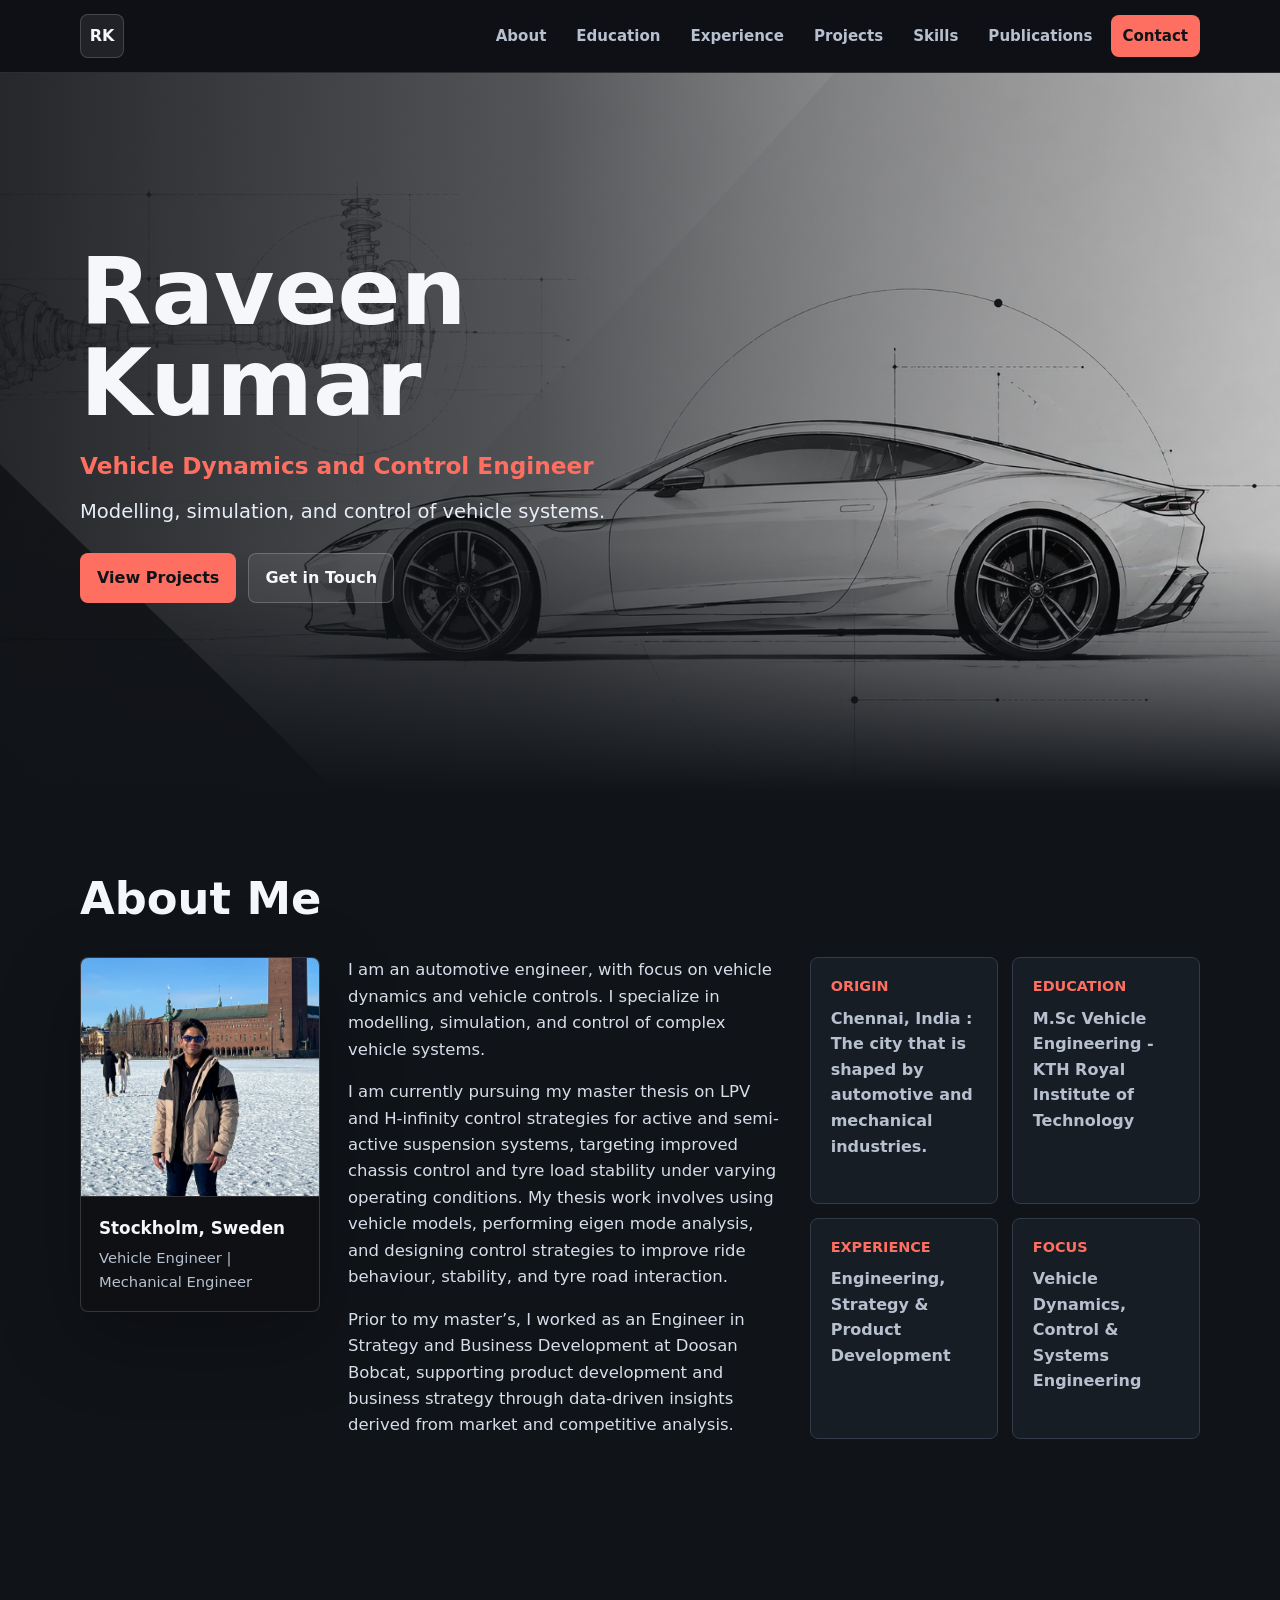
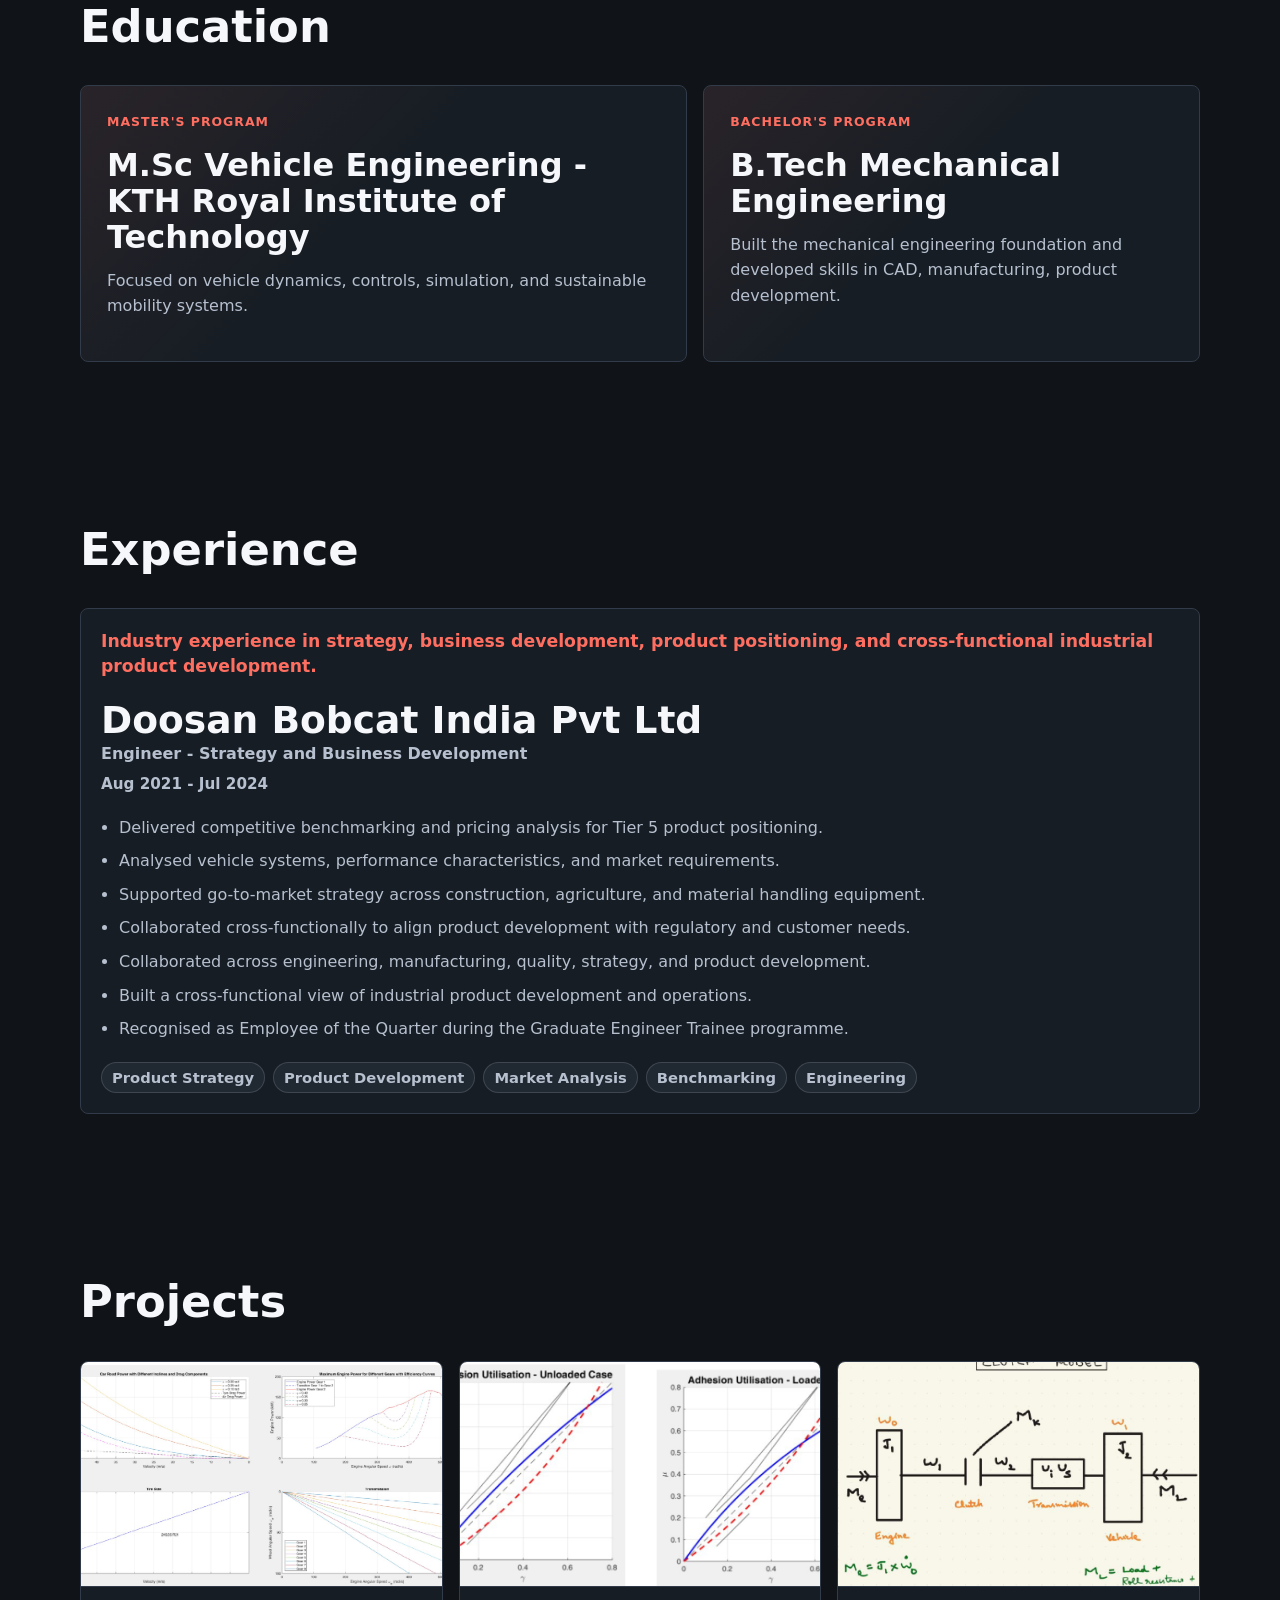
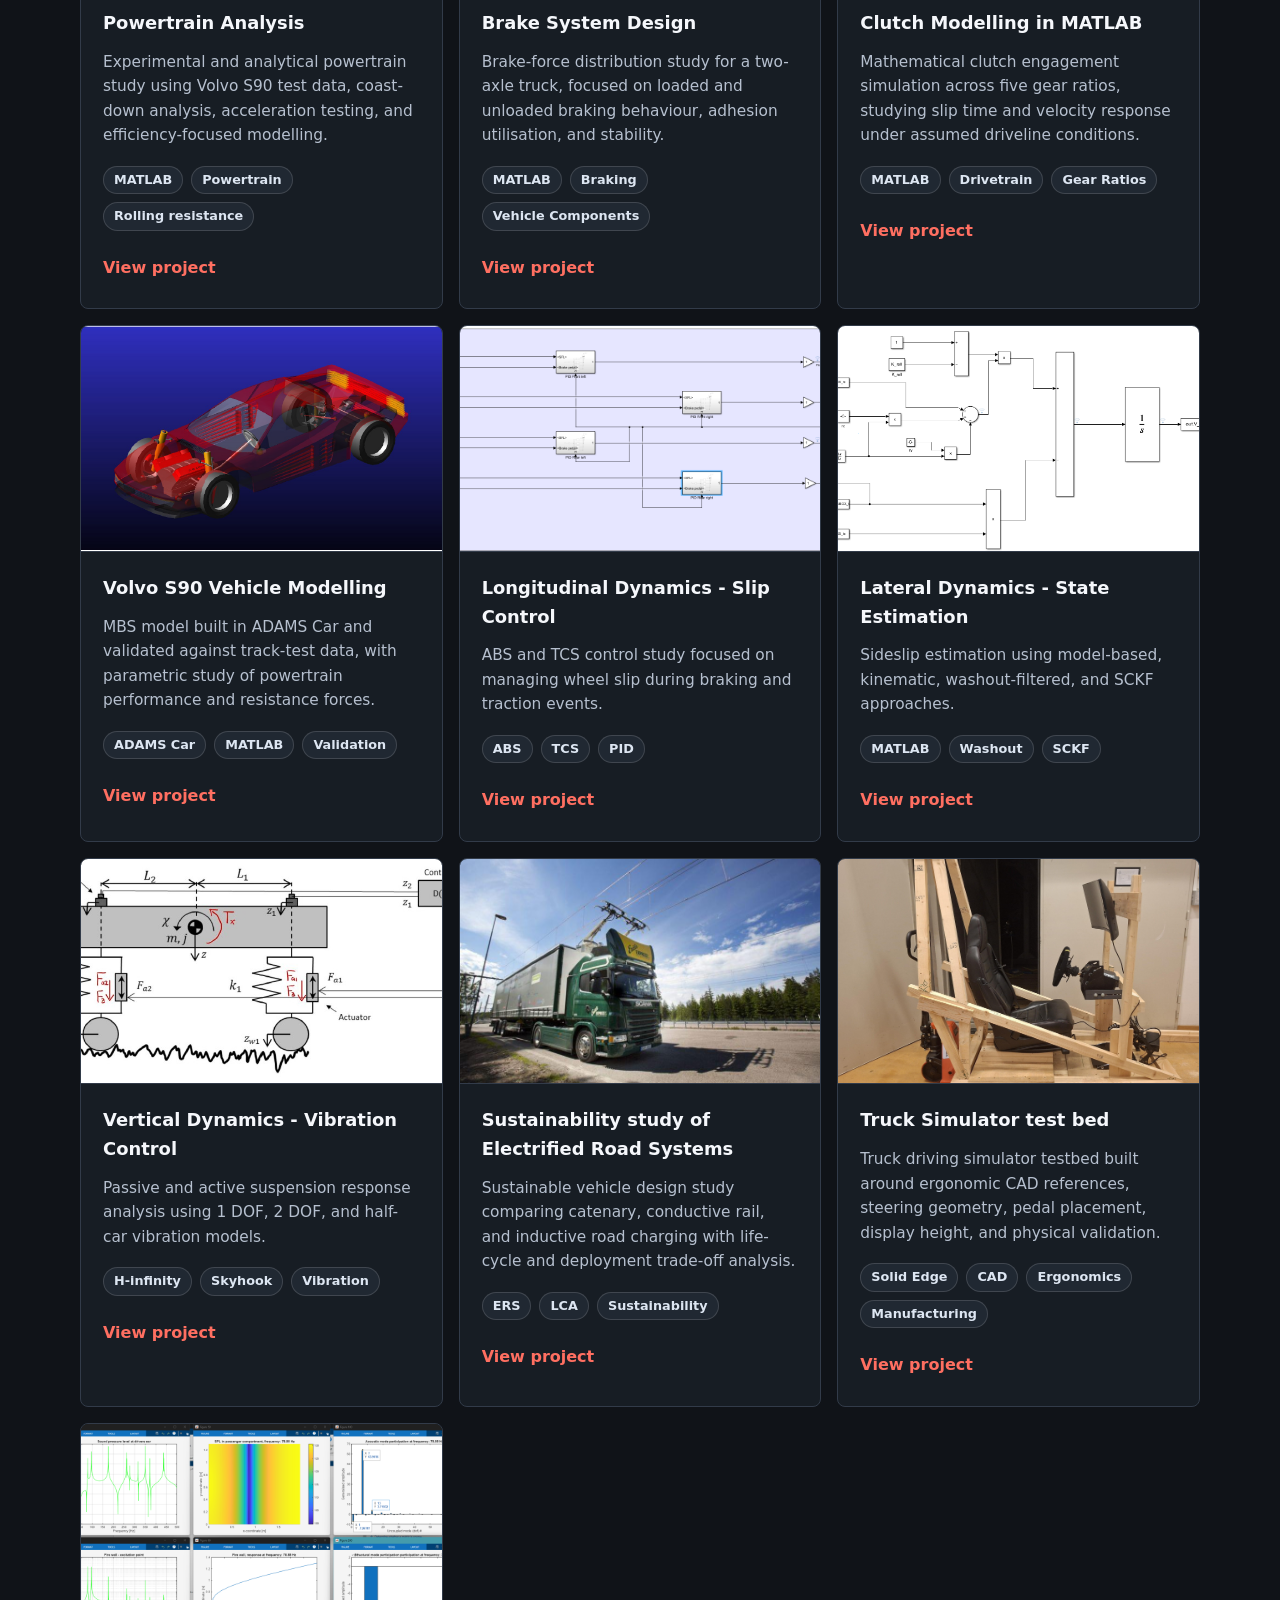
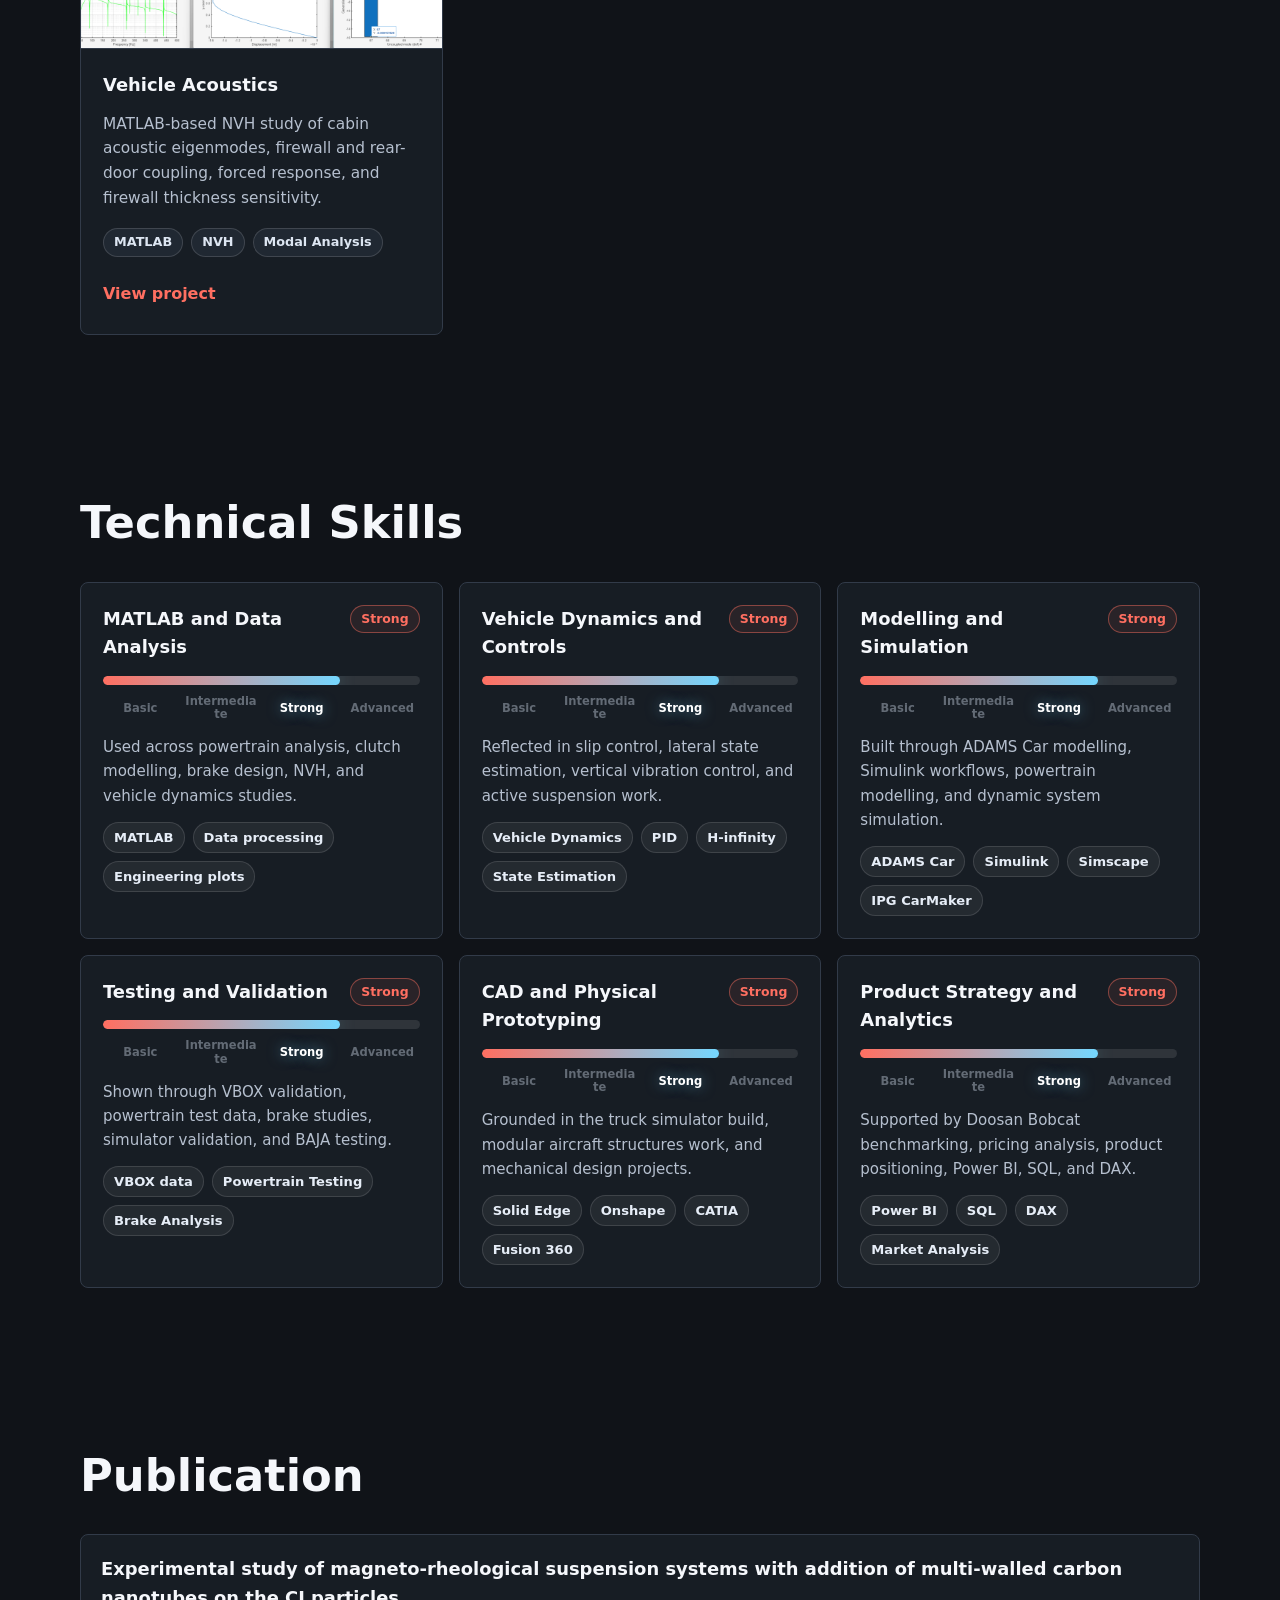
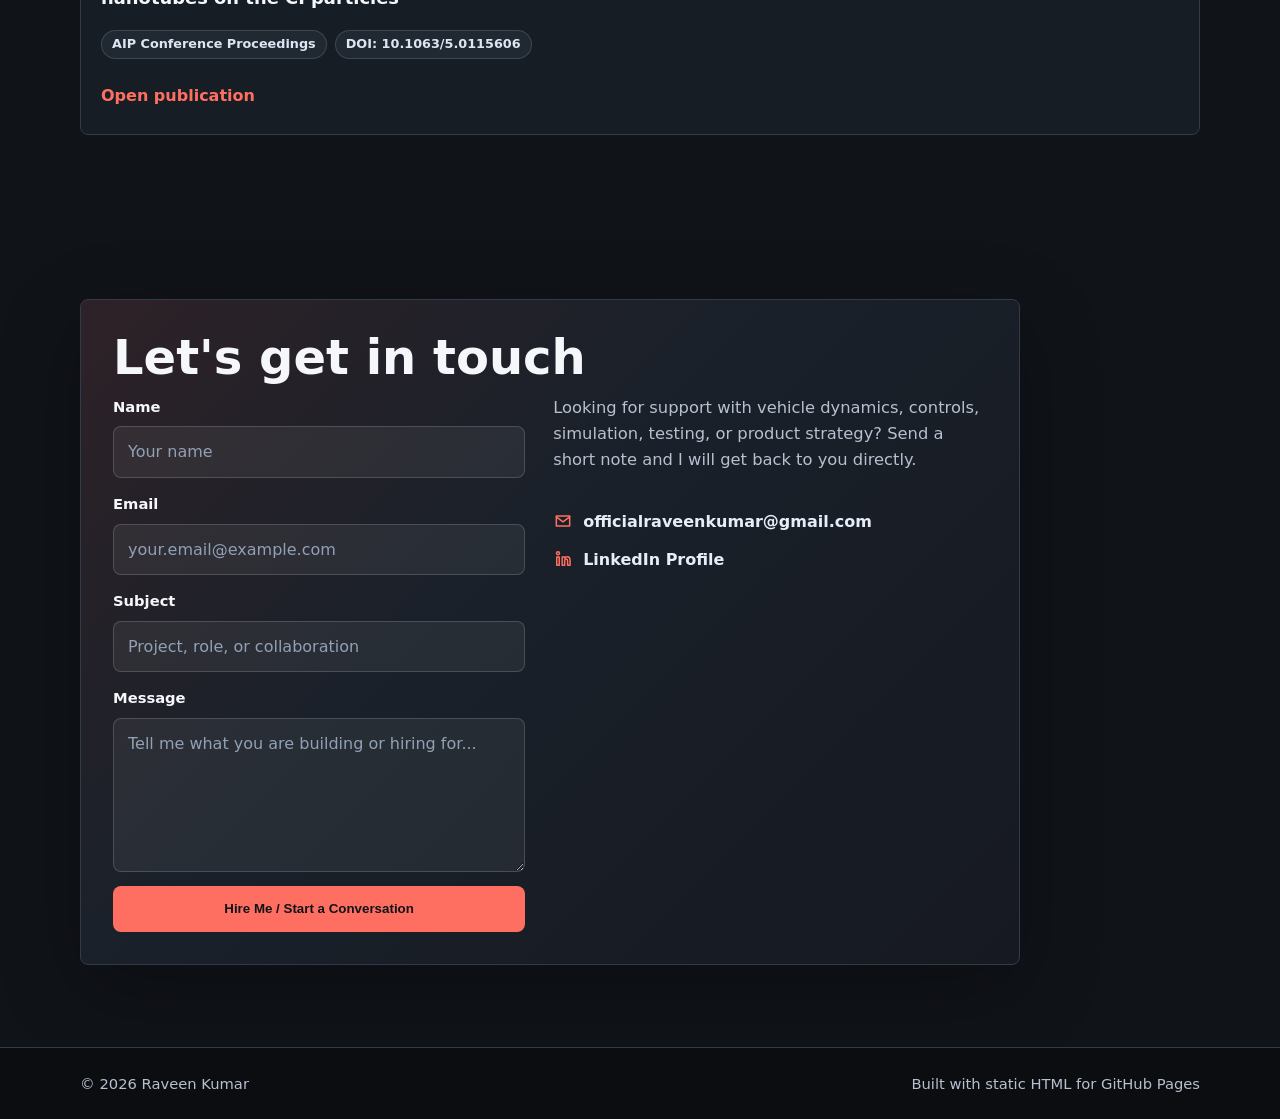
<file: index.html>
<!DOCTYPE html>
<html lang="en">
<head>
  <meta charset="UTF-8">
  <meta name="viewport" content="width=device-width, initial-scale=1.0">
  <meta name="description" content="Raveen Kumar - vehicle engineer, mechanical engineer, and automotive enthusiast.">
  <title>Raveen Kumar | Vehicle Engineer</title>
  <link rel="stylesheet" href="styles.css">
</head>
<body>
  <header class="site-header">
    <nav class="nav" aria-label="Main navigation">
      <a class="brand" href="#top" aria-label="Raveen Kumar home">RK</a>
      <div class="nav-links">
        <a href="#about">About</a>
        <a href="#education">Education</a>
        <a href="#experience">Experience</a>
        <a href="#projects">Projects</a>
        <a href="#skills">Skills</a>
        <a href="#publications">Publications</a>
        <a class="primary" href="#contact">Contact</a>
      </div>
    </nav>
  </header>

  <main id="top">
    <section class="hero" aria-labelledby="hero-title">
      <div class="hero-inner">
        <div>
          <h1 id="hero-title">Raveen Kumar</h1>
          <p class="hero-role">Vehicle Dynamics and Control Engineer</p>
          <p class="hero-copy">
            Modelling, simulation, and control of vehicle systems.
          </p>
          <div class="hero-actions">
            <a class="button primary" href="#projects">View Projects</a>
            <a class="button secondary" href="#contact">Get in Touch</a>
          </div>
        </div>
      </div>
    </section>

    <section id="about">
      <div class="section-inner">
        <div class="section-heading">
          <h2>About Me</h2>
        </div>

        <div class="about-grid">
          <aside class="profile-panel about-profile" aria-label="Profile summary">
            <img src="Raveen_image.jpeg" alt="Portrait of Raveen Kumar">
            <div class="profile-caption">
              <strong>Stockholm, Sweden</strong>
              <span>Vehicle Engineer | Mechanical Engineer</span>
            </div>
          </aside>

          <div class="about-copy">
            <p>
              I am an automotive engineer, with focus on vehicle dynamics and vehicle controls. I specialize in
              modelling, simulation, and control of complex vehicle systems.
            </p>
            <p>
              I am currently pursuing my master thesis on LPV and H-infinity control strategies for active and semi-active suspension
              systems, targeting improved chassis control and tyre load stability under varying operating conditions. 
              My thesis work involves using vehicle models, performing eigen mode analysis, and designing control strategies to improve ride behaviour, stability, and tyre road interaction.
            </p>
            <p>
              Prior to my master’s, I worked as an Engineer in Strategy and Business Development at Doosan Bobcat, supporting product development and business strategy through data-driven insights derived from market and competitive analysis.
            </p>
          </div>

          <div class="stat-grid" aria-label="Profile highlights">
            <div class="stat">
              <strong>Origin</strong>
              <span>Chennai, India : The city that is shaped by automotive and mechanical industries. </span>
            </div>
            <div class="stat">
              <strong>Education</strong>
              <span>M.Sc Vehicle Engineering - KTH Royal Institute of Technology</span>
            </div>
            <div class="stat">
              <strong>Experience</strong>
              <span>Engineering, Strategy & Product Development </span>
            </div>
            <div class="stat">
              <strong>Focus</strong>
              <span>Vehicle Dynamics, Control & Systems Engineering</span>
            </div>
          </div>
        </div>
      </div>
    </section>

    <section id="education">
      <div class="section-inner">
        <div class="section-heading">
          <h2>Education</h2>
        </div>

        <div class="education-grid">
          <article class="education-card">
            <p class="eyebrow">Master's Program</p>
            <h3>M.Sc Vehicle Engineering - KTH Royal Institute of Technology</h3>
            <p>
              Focused on vehicle dynamics, controls, simulation, and sustainable mobility systems.
            </p>            
          </article>

          <article class="education-card">
            <p class="eyebrow">Bachelor's Program</p>
            <h3>B.Tech Mechanical Engineering</h3>
            <p>
              Built the mechanical engineering foundation and developed skills in CAD,
              manufacturing, product development.
            </p>
          </article>
        </div>
      </div>
    </section>

    <section id="experience">
      <div class="section-inner">
        <div class="section-heading">
          <h2>Experience</h2>
        </div>

        <article class="timeline-card">
          <p class="experience-lead">
            Industry experience in strategy, business development, product positioning, and cross-functional
            industrial product development.
          </p>          
          <h3 class="employer-name">Doosan Bobcat India Pvt Ltd</h3>
          <p class="experience-role">Engineer - Strategy and Business Development</p>
          <p class="experience-meta">Aug 2021 - Jul 2024</p>
          <ul class="check-list">
            <li>Delivered competitive benchmarking and pricing analysis for Tier 5 product positioning.</li>
            <li>Analysed vehicle systems, performance characteristics, and market requirements.</li>
            <li>Supported go-to-market strategy across construction, agriculture, and material handling equipment.</li>
            <li>Collaborated cross-functionally to align product development with regulatory and customer needs.</li>
            <li>Collaborated across engineering, manufacturing, quality, strategy, and product development.</li>
            <li>Built a cross-functional view of industrial product development and operations.</li>
            <li>Recognised as Employee of the Quarter during the Graduate Engineer Trainee programme.</li>            
          </ul>
          <div class="tag-row">
            <span class="tag">Product Strategy</span>
            <span class="tag">Product Development</span>
            <span class="tag">Market Analysis</span>
            <span class="tag">Benchmarking</span>     
            <span class="tag">Engineering</span>
            
          </div>
        </article>
      </div>
    </section>

    <section id="projects">
      <div class="section-inner">
        <div class="section-heading">
          <h2>Projects</h2>
        </div>

        <div class="project-grid">

          <article class="project-card">
            <img src="Powertrain-diagram.png" alt="Warm automotive illustration background">
            <div class="project-body">
              <h3>Powertrain Analysis</h3>
              <p>
                Experimental and analytical powertrain study using Volvo S90 test data, coast-down analysis,
                acceleration testing, and efficiency-focused modelling.
              </p>
              <div class="tag-row">
                <span class="tag">MATLAB</span>
                <span class="tag">Powertrain</span>
                <span class="tag">Rolling resistance</span>
              </div>
              <a class="inline-link" href="projects/powertrain-analysis.html">View project</a>
            </div>
          </article>

          <article class="project-card">
            <img src="Adhesion-utilisation-1.png" alt="Night automotive illustration background">
            <div class="project-body">
              <h3>Brake System Design</h3>
              <p>
                Brake-force distribution study for a two-axle truck, focused on loaded and unloaded braking
                behaviour, adhesion utilisation, and stability.
              </p>
              <div class="tag-row">
                <span class="tag">MATLAB</span>
                <span class="tag">Braking</span>
                <span class="tag">Vehicle Components</span>
              </div>
              <a class="inline-link" href="projects/brake-system-design.html">View project</a>
            </div>
          </article>

          <article class="project-card">
            <img src="clutch-modelling.png" alt="Dusk automotive illustration background">
            <div class="project-body">
              <h3>Clutch Modelling in MATLAB</h3>
              <p>
                Mathematical clutch engagement simulation across five gear ratios, studying slip time and
                velocity response under assumed driveline conditions.
              </p>
              <div class="tag-row">
                <span class="tag">MATLAB</span>
                <span class="tag">Drivetrain</span>
                <span class="tag">Gear Ratios</span>
              </div>
              <a class="inline-link" href="projects/clutch-modelling.html">View project</a>
            </div>
          </article>

          <article class="project-card">
            <img src="FVA.png" alt="Warm automotive illustration background">
            <div class="project-body">
              <h3>Volvo S90 Vehicle Modelling</h3>
              <p>
                MBS model built in ADAMS Car and validated against track-test data, with parametric study of
                powertrain performance and resistance forces.
              </p>
              <div class="tag-row">
                <span class="tag">ADAMS Car</span>
                <span class="tag">MATLAB</span>
                <span class="tag">Validation</span>
              </div>
              <a class="inline-link" href="projects/volvo-s90-modelling.html">View project</a>
            </div>
          </article>        

          <article class="project-card">
            <img src="longitudinal-hero.png" alt="Night automotive illustration background">
            <div class="project-body">
              <h3>Longitudinal Dynamics - Slip Control</h3>
              <p>
                ABS and TCS control study focused on managing wheel slip during braking and traction events.
              </p>
              <div class="tag-row">
                <span class="tag">ABS</span>
                <span class="tag">TCS</span>
                <span class="tag">PID</span>
              </div>
              <a class="inline-link" href="projects/slip-control.html">View project</a>
            </div>
          </article>          

          <article class="project-card">
            <img src="lateral-hero.png" alt="Automotive illustration background">
            <div class="project-body">
              <h3>Lateral Dynamics - State Estimation</h3>
              <p>
                Sideslip estimation using model-based, kinematic, washout-filtered, and SCKF approaches.
              </p>
              <div class="tag-row">
                <span class="tag">MATLAB</span>
                <span class="tag">Washout</span>
                <span class="tag">SCKF</span>
              </div>
              <a class="inline-link" href="projects/lateral-state-estimation.html">View project</a>
            </div>
          </article>        

          <article class="project-card">
            <img src="vertical-hero.jpg" alt="Dusk automotive illustration background">
            <div class="project-body">
              <h3>Vertical Dynamics - Vibration Control</h3>
              <p>
                Passive and active suspension response analysis using 1 DOF, 2 DOF, and half-car vibration models.
              </p>
              <div class="tag-row">
                <span class="tag">H-infinity</span>
                <span class="tag">Skyhook</span>
                <span class="tag">Vibration</span>
              </div>
              <a class="inline-link" href="projects/vertical-vibration-control.html">View project</a>
            </div>
          </article>

          <article class="project-card">
            <img src="Project%20files/Electrified-road-systems/ers-catenary-road.jpg" alt="Electric truck connected to an overhead road charging system">
            <div class="project-body">
              <h3>Sustainability study of Electrified Road Systems</h3>
              <p>
                Sustainable vehicle design study comparing catenary, conductive rail, and inductive road
                charging with life-cycle and deployment trade-off analysis.
              </p>
              <div class="tag-row">
                <span class="tag">ERS</span>
                <span class="tag">LCA</span>
                <span class="tag">Sustainability</span>
              </div>
              <a class="inline-link" href="projects/electrified-road-systems.html">View project</a>
            </div>
          </article>

          <article class="project-card">
            <img src="Project%20files/Truck-simulator/truck-simulator-testbed.jpg" alt="Wooden truck simulator testbed with seat, steering wheel, pedals, and display">
            <div class="project-body">
              <h3>Truck Simulator test bed</h3>
              <p>
                Truck driving simulator testbed built around ergonomic CAD references, steering geometry,
                pedal placement, display height, and physical validation.
              </p>
              <div class="tag-row">
                <span class="tag">Solid Edge</span>
                <span class="tag">CAD</span>
                <span class="tag">Ergonomics</span>
                <span class="tag">Manufacturing</span>
              </div>
              <a class="inline-link" href="projects/truck-simulator.html">View project</a>
            </div>
          </article>

          <article class="project-card">
            <img src="Project%20files/Vehicle-acoustics/vehicle-acoustics-spl.png" alt="Vehicle acoustics SPL and modal participation plots">
            <div class="project-body">
              <h3>Vehicle Acoustics</h3>
              <p>
                MATLAB-based NVH study of cabin acoustic eigenmodes, firewall and rear-door coupling,
                forced response, and firewall thickness sensitivity.
              </p>
              <div class="tag-row">
                <span class="tag">MATLAB</span>
                <span class="tag">NVH</span>
                <span class="tag">Modal Analysis</span>
              </div>
              <a class="inline-link" href="projects/vehicle-acoustics.html">View project</a>
            </div>
          </article>

          
        </div>
      </div>
    </section>

    <section id="skills">
      <div class="section-inner">
        <div class="section-heading">
          <h2>Technical Skills</h2>
        </div>

        <div class="skill-grid">
          <article class="skill-card proficiency-card">
            <div class="skill-header">
              <h3>MATLAB and Data Analysis</h3>
              <span class="skill-level">Strong</span>
            </div>
            <div class="proficiency-meter level-strong" aria-label="MATLAB and data analysis proficiency: Strong">
              <div class="proficiency-track" aria-hidden="true">
                <span class="proficiency-fill"></span>
              </div>
              <div class="proficiency-labels" aria-hidden="true">
                <span>Basic</span>
                <span>Intermediate</span>
                <span class="is-active">Strong</span>
                <span>Advanced</span>
              </div>
            </div>
            <p class="skill-evidence">Used across powertrain analysis, clutch modelling, brake design, NVH, and vehicle dynamics studies.</p>
            <div class="chip-group">
              <span class="skill-chip">MATLAB</span>
              <span class="skill-chip">Data processing</span>
              <span class="skill-chip">Engineering plots</span>
            </div>
          </article>

          <article class="skill-card proficiency-card">
            <div class="skill-header">
              <h3>Vehicle Dynamics and Controls</h3>
              <span class="skill-level">Strong</span>
            </div>
            <div class="proficiency-meter level-strong" aria-label="Vehicle dynamics and controls proficiency: Strong">
              <div class="proficiency-track" aria-hidden="true">
                <span class="proficiency-fill"></span>
              </div>
              <div class="proficiency-labels" aria-hidden="true">
                <span>Basic</span>
                <span>Intermediate</span>
                <span class="is-active">Strong</span>
                <span>Advanced</span>
              </div>
            </div>
            <p class="skill-evidence">Reflected in slip control, lateral state estimation, vertical vibration control, and active suspension work.</p>
            <div class="chip-group">
              <span class="skill-chip">Vehicle Dynamics</span>
              <span class="skill-chip">PID</span>
              <span class="skill-chip">H-infinity</span>
              <span class="skill-chip">State Estimation</span>
            </div>
          </article>

          <article class="skill-card proficiency-card">
            <div class="skill-header">
              <h3>Modelling and Simulation</h3>
              <span class="skill-level">Strong</span>
            </div>
            <div class="proficiency-meter level-strong" aria-label="Modelling and simulation proficiency: Strong">
              <div class="proficiency-track" aria-hidden="true">
                <span class="proficiency-fill"></span>
              </div>
              <div class="proficiency-labels" aria-hidden="true">
                <span>Basic</span>
                <span>Intermediate</span>
                <span class="is-active">Strong</span>
                <span>Advanced</span>
              </div>
            </div>
            <p class="skill-evidence">Built through ADAMS Car modelling, Simulink workflows, powertrain modelling, and dynamic system simulation.</p>
            <div class="chip-group">
              <span class="skill-chip">ADAMS Car</span>
              <span class="skill-chip">Simulink</span>
              <span class="skill-chip">Simscape</span>
              <span class="skill-chip">IPG CarMaker</span>
            </div>
          </article>

          <article class="skill-card proficiency-card">
            <div class="skill-header">
              <h3>Testing and Validation</h3>
              <span class="skill-level">Strong</span>
            </div>
            <div class="proficiency-meter level-strong" aria-label="Testing and validation proficiency: Strong">
              <div class="proficiency-track" aria-hidden="true">
                <span class="proficiency-fill"></span>
              </div>
              <div class="proficiency-labels" aria-hidden="true">
                <span>Basic</span>
                <span>Intermediate</span>
                <span class="is-active">Strong</span>
                <span>Advanced</span>
              </div>
            </div>
            <p class="skill-evidence">Shown through VBOX validation, powertrain test data, brake studies, simulator validation, and BAJA testing.</p>
            <div class="chip-group">
              <span class="skill-chip">VBOX data</span>
              <span class="skill-chip">Powertrain Testing</span>
              <span class="skill-chip">Brake Analysis</span>
            </div>
          </article>

          <article class="skill-card proficiency-card">
            <div class="skill-header">
              <h3>CAD and Physical Prototyping</h3>
              <span class="skill-level">Strong</span>
            </div>
            <div class="proficiency-meter level-strong" aria-label="CAD and physical prototyping proficiency: Strong">
              <div class="proficiency-track" aria-hidden="true">
                <span class="proficiency-fill"></span>
              </div>
              <div class="proficiency-labels" aria-hidden="true">
                <span>Basic</span>
                <span>Intermediate</span>
                <span class="is-active">Strong</span>
                <span>Advanced</span>
              </div>
            </div>
            <p class="skill-evidence">Grounded in the truck simulator build, modular aircraft structures work, and mechanical design projects.</p>
            <div class="chip-group">
              <span class="skill-chip">Solid Edge</span>
              <span class="skill-chip">Onshape</span>
              <span class="skill-chip">CATIA</span>
              <span class="skill-chip">Fusion 360</span>
            </div>
          </article>

          <article class="skill-card proficiency-card">
            <div class="skill-header">
              <h3>Product Strategy and Analytics</h3>
              <span class="skill-level">Strong</span>
            </div>
            <div class="proficiency-meter level-strong" aria-label="Product strategy and analytics proficiency: Strong">
              <div class="proficiency-track" aria-hidden="true">
                <span class="proficiency-fill"></span>
              </div>
              <div class="proficiency-labels" aria-hidden="true">
                <span>Basic</span>
                <span>Intermediate</span>
                <span class="is-active">Strong</span>
                <span>Advanced</span>
              </div>
            </div>
            <p class="skill-evidence">Supported by Doosan Bobcat benchmarking, pricing analysis, product positioning, Power BI, SQL, and DAX.</p>
            <div class="chip-group">
              <span class="skill-chip">Power BI</span>
              <span class="skill-chip">SQL</span>
              <span class="skill-chip">DAX</span>
              <span class="skill-chip">Market Analysis</span>
            </div>
          </article>

        </div>
      </div>
    </section>

    <section id="publications">
      <div class="section-inner">
        <div class="section-heading">
          <h2>Publication</h2>
        </div>

        <article class="publication-card">
          <h3>
            Experimental study of magneto-rheological suspension systems with addition of multi-walled carbon
            nanotubes on the CI particles
          </h3>
          <div class="tag-row">
            <span class="tag">AIP Conference Proceedings</span>
            <span class="tag">DOI: 10.1063/5.0115606</span>
          </div>
          <a class="inline-link" href="https://doi.org/10.1063/5.0115606" target="_blank" rel="noreferrer">Open publication</a>
        </article>
      </div>
    </section>

    <section id="contact" class="contact">
      <div class="section-inner">
        <div class="contact-card">
          <h2>Let's get in touch</h2>
          <div class="contact-layout">
            <form class="contact-form" id="contact-form" action="https://formspree.io/f/mqewoboe" method="POST">
              <label class="field">
                <span>Name</span>
                <input type="text" name="name" placeholder="Your name" required>
              </label>
              <label class="field">
                <span>Email</span>
                <input type="email" name="email" placeholder="your.email@example.com" required>
              </label>
              <label class="field">
                <span>Subject</span>
                <input type="text" name="subject" placeholder="Project, role, or collaboration" required>
              </label>
              <label class="field">
                <span>Message</span>
                <textarea name="message" rows="5" placeholder="Tell me what you are building or hiring for..." required></textarea>
              </label>
              <button class="button primary contact-submit" type="submit">Hire Me / Start a Conversation</button>
            </form>

            <div class="contact-copy">
              <p>
                Looking for support with vehicle dynamics, controls, simulation, testing, or product strategy?
                Send a short note and I will get back to you directly.
              </p>
              <div class="contact-list">
                <a class="contact-link" href="mailto:officialraveenkumar@gmail.com">
                  <svg class="contact-icon" viewBox="0 0 24 24" aria-hidden="true">
                    <path d="M4 6h16v12H4z"></path>
                    <path d="m4 7 8 6 8-6"></path>
                  </svg>
                  <span>officialraveenkumar@gmail.com</span>
                </a>
                <a class="contact-link" href="https://www.linkedin.com/in/raveenkumar08" target="_blank" rel="noreferrer">
                  <svg class="contact-icon" viewBox="0 0 24 24" aria-hidden="true">
                    <path d="M4.5 9.5h3v10h-3z"></path>
                    <path d="M6 6.8a1.8 1.8 0 1 0 0-3.6 1.8 1.8 0 0 0 0 3.6z"></path>
                    <path d="M11 9.5h2.9v1.4c.6-.9 1.6-1.7 3.1-1.7 2.3 0 3.5 1.5 3.5 4.4v5.9h-3v-5.3c0-1.5-.5-2.2-1.6-2.2-1.3 0-1.9.9-1.9 2.2v5.3h-3z"></path>
                  </svg>
                  <span>LinkedIn Profile</span>
                </a>
              </div>
            </div>
          </div>
        </div>
      </div>
    </section>
  </main>

  <footer class="footer">
    <div class="footer-inner">
      <span>&copy; 2026 Raveen Kumar</span>
      <span>Built with static HTML for GitHub Pages</span>
    </div>
  </footer>
  <script>
    const contactForm = document.getElementById("contact-form");

    if (contactForm) {
      contactForm.addEventListener("submit", (event) => {
        event.preventDefault();
        const formData = new FormData(contactForm);
        const name = (formData.get("name") || "").toString().trim();
        const email = (formData.get("email") || "").toString().trim();
        const subject = (formData.get("subject") || "").toString().trim();
        const message = (formData.get("message") || "").toString().trim();
        const body = [
          `Name: ${name}`,
          `Email: ${email}`,
          "",
          message
        ].join("\n");
        const mailto = `mailto:officialraveenkumar@gmail.com?subject=${encodeURIComponent(subject)}&body=${encodeURIComponent(body)}`;
        window.location.href = mailto;
      });
    }
  </script>
</body>
</html>
</file>
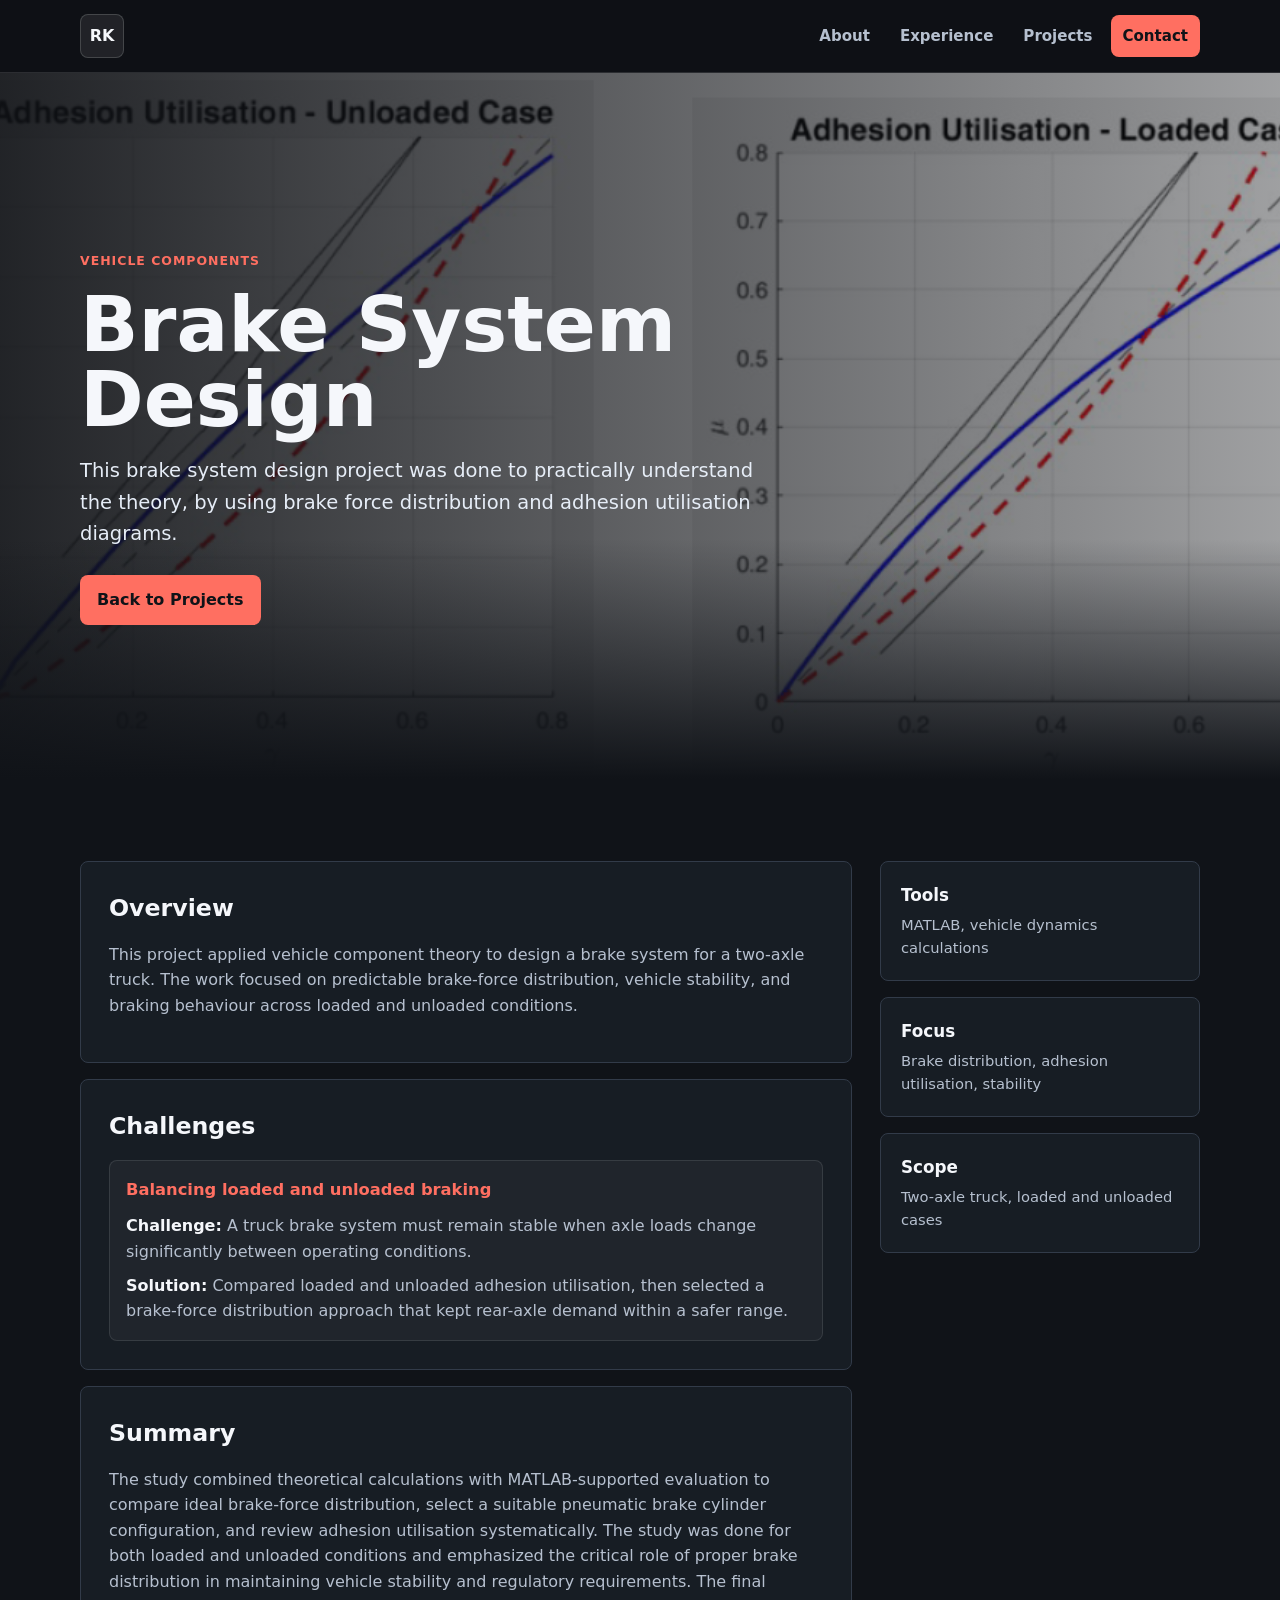
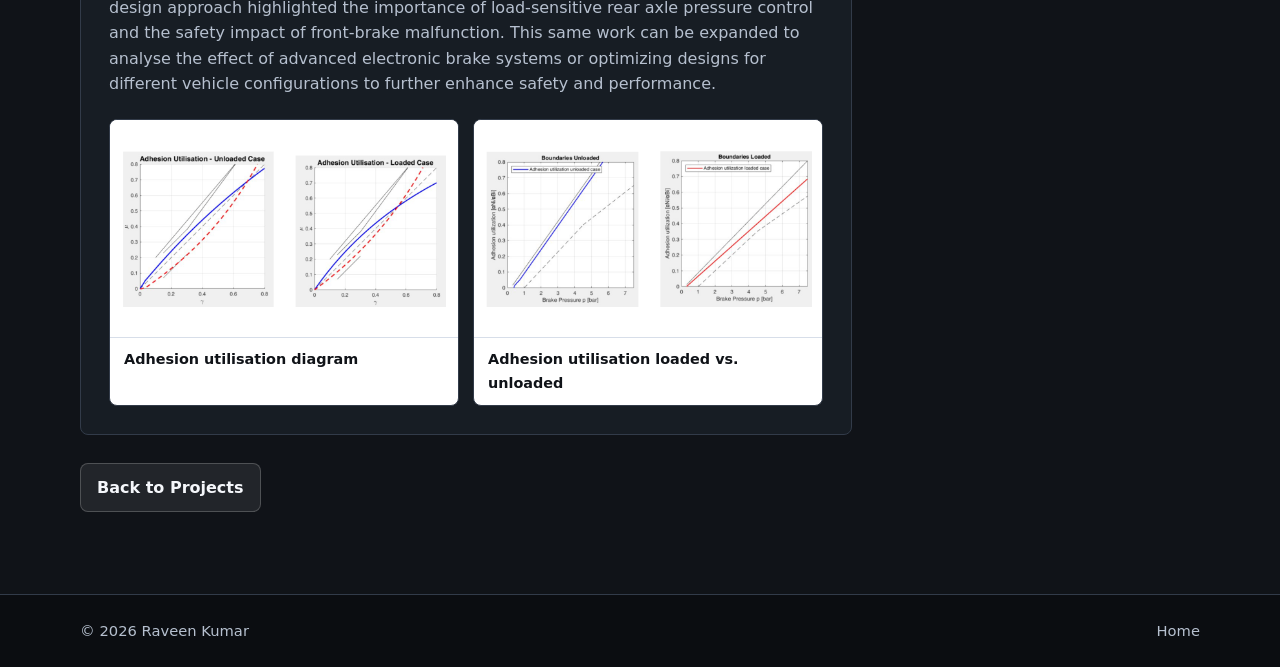
<file: projects/brake-system-design.html>
<!DOCTYPE html>
<html lang="en">
<head>
  <meta charset="UTF-8">
  <meta name="viewport" content="width=device-width, initial-scale=1.0">
  <meta name="description" content="Brake system design project by Raveen Kumar.">
  <title>Brake System Design | Raveen Kumar</title>
  <link rel="stylesheet" href="../styles.css">
</head>
<body>
  <header class="site-header">
    <nav class="nav" aria-label="Main navigation">
      <a class="brand" href="../index.html" aria-label="Raveen Kumar home">RK</a>
      <div class="nav-links">
        <a href="../index.html#about">About</a>
        <a href="../index.html#experience">Experience</a>
        <a href="../index.html#projects">Projects</a>
        <a class="primary" href="../index.html#contact">Contact</a>
      </div>
    </nav>
  </header>

  <main>
    <section class="page-hero project-image-brake">
      <div class="page-hero-inner">
        <p class="eyebrow">Vehicle Components</p>
        <h1>Brake System Design</h1>
        <p class="page-copy">
          This brake system design project was done to practically understand the theory, by using brake force distribution and adhesion utilisation diagrams.
        </p>
        <div class="page-actions">
          <a class="button primary" href="../index.html#projects">Back to Projects</a>
        </div>
      </div>
    </section>

    <section>
      <div class="section-inner project-layout">
        <div class="project-main">
          <article class="content-card">
            <h2>Overview</h2>
            <p>
              This project applied vehicle component theory to design a brake system for a two-axle truck.
              The work focused on predictable brake-force distribution, vehicle stability, and braking
              behaviour across loaded and unloaded conditions.
            </p>
          </article>

          <article class="content-card challenge-card">
            <h2>Challenges</h2>
            <div class="challenge-list">
              <div class="challenge-item">
                <h3>Balancing loaded and unloaded braking</h3>
                <p><strong>Challenge:</strong> A truck brake system must remain stable when axle loads change significantly between operating conditions.</p>
                <p><strong>Solution:</strong> Compared loaded and unloaded adhesion utilisation, then selected a brake-force distribution approach that kept rear-axle demand within a safer range.</p>
              </div>
            </div>
          </article>

          <article class="content-card">
            <h2>Summary</h2>
            <p>
              The study combined theoretical calculations with MATLAB-supported evaluation to compare ideal
              brake-force distribution, select a suitable pneumatic brake cylinder configuration, and review
              adhesion utilisation systematically. The study was done for both loaded and unloaded conditions and emphasized the critical role of proper brake distribution in maintaining vehicle stability and regulatory requirements.
              The final design approach highlighted the importance of load-sensitive
              rear axle pressure control and the safety impact of front-brake malfunction.
              This same work can be expanded to analyse the effect of advanced electronic brake systems or optimizing designs for different vehicle configurations to further enhance safety and performance.
            </p>

              <div class="brake-plot-grid" aria-label="Brake system design plots">
                <figure class="brake-plot">
                  <img src="../Project%20files/Brake-system-design/Adhesion-utilisation-1.png" alt="Adhesion utilisation diagram1">
                  <figcaption>Adhesion utilisation diagram</figcaption>
                </figure>
                <figure class="brake-plot">
                  <img src="../Project%20files/Brake-system-design/Adhesion-utilisation-2.png" alt="Adhesion utilisation diagram2">
                  <figcaption>Adhesion utilisation loaded vs. unloaded</figcaption>
                </figure>              
              </div>

          </article>
        </div>

      

        <aside class="project-sidebar">
          <div class="info-card">
            <strong>Tools</strong>
            <span>MATLAB, vehicle dynamics calculations</span>
          </div>
          <div class="info-card">
            <strong>Focus</strong>
            <span>Brake distribution, adhesion utilisation, stability</span>
          </div>
          <div class="info-card">
            <strong>Scope</strong>
            <span>Two-axle truck, loaded and unloaded cases</span>
          </div>
        </aside>
      </div>
      <div class="project-bottom-actions">
        <a class="button secondary" href="../index.html#projects">Back to Projects</a>
      </div>
    </section>
  </main>

  <footer class="footer">
    <div class="footer-inner">
      <span>&copy; 2026 Raveen Kumar</span>
      <span><a href="../index.html">Home</a></span>
    </div>
  </footer>
</body>
</html>
</file>
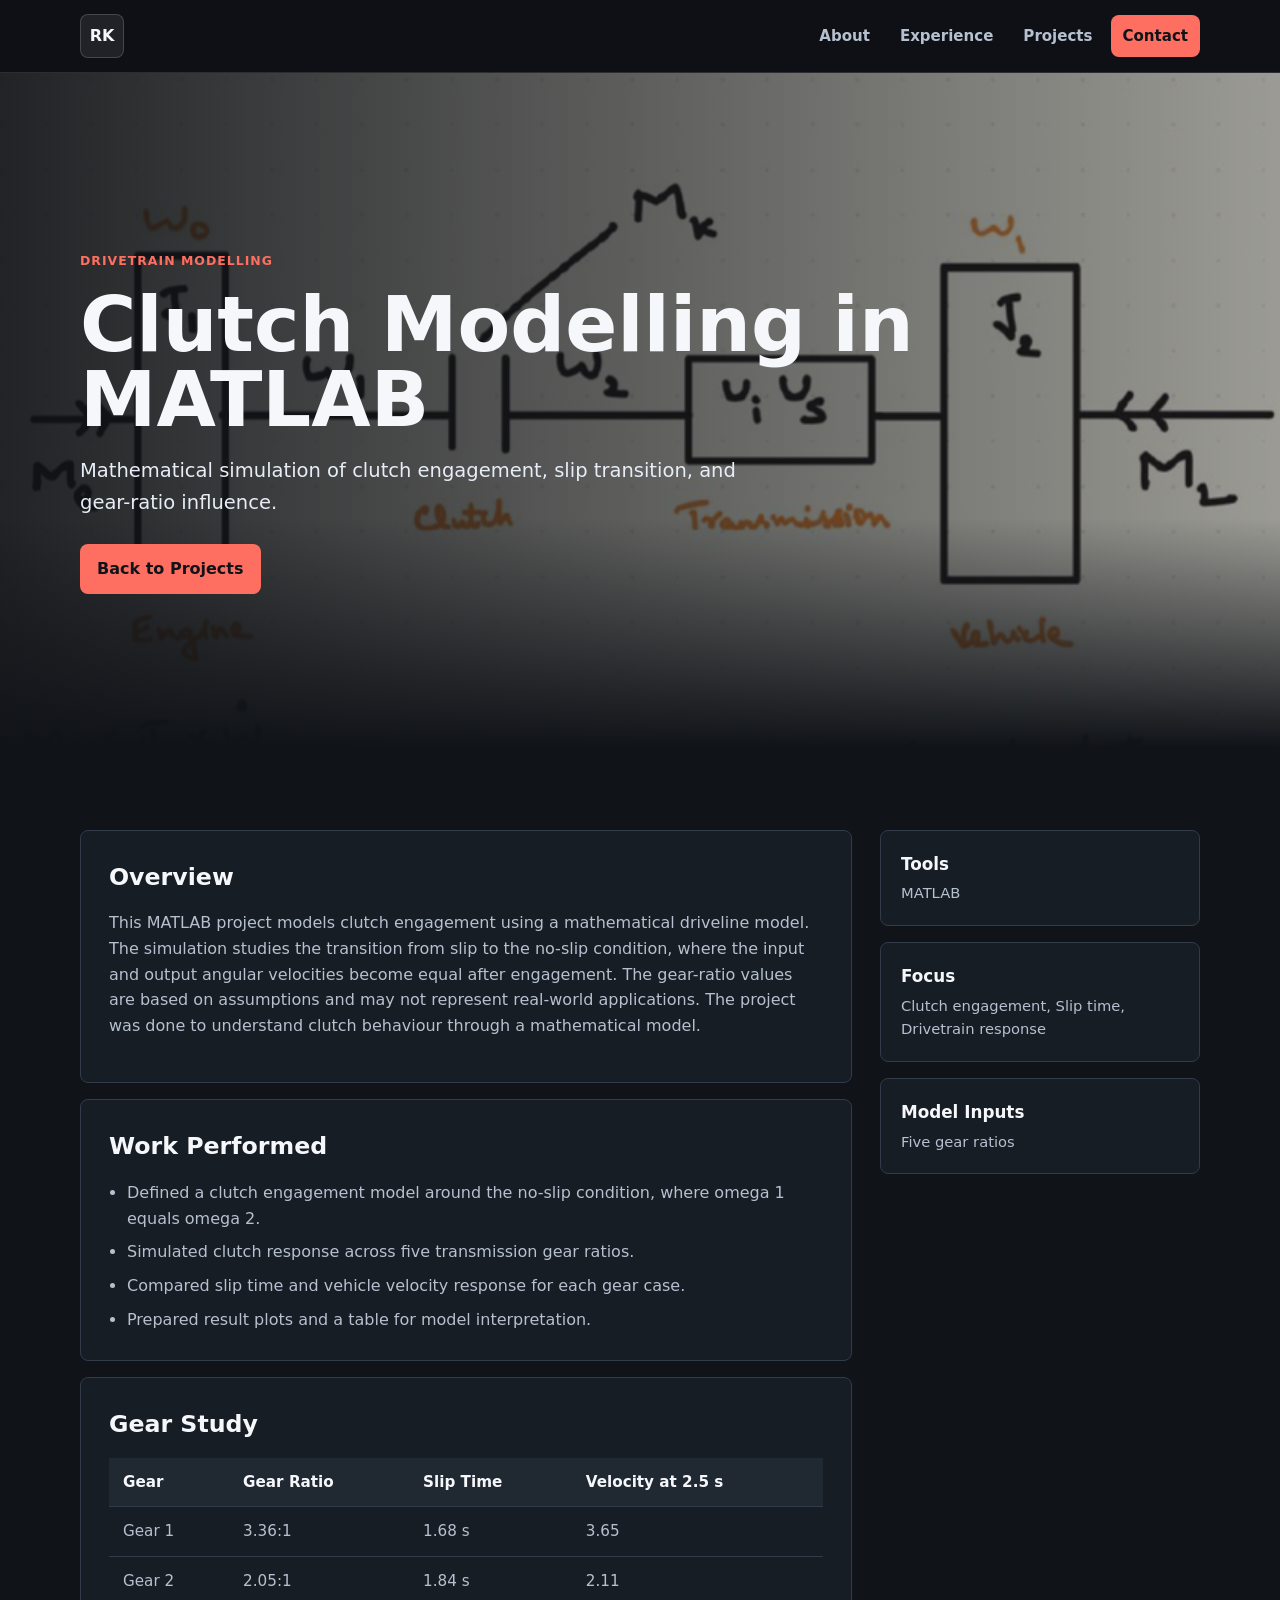
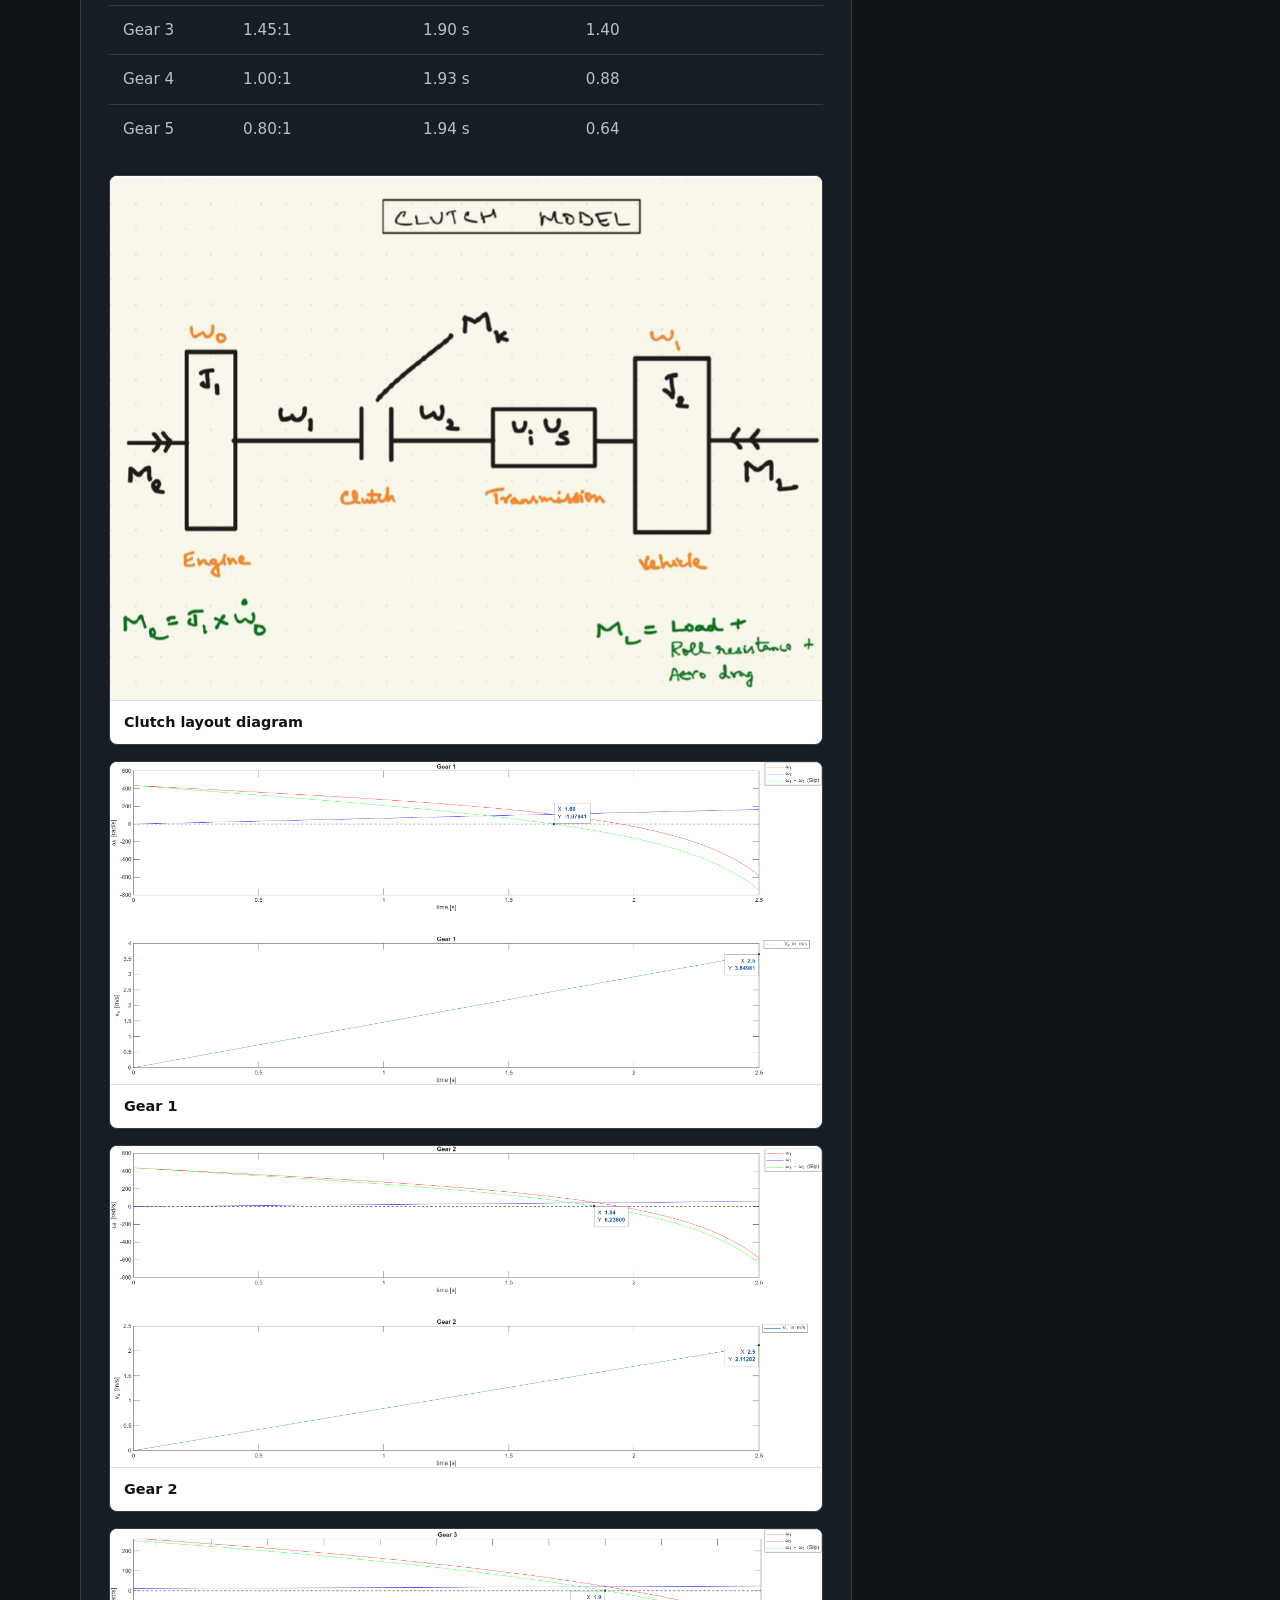
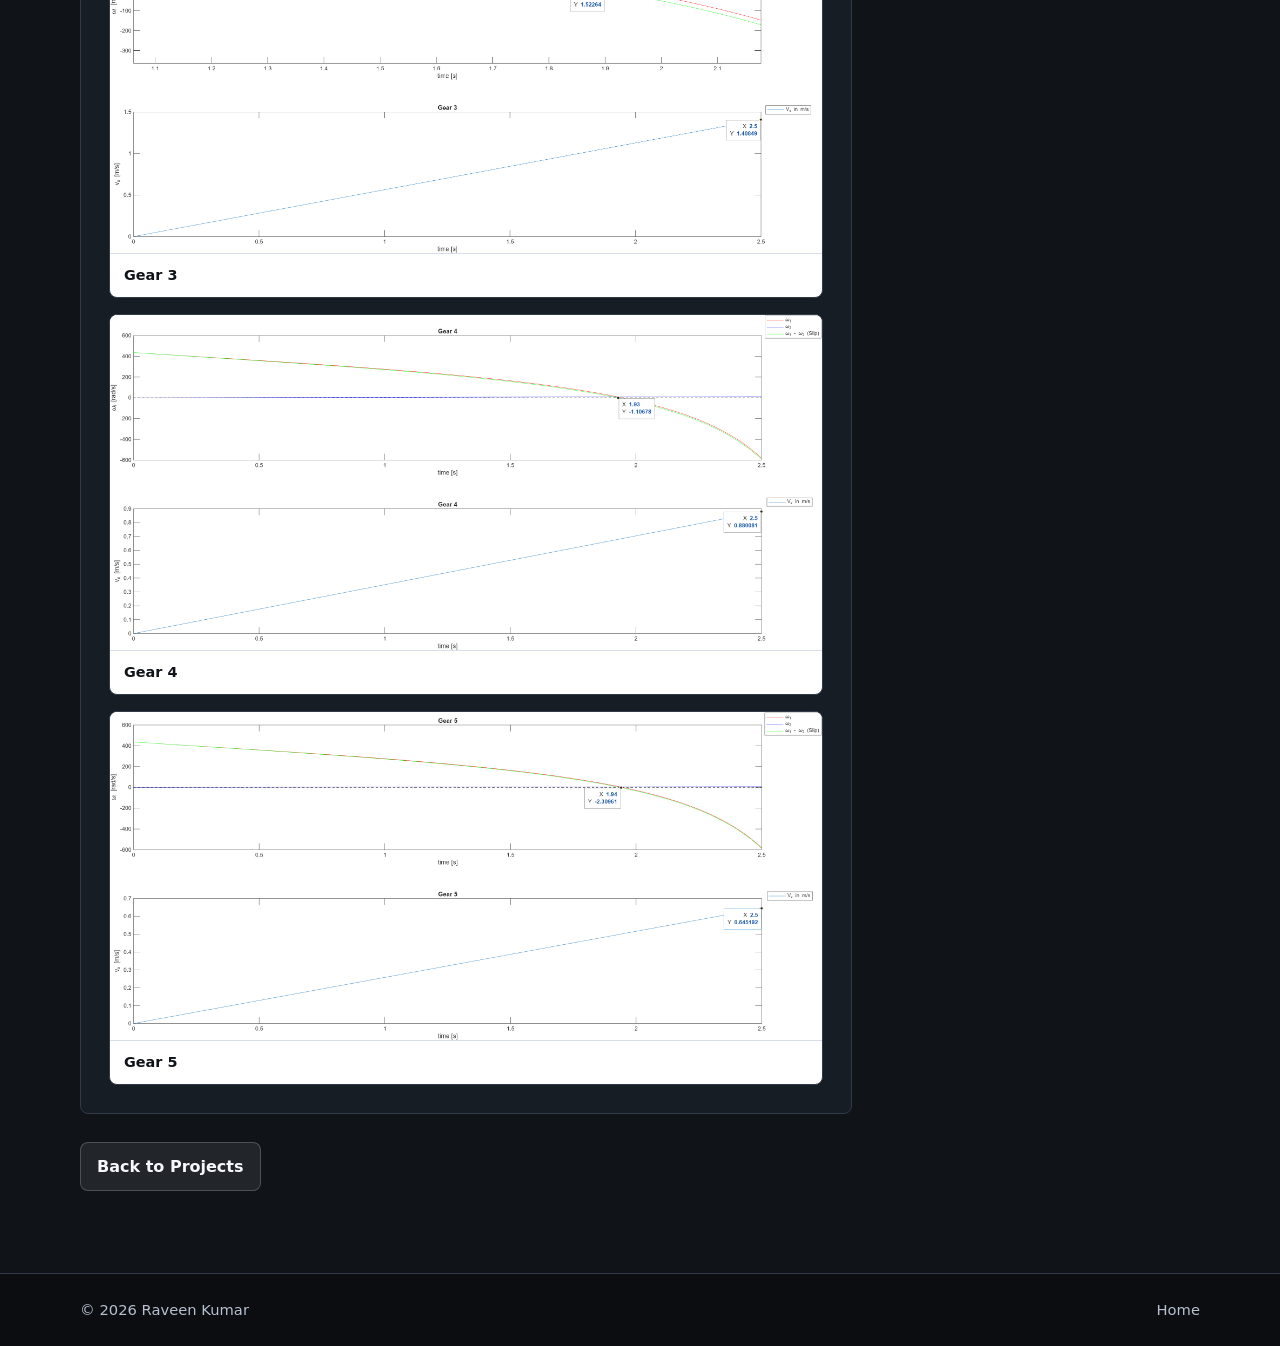
<file: projects/clutch-modelling.html>
<!DOCTYPE html>
<html lang="en">
<head>
  <meta charset="UTF-8">
  <meta name="viewport" content="width=device-width, initial-scale=1.0">
  <meta name="description" content="MATLAB clutch modelling project by Raveen Kumar.">
  <title>Clutch Modelling in MATLAB | Raveen Kumar</title>
  <link rel="stylesheet" href="../styles.css">
</head>
<body>
  <header class="site-header">
    <nav class="nav" aria-label="Main navigation">
      <a class="brand" href="../index.html" aria-label="Raveen Kumar home">RK</a>
      <div class="nav-links">
        <a href="../index.html#about">About</a>
        <a href="../index.html#experience">Experience</a>
        <a href="../index.html#projects">Projects</a>
        <a class="primary" href="../index.html#contact">Contact</a>
      </div>
    </nav>
  </header>

  <main>
    <section class="page-hero project-image-clutch">
      <div class="page-hero-inner">
        <p class="eyebrow">Drivetrain Modelling</p>
        <h1>Clutch Modelling in MATLAB</h1>
        <p class="page-copy">
          Mathematical simulation of clutch engagement, slip transition, and gear-ratio influence.
        </p>
        <div class="page-actions">
          <a class="button primary" href="../index.html#projects">Back to Projects</a>
        </div>
      </div>
    </section>

    <section>
      <div class="section-inner project-layout">
        <div class="project-main">
          <article class="content-card">
            <h2>Overview</h2>
            <p>
              This MATLAB project models clutch engagement using a mathematical driveline model. The simulation
              studies the transition from slip to the no-slip condition, where the input and output angular
              velocities become equal after engagement. The gear-ratio values are based on assumptions and may not represent real-world
              applications. The project was done to understand clutch
              behaviour through a mathematical model.
            </p>
          </article>

          <article class="content-card">
            <h2>Work Performed</h2>
            <ul class="check-list">
              <li>Defined a clutch engagement model around the no-slip condition, where omega 1 equals omega 2.</li>
              <li>Simulated clutch response across five transmission gear ratios.</li>
              <li>Compared slip time and vehicle velocity response for each gear case.</li>
              <li>Prepared result plots and a table for model interpretation.</li>
            </ul>
          </article>

          <article class="content-card">
            <h2>Gear Study</h2>
            <div class="table-wrap">
              <table class="project-table">
                <thead>
                  <tr>
                    <th>Gear</th>
                    <th>Gear Ratio</th>
                    <th>Slip Time</th>
                    <th>Velocity at 2.5 s</th>
                  </tr>
                </thead>
                <tbody>
                  <tr>
                    <td>Gear 1</td>
                    <td>3.36:1</td>
                    <td>1.68 s</td>
                    <td>3.65</td>
                  </tr>
                  <tr>
                    <td>Gear 2</td>
                    <td>2.05:1</td>
                    <td>1.84 s</td>
                    <td>2.11</td>
                  </tr>
                  <tr>
                    <td>Gear 3</td>
                    <td>1.45:1</td>
                    <td>1.90 s</td>
                    <td>1.40</td>
                  </tr>
                  <tr>
                    <td>Gear 4</td>
                    <td>1.00:1</td>
                    <td>1.93 s</td>
                    <td>0.88</td>
                  </tr>
                  <tr>
                    <td>Gear 5</td>
                    <td>0.80:1</td>
                    <td>1.94 s</td>
                    <td>0.64</td>
                  </tr>
                </tbody>
              </table>
            </div>
            <div class="gear-plot-grid" aria-label="Gear simulation plots">
              <figure class="gear-plot">
                <img src="../Project%20files/Clutch-modelling/clutch-modelling.png" alt="Clutch layout diagram">
                <figcaption>Clutch layout diagram</figcaption>
              </figure>
              <figure class="gear-plot">
                <img src="../Project%20files/Clutch-modelling/Gear1.png" alt="Clutch simulation result plot for gear 1">
                <figcaption>Gear 1</figcaption>
              </figure>
              <figure class="gear-plot">
                <img src="../Project%20files/Clutch-modelling/Gear2.png" alt="Clutch simulation result plot for gear 2">
                <figcaption>Gear 2</figcaption>
              </figure>
              <figure class="gear-plot">
                <img src="../Project%20files/Clutch-modelling/Gear3.png" alt="Clutch simulation result plot for gear 3">
                <figcaption>Gear 3</figcaption>
              </figure>
              <figure class="gear-plot">
                <img src="../Project%20files/Clutch-modelling/Gear4.png" alt="Clutch simulation result plot for gear 4">
                <figcaption>Gear 4</figcaption>
              </figure>
              <figure class="gear-plot">
                <img src="../Project%20files/Clutch-modelling/Gear5.png" alt="Clutch simulation result plot for gear 5">
                <figcaption>Gear 5</figcaption>
              </figure>
            </div>
          </article>
        </div>

        <aside class="project-sidebar">
          <div class="info-card">
            <strong>Tools</strong>
            <span>MATLAB</span>
          </div>
          <div class="info-card">
            <strong>Focus</strong>
            <span>Clutch engagement, Slip time, Drivetrain response</span>
          </div>
          <div class="info-card">
            <strong>Model Inputs</strong>
            <span>Five gear ratios</span>
          </div>
        </aside>
      </div>
      <div class="project-bottom-actions">
        <a class="button secondary" href="../index.html#projects">Back to Projects</a>
      </div>
    </section>
  </main>

  <footer class="footer">
    <div class="footer-inner">
      <span>&copy; 2026 Raveen Kumar</span>
      <span><a href="../index.html">Home</a></span>
    </div>
  </footer>
</body>
</html>
</file>
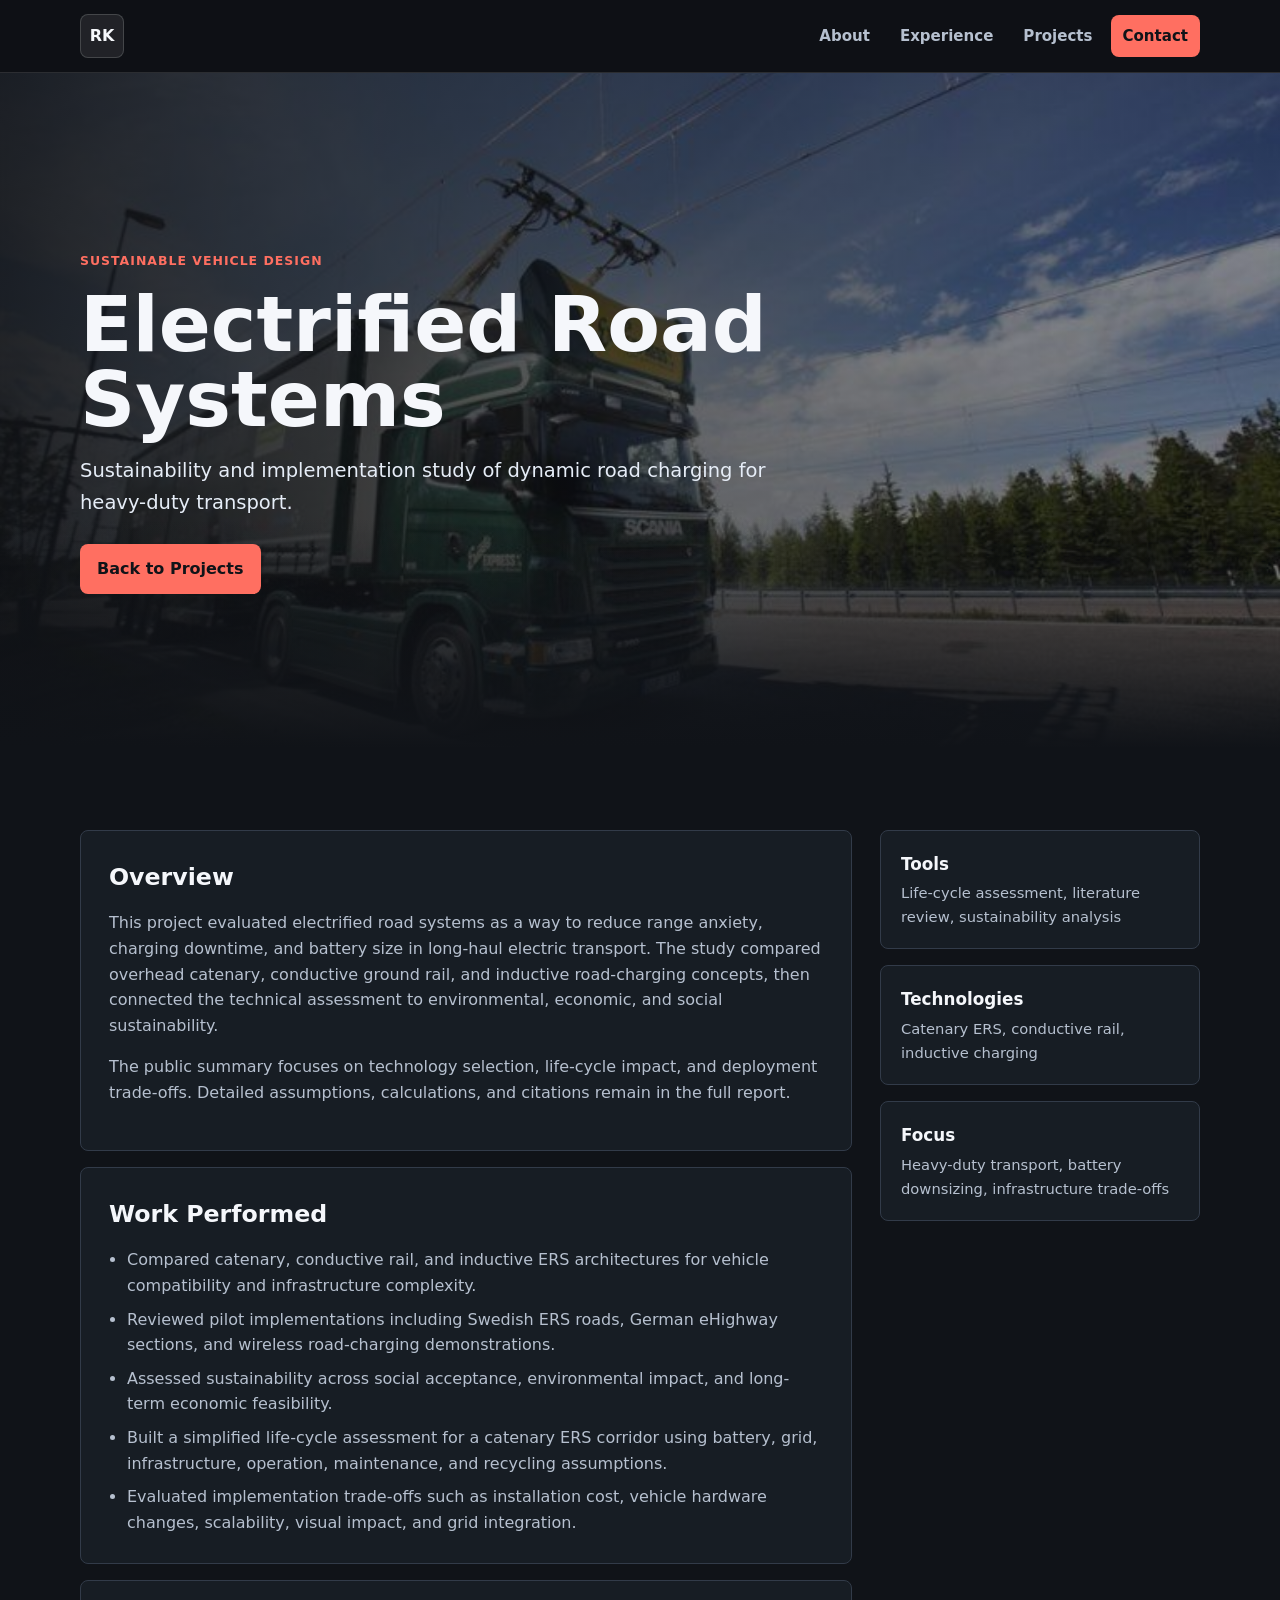
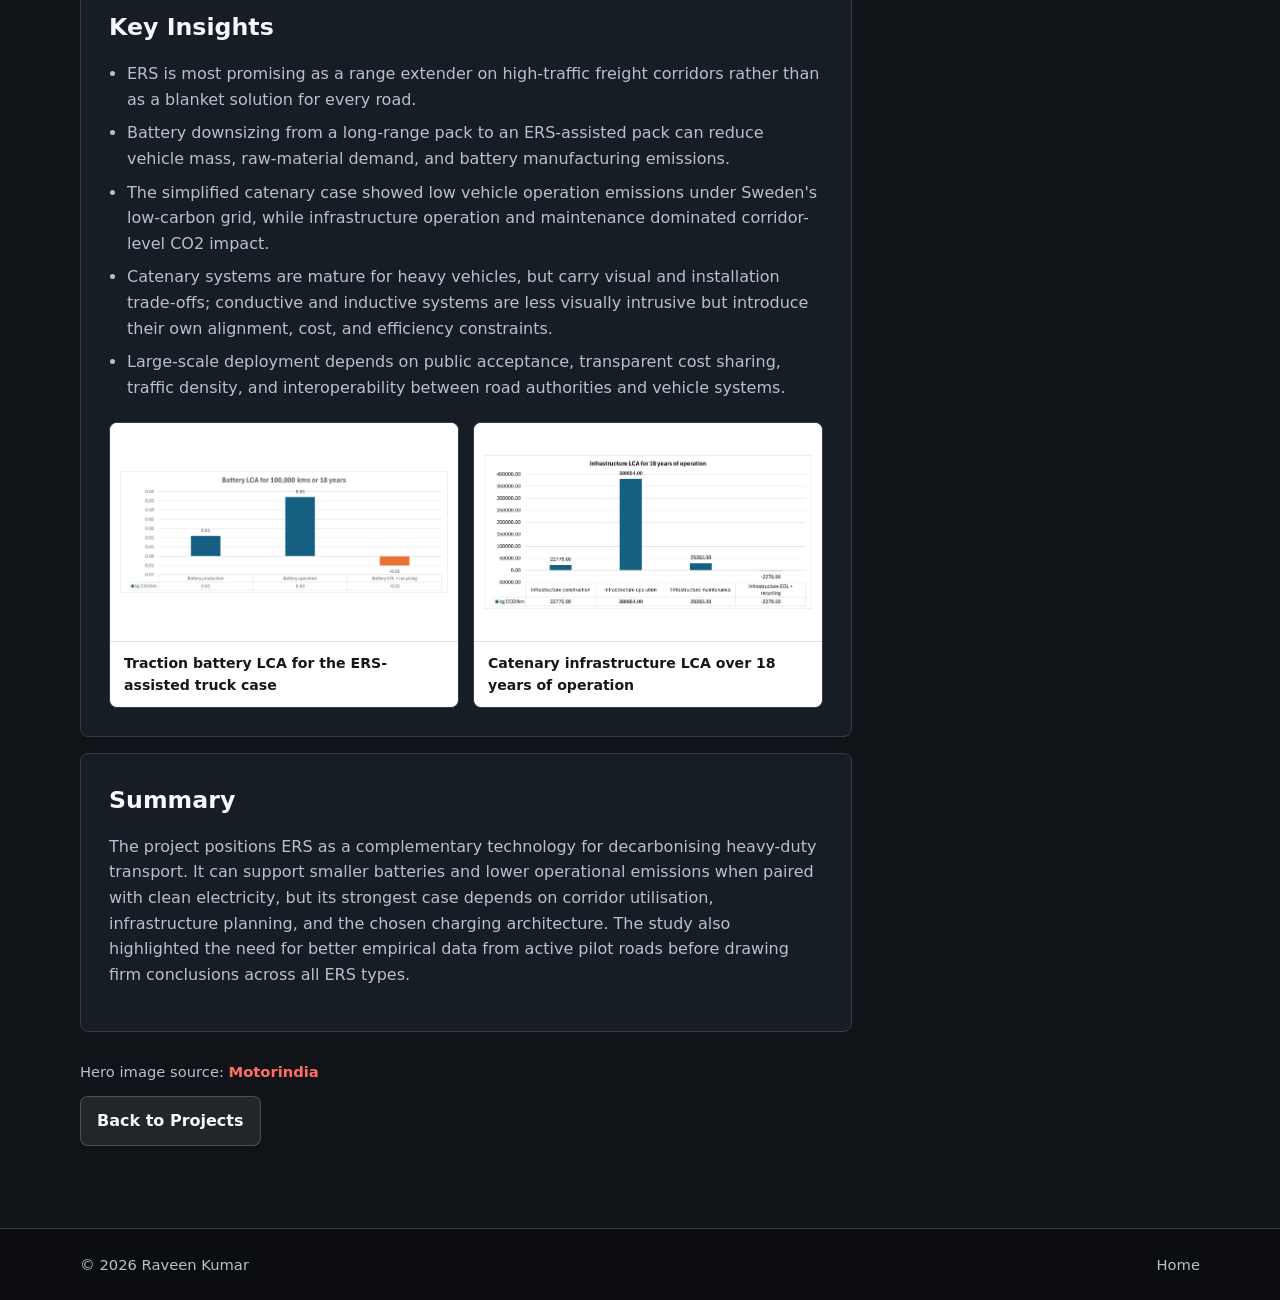
<file: projects/electrified-road-systems.html>
<!DOCTYPE html>
<html lang="en">
<head>
  <meta charset="UTF-8">
  <meta name="viewport" content="width=device-width, initial-scale=1.0">
  <meta name="description" content="Electrified road systems sustainable vehicle design project by Raveen Kumar.">
  <title>Electrified Road Systems | Raveen Kumar</title>
  <link rel="stylesheet" href="../styles.css">
</head>
<body>
  <header class="site-header">
    <nav class="nav" aria-label="Main navigation">
      <a class="brand" href="../index.html" aria-label="Raveen Kumar home">RK</a>
      <div class="nav-links">
        <a href="../index.html#about">About</a>
        <a href="../index.html#experience">Experience</a>
        <a href="../index.html#projects">Projects</a>
        <a class="primary" href="../index.html#contact">Contact</a>
      </div>
    </nav>
  </header>

  <main>
    <section class="page-hero project-image-ers">
      <div class="page-hero-inner">
        <p class="eyebrow">Sustainable Vehicle Design</p>
        <h1>Electrified Road Systems</h1>
        <p class="page-copy">
          Sustainability and implementation study of dynamic road charging for heavy-duty transport.
        </p>
        <div class="page-actions">
          <a class="button primary" href="../index.html#projects">Back to Projects</a>
        </div>
      </div>
    </section>

    <section>
      <div class="section-inner project-layout">
        <div class="project-main">
          <article class="content-card">
            <h2>Overview</h2>
            <p>
              This project evaluated electrified road systems as a way to reduce range anxiety, charging downtime,
              and battery size in long-haul electric transport. The study compared overhead catenary, conductive
              ground rail, and inductive road-charging concepts, then connected the technical assessment to
              environmental, economic, and social sustainability.
            </p>
            <p>
              The public summary focuses on technology selection, life-cycle impact, and deployment trade-offs.
              Detailed assumptions, calculations, and citations remain in the full report.
            </p>
          </article>

          <article class="content-card">
            <h2>Work Performed</h2>
            <ul class="check-list">
              <li>Compared catenary, conductive rail, and inductive ERS architectures for vehicle compatibility and infrastructure complexity.</li>
              <li>Reviewed pilot implementations including Swedish ERS roads, German eHighway sections, and wireless road-charging demonstrations.</li>
              <li>Assessed sustainability across social acceptance, environmental impact, and long-term economic feasibility.</li>
              <li>Built a simplified life-cycle assessment for a catenary ERS corridor using battery, grid, infrastructure, operation, maintenance, and recycling assumptions.</li>
              <li>Evaluated implementation trade-offs such as installation cost, vehicle hardware changes, scalability, visual impact, and grid integration.</li>
            </ul>
          </article>

          <article class="content-card">
            <h2>Key Insights</h2>
            <ul class="check-list">
              <li>ERS is most promising as a range extender on high-traffic freight corridors rather than as a blanket solution for every road.</li>
              <li>Battery downsizing from a long-range pack to an ERS-assisted pack can reduce vehicle mass, raw-material demand, and battery manufacturing emissions.</li>
              <li>The simplified catenary case showed low vehicle operation emissions under Sweden's low-carbon grid, while infrastructure operation and maintenance dominated corridor-level CO2 impact.</li>
              <li>Catenary systems are mature for heavy vehicles, but carry visual and installation trade-offs; conductive and inductive systems are less visually intrusive but introduce their own alignment, cost, and efficiency constraints.</li>
              <li>Large-scale deployment depends on public acceptance, transparent cost sharing, traffic density, and interoperability between road authorities and vehicle systems.</li>
            </ul>

            <div class="report-figure-grid" aria-label="Electrified road systems life cycle figures">
              <figure class="report-figure contain">
                <img src="../Project%20files/Electrified-road-systems/ers-battery-lca.png" alt="Life-cycle assessment chart for a 200 kWh traction battery">
                <figcaption>Traction battery LCA for the ERS-assisted truck case</figcaption>
              </figure>
              <figure class="report-figure contain">
                <img src="../Project%20files/Electrified-road-systems/ers-infrastructure-lca.png" alt="Life-cycle assessment chart for catenary ERS infrastructure">
                <figcaption>Catenary infrastructure LCA over 18 years of operation</figcaption>
              </figure>
            </div>
          </article>

          <article class="content-card">
            <h2>Summary</h2>
            <p>
              The project positions ERS as a complementary technology for decarbonising heavy-duty transport.
              It can support smaller batteries and lower operational emissions when paired with clean electricity,
              but its strongest case depends on corridor utilisation, infrastructure planning, and the chosen
              charging architecture. The study also highlighted the need for better empirical data from active
              pilot roads before drawing firm conclusions across all ERS types.
            </p>
          </article>
        </div>

        <aside class="project-sidebar">
          <div class="info-card">
            <strong>Tools</strong>
            <span>Life-cycle assessment, literature review, sustainability analysis</span>
          </div>
          <div class="info-card">
            <strong>Technologies</strong>
            <span>Catenary ERS, conductive rail, inductive charging</span>
          </div>
          <div class="info-card">
            <strong>Focus</strong>
            <span>Heavy-duty transport, battery downsizing, infrastructure trade-offs</span>
          </div>
        </aside>
      </div>
      <div class="project-bottom-actions">
        <p class="source-note">
          Hero image source:
          <a href="https://www.motorindiaonline.in/worlds-first-electric-road-opens-in-sweden/" target="_blank" rel="noopener noreferrer">Motorindia</a>
        </p>
        <a class="button secondary" href="../index.html#projects">Back to Projects</a>
      </div>
    </section>
  </main>

  <footer class="footer">
    <div class="footer-inner">
      <span>&copy; 2026 Raveen Kumar</span>
      <span><a href="../index.html">Home</a></span>
    </div>
  </footer>
</body>
</html>
</file>
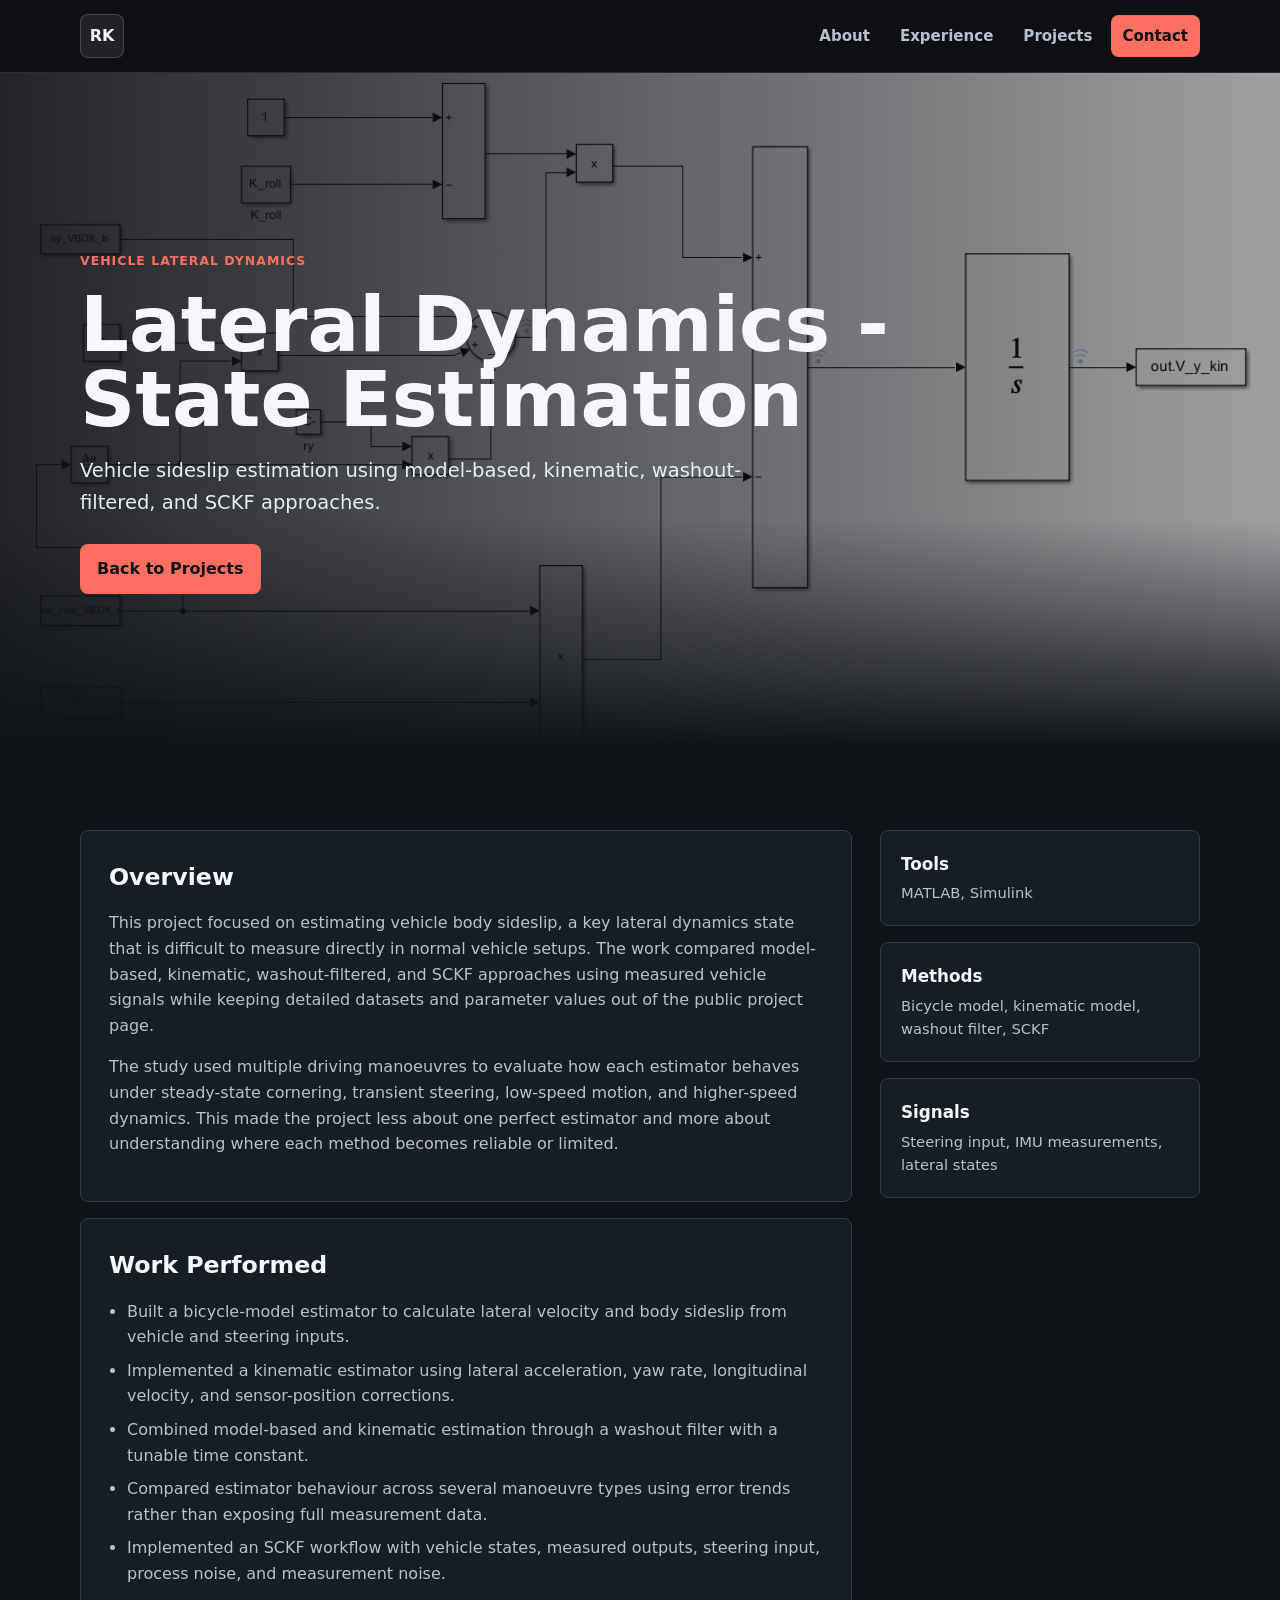
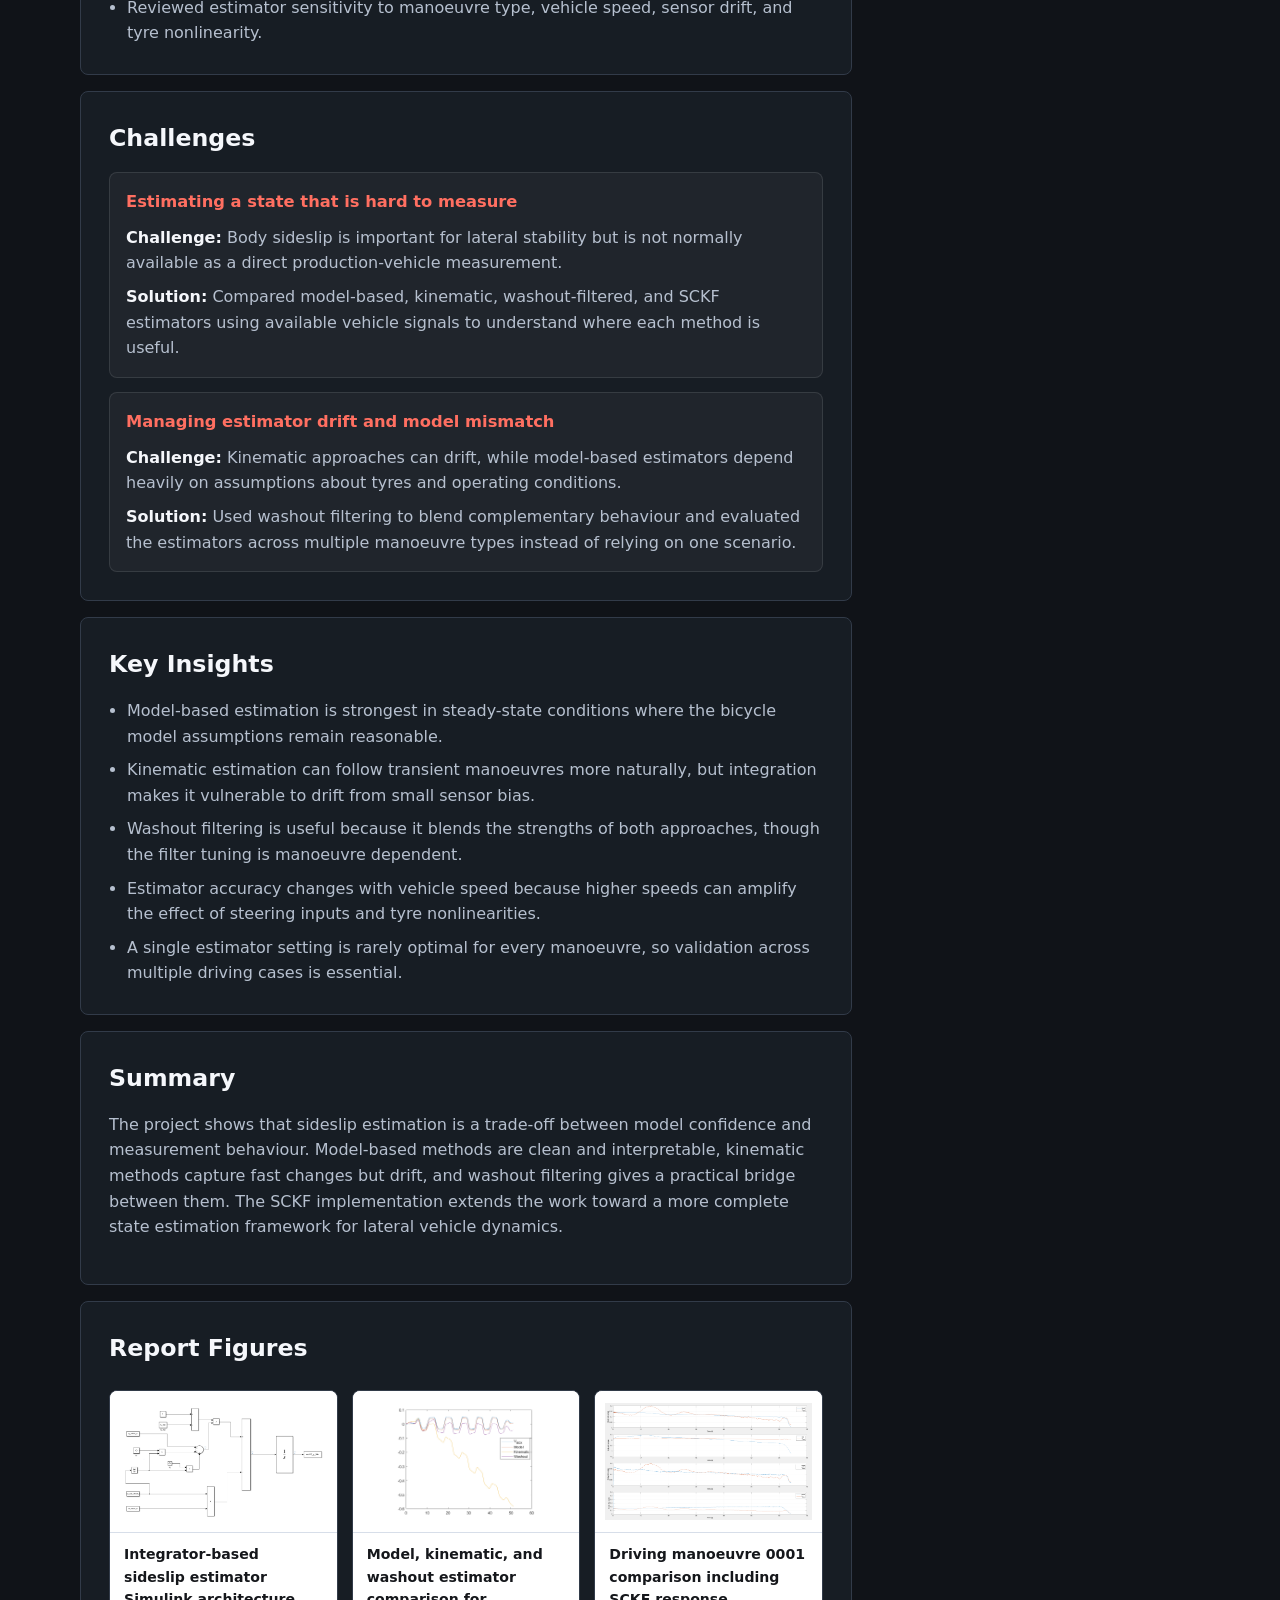
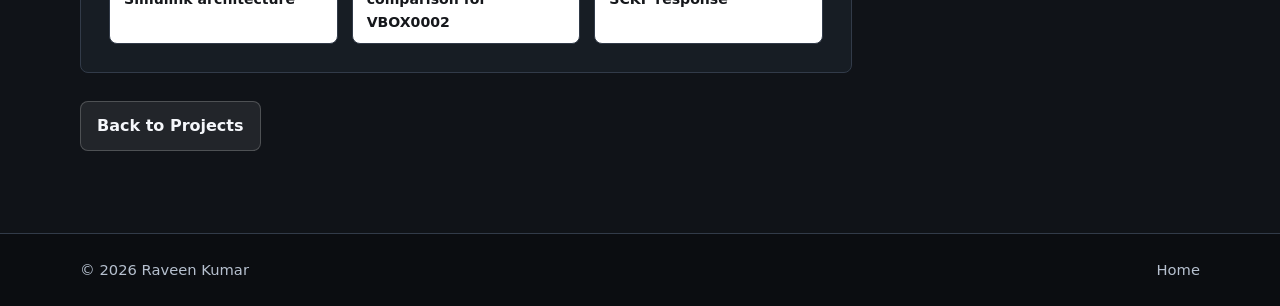
<file: projects/lateral-state-estimation.html>
<!DOCTYPE html>
<html lang="en">
<head>
  <meta charset="UTF-8">
  <meta name="viewport" content="width=device-width, initial-scale=1.0">
  <meta name="description" content="Lateral vehicle dynamics state estimation project by Raveen Kumar.">
  <title>Lateral Dynamics - State Estimation | Raveen Kumar</title>
  <link rel="stylesheet" href="../styles.css">
</head>
<body>
  <header class="site-header">
    <nav class="nav" aria-label="Main navigation">
      <a class="brand" href="../index.html" aria-label="Raveen Kumar home">RK</a>
      <div class="nav-links">
        <a href="../index.html#about">About</a>
        <a href="../index.html#experience">Experience</a>
        <a href="../index.html#projects">Projects</a>
        <a class="primary" href="../index.html#contact">Contact</a>
      </div>
    </nav>
  </header>

  <main>
    <section class="page-hero project-image-lateral">
      <div class="page-hero-inner">
        <p class="eyebrow">Vehicle Lateral Dynamics</p>
        <h1>Lateral Dynamics - State Estimation</h1>
        <p class="page-copy">
          Vehicle sideslip estimation using model-based, kinematic, washout-filtered, and SCKF approaches.
        </p>
        <div class="page-actions">
          <a class="button primary" href="../index.html#projects">Back to Projects</a>
        </div>
      </div>
    </section>

    <section>
      <div class="section-inner project-layout">
        <div class="project-main">
          <article class="content-card">
            <h2>Overview</h2>
            <p>
              This project focused on estimating vehicle body sideslip, a key lateral dynamics state that is
              difficult to measure directly in normal vehicle setups. The work compared model-based, kinematic,
              washout-filtered, and SCKF approaches using measured vehicle signals while keeping detailed datasets
              and parameter values out of the public project page.
            </p>
            <p>
              The study used multiple driving manoeuvres to evaluate how each estimator behaves under steady-state
              cornering, transient steering, low-speed motion, and higher-speed dynamics. This made the project less
              about one perfect estimator and more about understanding where each method becomes reliable or limited.
            </p>
          </article>

          <article class="content-card">
            <h2>Work Performed</h2>
            <ul class="check-list">
              <li>Built a bicycle-model estimator to calculate lateral velocity and body sideslip from vehicle and steering inputs.</li>
              <li>Implemented a kinematic estimator using lateral acceleration, yaw rate, longitudinal velocity, and sensor-position corrections.</li>
              <li>Combined model-based and kinematic estimation through a washout filter with a tunable time constant.</li>
              <li>Compared estimator behaviour across several manoeuvre types using error trends rather than exposing full measurement data.</li>
              <li>Implemented an SCKF workflow with vehicle states, measured outputs, steering input, process noise, and measurement noise.</li>
              <li>Reviewed estimator sensitivity to manoeuvre type, vehicle speed, sensor drift, and tyre nonlinearity.</li>
            </ul>
          </article>

          <article class="content-card challenge-card">
            <h2>Challenges</h2>
            <div class="challenge-list">
              <div class="challenge-item">
                <h3>Estimating a state that is hard to measure</h3>
                <p><strong>Challenge:</strong> Body sideslip is important for lateral stability but is not normally available as a direct production-vehicle measurement.</p>
                <p><strong>Solution:</strong> Compared model-based, kinematic, washout-filtered, and SCKF estimators using available vehicle signals to understand where each method is useful.</p>
              </div>
              <div class="challenge-item">
                <h3>Managing estimator drift and model mismatch</h3>
                <p><strong>Challenge:</strong> Kinematic approaches can drift, while model-based estimators depend heavily on assumptions about tyres and operating conditions.</p>
                <p><strong>Solution:</strong> Used washout filtering to blend complementary behaviour and evaluated the estimators across multiple manoeuvre types instead of relying on one scenario.</p>
              </div>
            </div>
          </article>

          <article class="content-card">
            <h2>Key Insights</h2>
            <ul class="check-list">
              <li>Model-based estimation is strongest in steady-state conditions where the bicycle model assumptions remain reasonable.</li>
              <li>Kinematic estimation can follow transient manoeuvres more naturally, but integration makes it vulnerable to drift from small sensor bias.</li>
              <li>Washout filtering is useful because it blends the strengths of both approaches, though the filter tuning is manoeuvre dependent.</li>
              <li>Estimator accuracy changes with vehicle speed because higher speeds can amplify the effect of steering inputs and tyre nonlinearities.</li>
              <li>A single estimator setting is rarely optimal for every manoeuvre, so validation across multiple driving cases is essential.</li>
            </ul>
          </article>

          <article class="content-card">
            <h2>Summary</h2>
            <p>
              The project shows that sideslip estimation is a trade-off between model confidence and measurement
              behaviour. Model-based methods are clean and interpretable, kinematic methods capture fast changes but
              drift, and washout filtering gives a practical bridge between them. The SCKF implementation extends the
              work toward a more complete state estimation framework for lateral vehicle dynamics.
            </p>
          </article>

          <article class="content-card">
            <h2>Report Figures</h2>
            <div class="report-figure-grid three" aria-label="Lateral state estimation report figures">
              <figure class="report-figure contain">
                <img src="../Project%20files/Lateral-dynamics/lateral-estimator-architecture.png" alt="Integrator-based sideslip estimator Simulink architecture from the lateral dynamics report">
                <figcaption>Integrator-based sideslip estimator Simulink architecture</figcaption>
              </figure>
              <figure class="report-figure contain">
                <img src="../Project%20files/Lateral-dynamics/lateral-manoeuvre-comparison.png" alt="Model, kinematic, and washout sideslip estimator comparison for VBOX0002 from the lateral dynamics report">
                <figcaption>Model, kinematic, and washout estimator comparison for VBOX0002</figcaption>
              </figure>
              <figure class="report-figure contain">
                <img src="../Project%20files/Lateral-dynamics/lateral-sckf-response.png" alt="Driving manoeuvre 0001 sideslip comparison with SCKF result from the lateral dynamics report">
                <figcaption>Driving manoeuvre 0001 comparison including SCKF response</figcaption>
              </figure>
            </div>
          </article>
        </div>

        <aside class="project-sidebar">
          <div class="info-card">
            <strong>Tools</strong>
            <span>MATLAB, Simulink</span>
          </div>
          <div class="info-card">
            <strong>Methods</strong>
            <span>Bicycle model, kinematic model, washout filter, SCKF</span>
          </div>
          <div class="info-card">
            <strong>Signals</strong>
            <span>Steering input, IMU measurements, lateral states</span>
          </div>
        </aside>
      </div>
      <div class="project-bottom-actions">
        <a class="button secondary" href="../index.html#projects">Back to Projects</a>
      </div>
    </section>
  </main>

  <footer class="footer">
    <div class="footer-inner">
      <span>&copy; 2026 Raveen Kumar</span>
      <span><a href="../index.html">Home</a></span>
    </div>
  </footer>
</body>
</html>
</file>
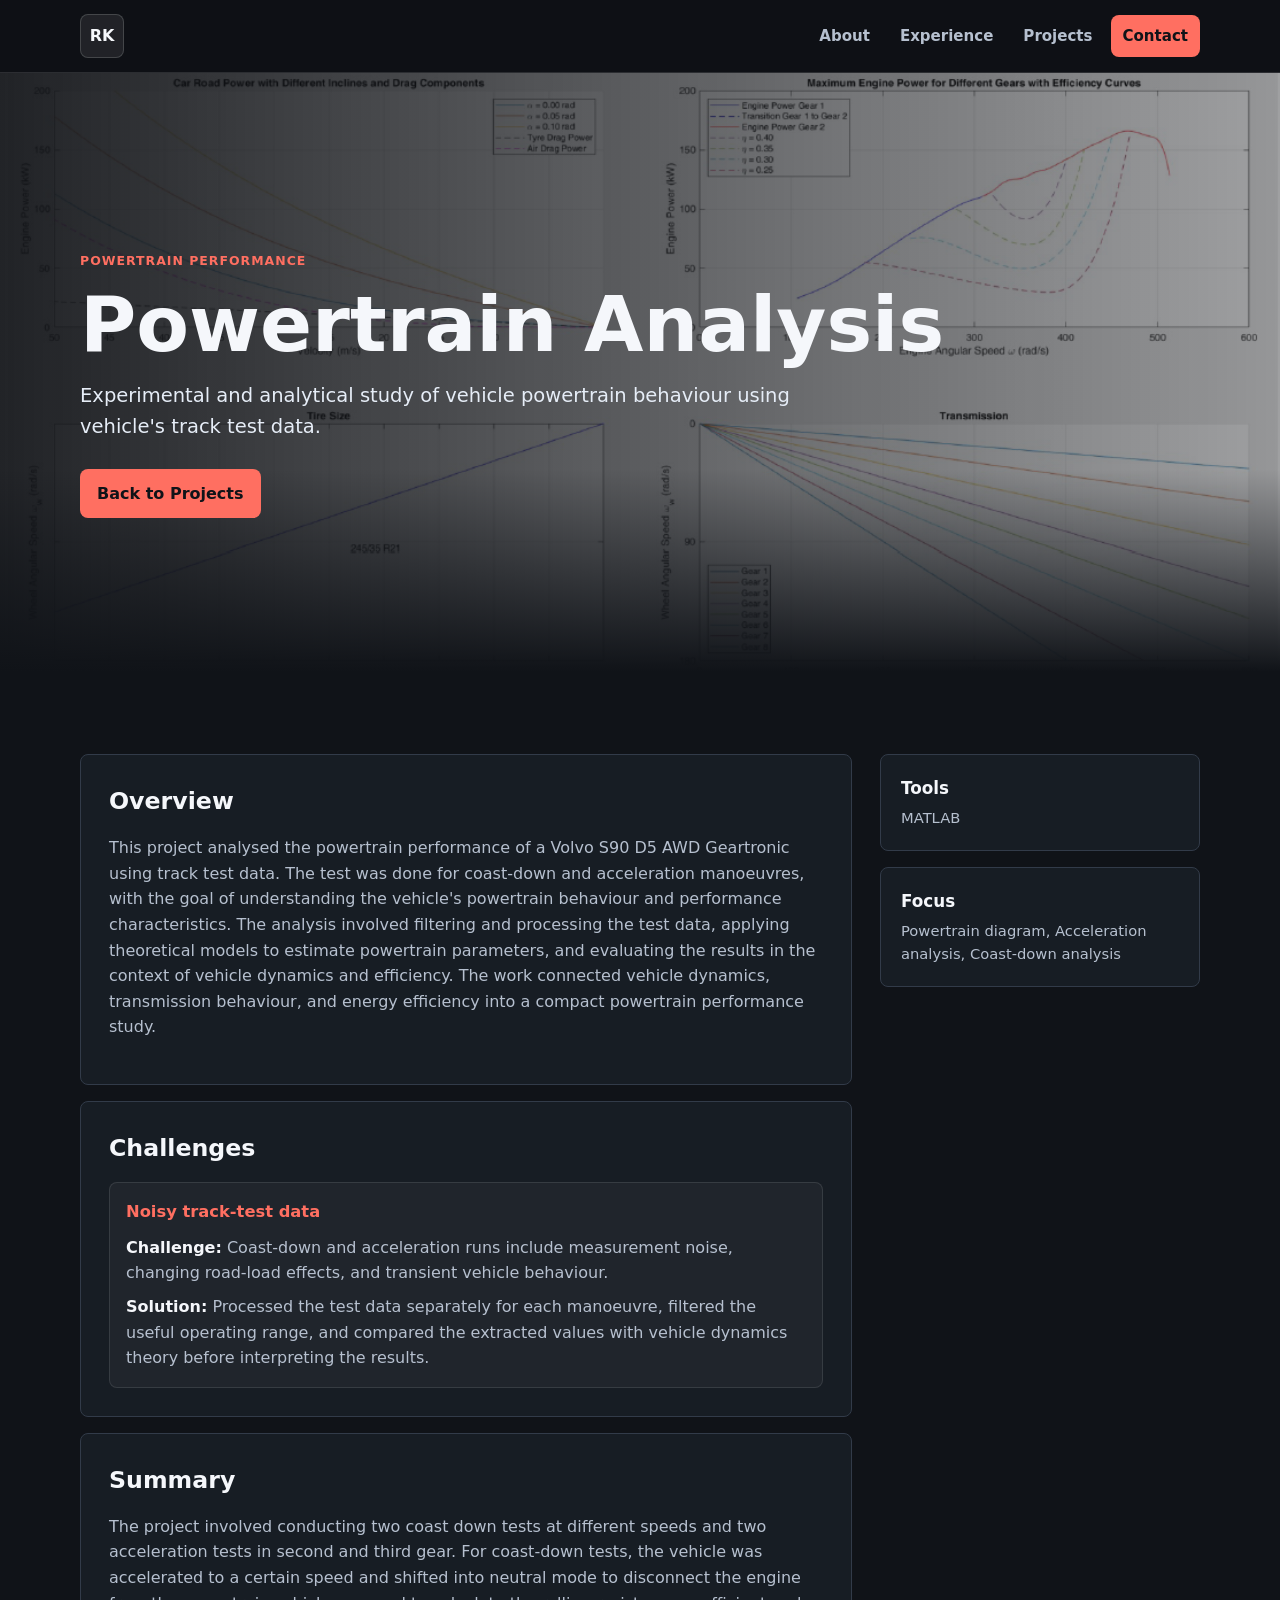
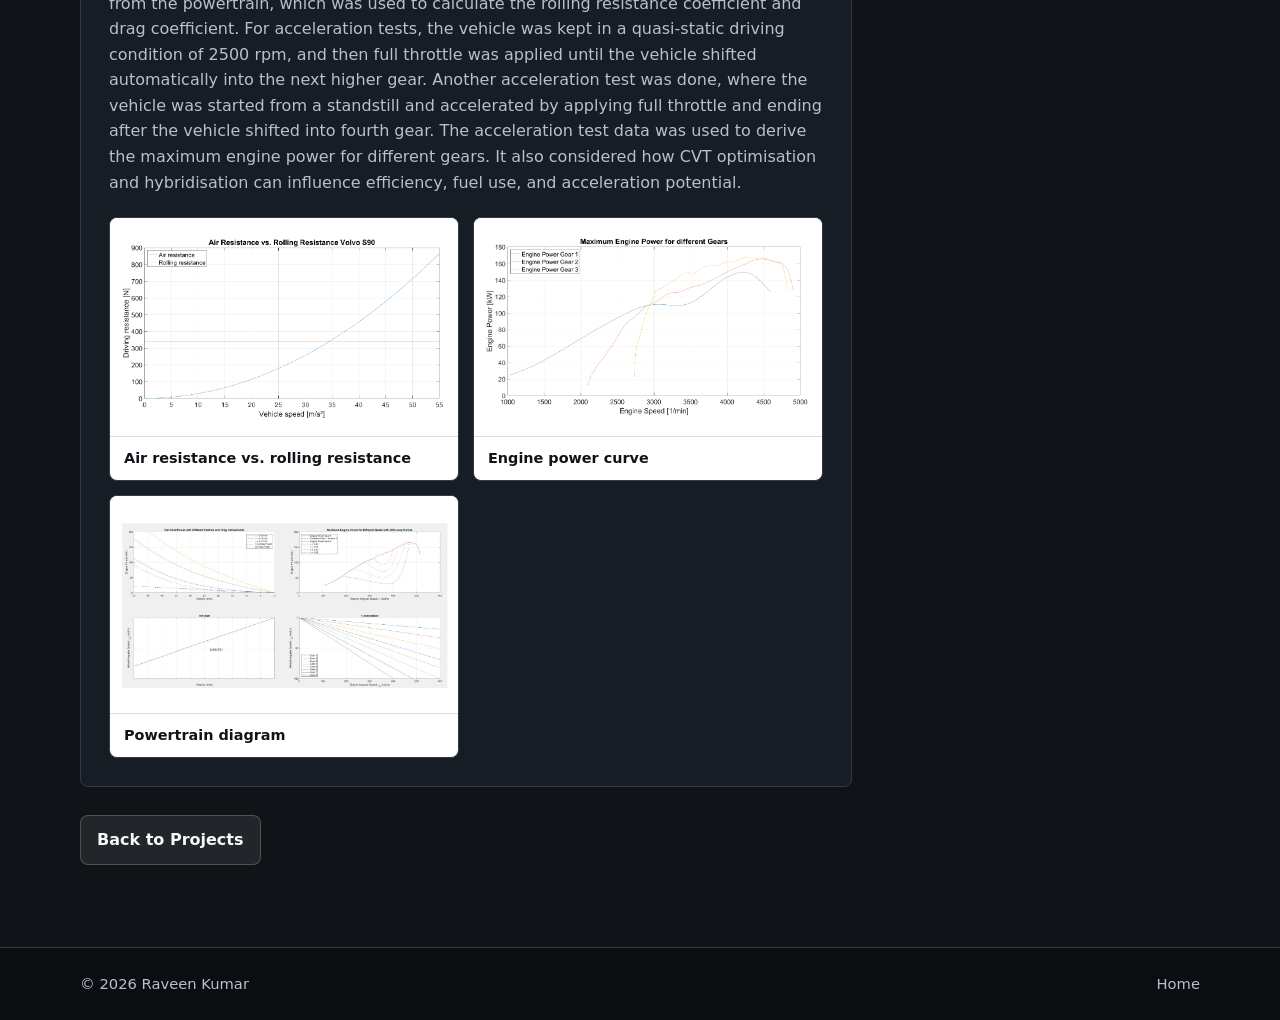
<file: projects/powertrain-analysis.html>
<!DOCTYPE html>
<html lang="en">
<head>
  <meta charset="UTF-8">
  <meta name="viewport" content="width=device-width, initial-scale=1.0">
  <meta name="description" content="Powertrain analysis project by Raveen Kumar.">
  <title>Powertrain Analysis | Raveen Kumar</title>
  <link rel="stylesheet" href="../styles.css">
</head>
<body>
  <header class="site-header">
    <nav class="nav" aria-label="Main navigation">
      <a class="brand" href="../index.html" aria-label="Raveen Kumar home">RK</a>
      <div class="nav-links">
        <a href="../index.html#about">About</a>
        <a href="../index.html#experience">Experience</a>
        <a href="../index.html#projects">Projects</a>
        <a class="primary" href="../index.html#contact">Contact</a>
      </div>
    </nav>
  </header>

  <main>
    <section class="page-hero project-image-powertrain">
      <div class="page-hero-inner">
        <p class="eyebrow">Powertrain Performance</p>
        <h1>Powertrain Analysis</h1>
        <p class="page-copy">
          Experimental and analytical study of vehicle powertrain behaviour using vehicle's track test data.
        </p>
        <div class="page-actions">
          <a class="button primary" href="../index.html#projects">Back to Projects</a>
        </div>
      </div>
    </section>

    <section>
      <div class="section-inner project-layout">
        <div class="project-main">
          <article class="content-card">
            <h2>Overview</h2>
            <p>
              This project analysed the powertrain performance of a Volvo S90 D5 AWD Geartronic using track test data. The test was done for coast-down and acceleration manoeuvres, with the goal of understanding the vehicle's powertrain behaviour and performance characteristics. The analysis involved filtering and processing the test data, applying theoretical models to estimate powertrain parameters, and evaluating the results in the context of vehicle dynamics and efficiency.
              The work connected vehicle dynamics,
              transmission behaviour, and energy efficiency into a compact powertrain performance study.
            </p>
          </article>

          <article class="content-card challenge-card">
            <h2>Challenges</h2>
            <div class="challenge-list">
              <div class="challenge-item">
                <h3>Noisy track-test data</h3>
                <p><strong>Challenge:</strong> Coast-down and acceleration runs include measurement noise, changing road-load effects, and transient vehicle behaviour.</p>
                <p><strong>Solution:</strong> Processed the test data separately for each manoeuvre, filtered the useful operating range, and compared the extracted values with vehicle dynamics theory before interpreting the results.</p>
              </div>
            </div>
          </article>

          <article class="content-card">
            <h2>Summary</h2>
            <p>
              The project involved conducting two coast down tests at different speeds and two acceleration tests in second and third gear.
              For coast-down tests, the vehicle was accelerated to a certain speed and shifted into neutral mode to disconnect the engine from the powertrain, which was used to calculate the rolling resistance coefficient and drag coefficient.
              For acceleration tests, the vehicle was kept in a quasi-static driving condition of 2500 rpm, and then full throttle was applied until the vehicle shifted automatically into the next higher gear.
              Another acceleration test was done, where the vehicle was started from a standstill and accelerated by applying full throttle and ending after the vehicle shifted into fourth gear. 
              The acceleration test data was used to derive the maximum engine power for different gears. 
              It also considered how CVT optimisation and hybridisation can influence efficiency, fuel use, and
              acceleration potential.
            </p>

            <div class="engine-plot-grid" aria-label="Powertrain analysis plots">
                <figure class="engine-plot">
                  <img src="../Project%20files/Powertrain-analysis/C-a-vs-C-r.png" alt="Air resistance vs. rolling resistance">
                  <figcaption>Air resistance vs. rolling resistance</figcaption>
                </figure>
                <figure class="engine-plot">
                  <img src="../Project%20files/Powertrain-analysis/Engine-power.png" alt="Engine power curve">
                  <figcaption>Engine power curve</figcaption>
                </figure>   
                <figure class="engine-plot">
                  <img src="../Project%20files/Powertrain-analysis/Powertrain-diagram.png" alt="Powertrain diagram">
                  <figcaption>Powertrain diagram</figcaption>
                </figure>           
              </div>

          </article>
        </div>

        <aside class="project-sidebar">
          <div class="info-card">
            <strong>Tools</strong>
            <span>MATLAB</span>
          </div>
          <div class="info-card">
            <strong>Focus</strong>
            <span>Powertrain diagram, Acceleration analysis, Coast-down analysis</span>
          </div>
        </aside>
      </div>
      <div class="project-bottom-actions">
        <a class="button secondary" href="../index.html#projects">Back to Projects</a>
      </div>
    </section>
  </main>

  <footer class="footer">
    <div class="footer-inner">
      <span>&copy; 2026 Raveen Kumar</span>
      <span><a href="../index.html">Home</a></span>
    </div>
  </footer>
</body>
</html>
</file>
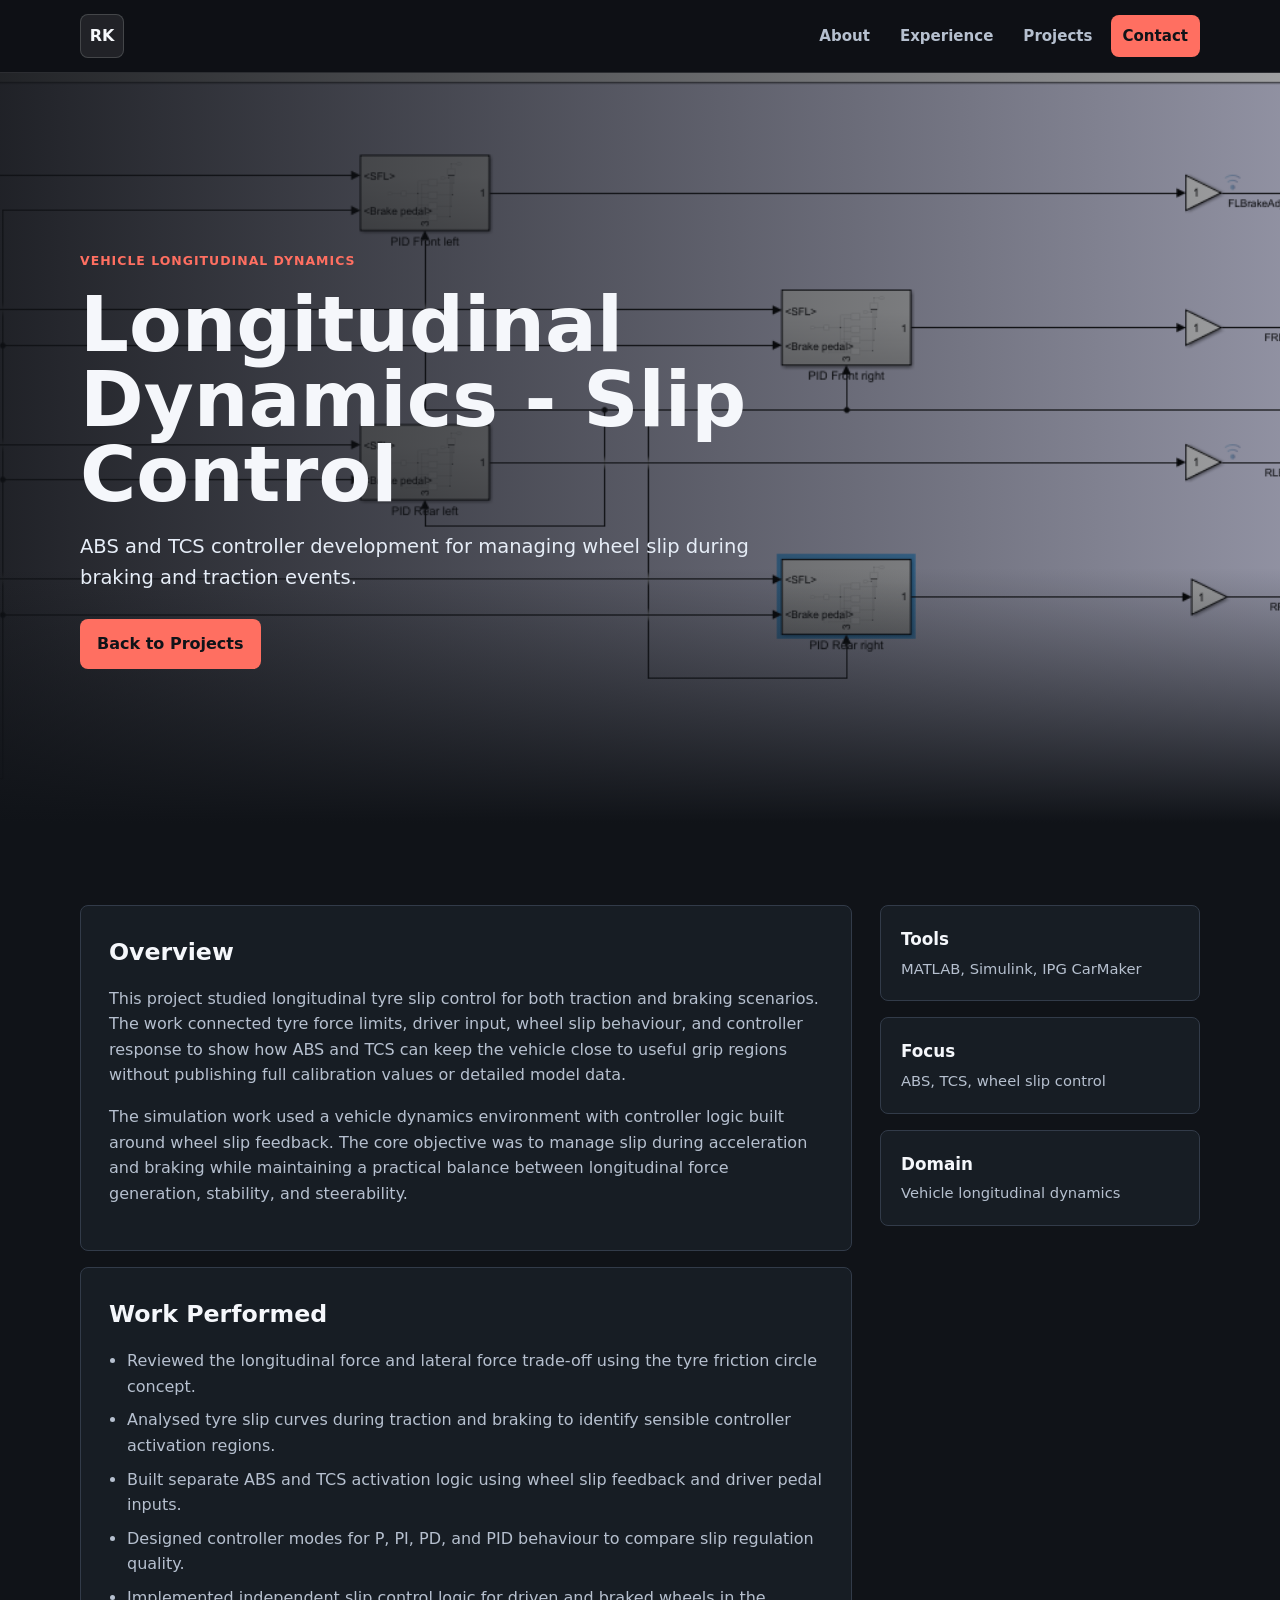
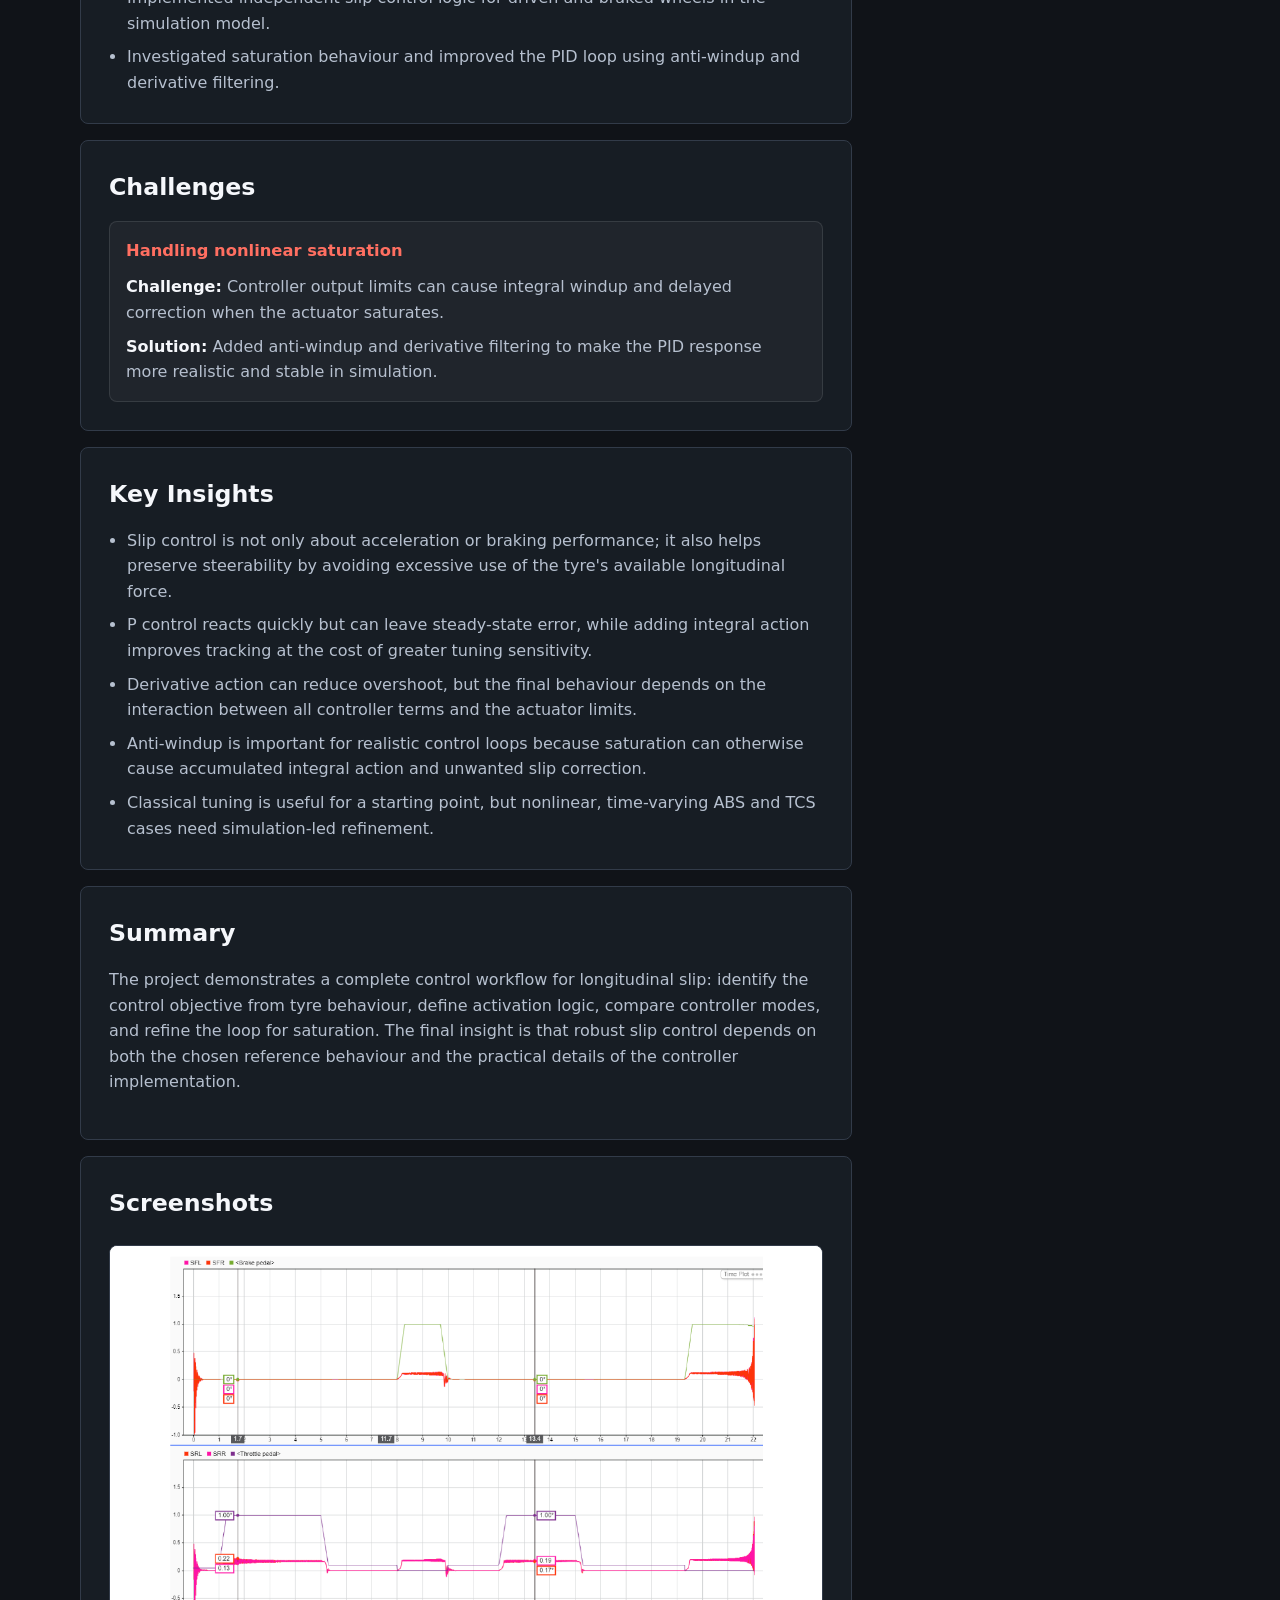
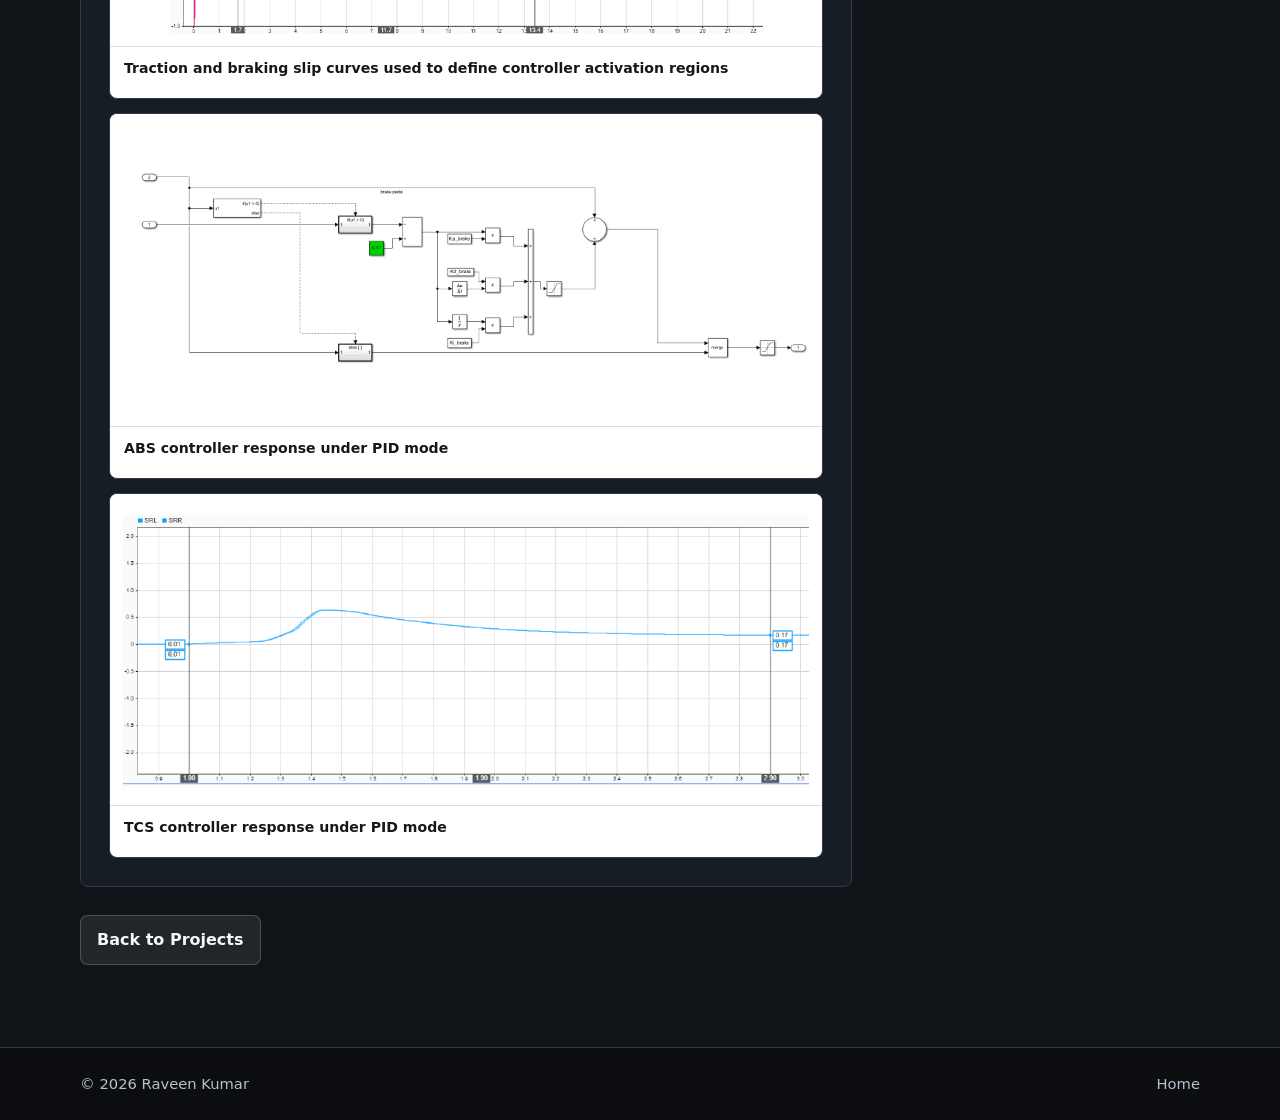
<file: projects/slip-control.html>
<!DOCTYPE html>
<html lang="en">
<head>
  <meta charset="UTF-8">
  <meta name="viewport" content="width=device-width, initial-scale=1.0">
  <meta name="description" content="Longitudinal vehicle dynamics slip control project by Raveen Kumar.">
  <title>Longitudinal Dynamics - Slip Control | Raveen Kumar</title>
  <link rel="stylesheet" href="../styles.css">
</head>
<body>
  <header class="site-header">
    <nav class="nav" aria-label="Main navigation">
      <a class="brand" href="../index.html" aria-label="Raveen Kumar home">RK</a>
      <div class="nav-links">
        <a href="../index.html#about">About</a>
        <a href="../index.html#experience">Experience</a>
        <a href="../index.html#projects">Projects</a>
        <a class="primary" href="../index.html#contact">Contact</a>
      </div>
    </nav>
  </header>

  <main>
    <section class="page-hero project-image-slip">
      <div class="page-hero-inner">
        <p class="eyebrow">Vehicle Longitudinal Dynamics</p>
        <h1>Longitudinal Dynamics - Slip Control</h1>
        <p class="page-copy">
          ABS and TCS controller development for managing wheel slip during braking and traction events.
        </p>
        <div class="page-actions">
          <a class="button primary" href="../index.html#projects">Back to Projects</a>
        </div>
      </div>
    </section>

    <section>
      <div class="section-inner project-layout">
        <div class="project-main">
          <article class="content-card">
            <h2>Overview</h2>
            <p>
              This project studied longitudinal tyre slip control for both traction and braking scenarios. The
              work connected tyre force limits, driver input, wheel slip behaviour, and controller response to show
              how ABS and TCS can keep the vehicle close to useful grip regions without publishing full calibration
              values or detailed model data.
            </p>
            <p>
              The simulation work used a vehicle dynamics environment with controller logic built around wheel slip
              feedback. The core objective was to manage slip during acceleration and braking while maintaining a
              practical balance between longitudinal force generation, stability, and steerability.
            </p>
          </article>

          <article class="content-card">
            <h2>Work Performed</h2>
            <ul class="check-list">
              <li>Reviewed the longitudinal force and lateral force trade-off using the tyre friction circle concept.</li>
              <li>Analysed tyre slip curves during traction and braking to identify sensible controller activation regions.</li>
              <li>Built separate ABS and TCS activation logic using wheel slip feedback and driver pedal inputs.</li>
              <li>Designed controller modes for P, PI, PD, and PID behaviour to compare slip regulation quality.</li>
              <li>Implemented independent slip control logic for driven and braked wheels in the simulation model.</li>
              <li>Investigated saturation behaviour and improved the PID loop using anti-windup and derivative filtering.</li>
            </ul>
          </article>

          <article class="content-card challenge-card">
            <h2>Challenges</h2>
            <div class="challenge-list">
              <div class="challenge-item">
                <h3>Handling nonlinear saturation</h3>
                <p><strong>Challenge:</strong> Controller output limits can cause integral windup and delayed correction when the actuator saturates.</p>
                <p><strong>Solution:</strong> Added anti-windup and derivative filtering to make the PID response more realistic and stable in simulation.</p>
              </div>
            </div>
          </article>

          <article class="content-card">
            <h2>Key Insights</h2>
            <ul class="check-list">
              <li>Slip control is not only about acceleration or braking performance; it also helps preserve steerability by avoiding excessive use of the tyre's available longitudinal force.</li>
              <li>P control reacts quickly but can leave steady-state error, while adding integral action improves tracking at the cost of greater tuning sensitivity.</li>
              <li>Derivative action can reduce overshoot, but the final behaviour depends on the interaction between all controller terms and the actuator limits.</li>
              <li>Anti-windup is important for realistic control loops because saturation can otherwise cause accumulated integral action and unwanted slip correction.</li>
              <li>Classical tuning is useful for a starting point, but nonlinear, time-varying ABS and TCS cases need simulation-led refinement.</li>
            </ul>
          </article>

          <article class="content-card">
            <h2>Summary</h2>
            <p>
              The project demonstrates a complete control workflow for longitudinal slip: identify the control
              objective from tyre behaviour, define activation logic, compare controller modes, and refine the
              loop for saturation. The final insight is that robust slip control depends on both the chosen
              reference behaviour and the practical details of the controller implementation.
            </p>
          </article>

          <article class="content-card">
            <h2>Screenshots</h2>
            <div class="report-figure-grid stacked" aria-label="Longitudinal slip control screenshots">
              <figure class="report-figure contain">
                <img src="../Project%20files/Longitudinal-dynamics/slip-curves.png" alt="Traction and braking tyre slip curves">
                <figcaption>Traction and braking slip curves used to define controller activation regions</figcaption>
              </figure>
              <figure class="report-figure contain">
                <img src="../Project%20files/Longitudinal-dynamics/ABS-PID.png" alt="ABS PID controller response visualization">
                <figcaption>ABS controller response under PID mode</figcaption>
              </figure>
              <figure class="report-figure contain">
                <img src="../Project%20files/Longitudinal-dynamics/TCS-PID.png" alt="TCS PID controller response visualization">
                <figcaption>TCS controller response under PID mode</figcaption>
              </figure>
            </div>
          </article>
        </div>

        <aside class="project-sidebar">
          <div class="info-card">
            <strong>Tools</strong>
            <span>MATLAB, Simulink, IPG CarMaker</span>
          </div>
          <div class="info-card">
            <strong>Focus</strong>
            <span>ABS, TCS, wheel slip control</span>
          </div>
          <div class="info-card">
            <strong>Domain</strong>
            <span>Vehicle longitudinal dynamics</span>
          </div>
        </aside>
      </div>
      <div class="project-bottom-actions">
        <a class="button secondary" href="../index.html#projects">Back to Projects</a>
      </div>
    </section>
  </main>

  <footer class="footer">
    <div class="footer-inner">
      <span>&copy; 2026 Raveen Kumar</span>
      <span><a href="../index.html">Home</a></span>
    </div>
  </footer>
</body>
</html>
</file>
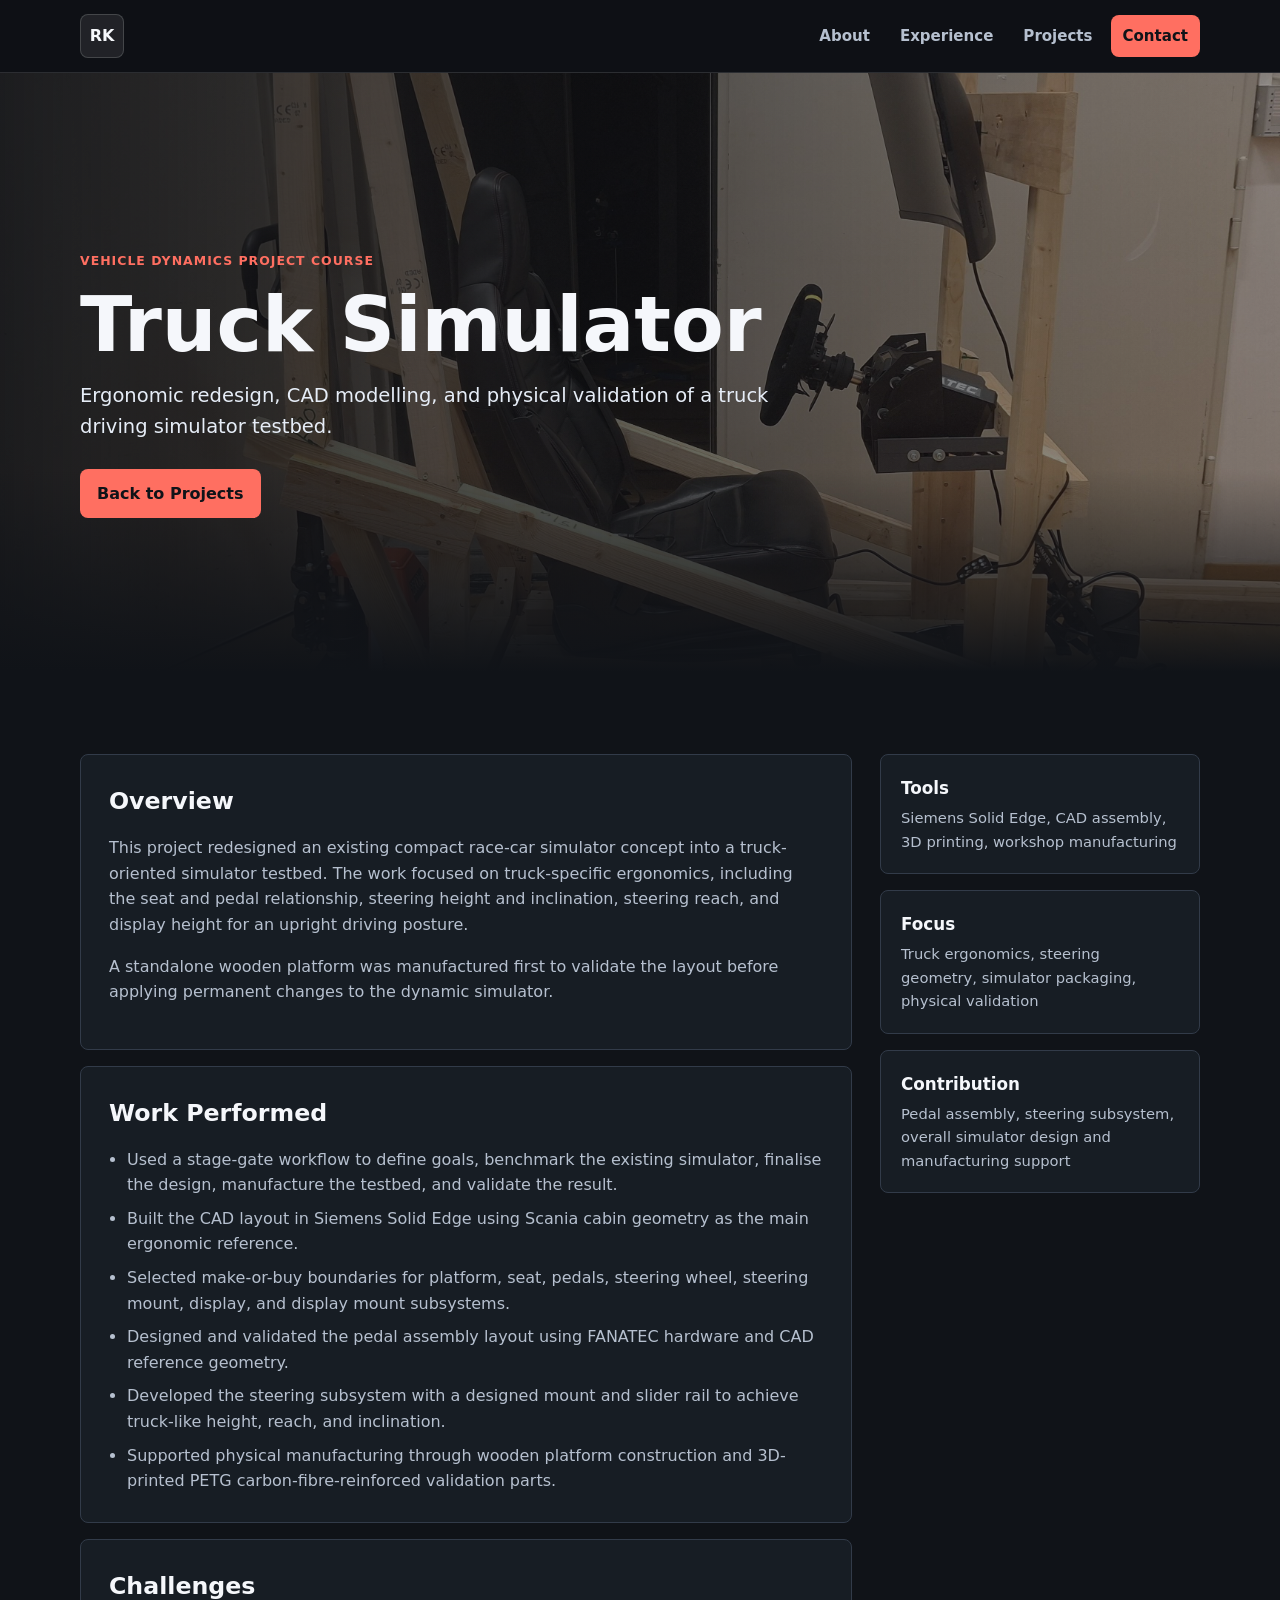
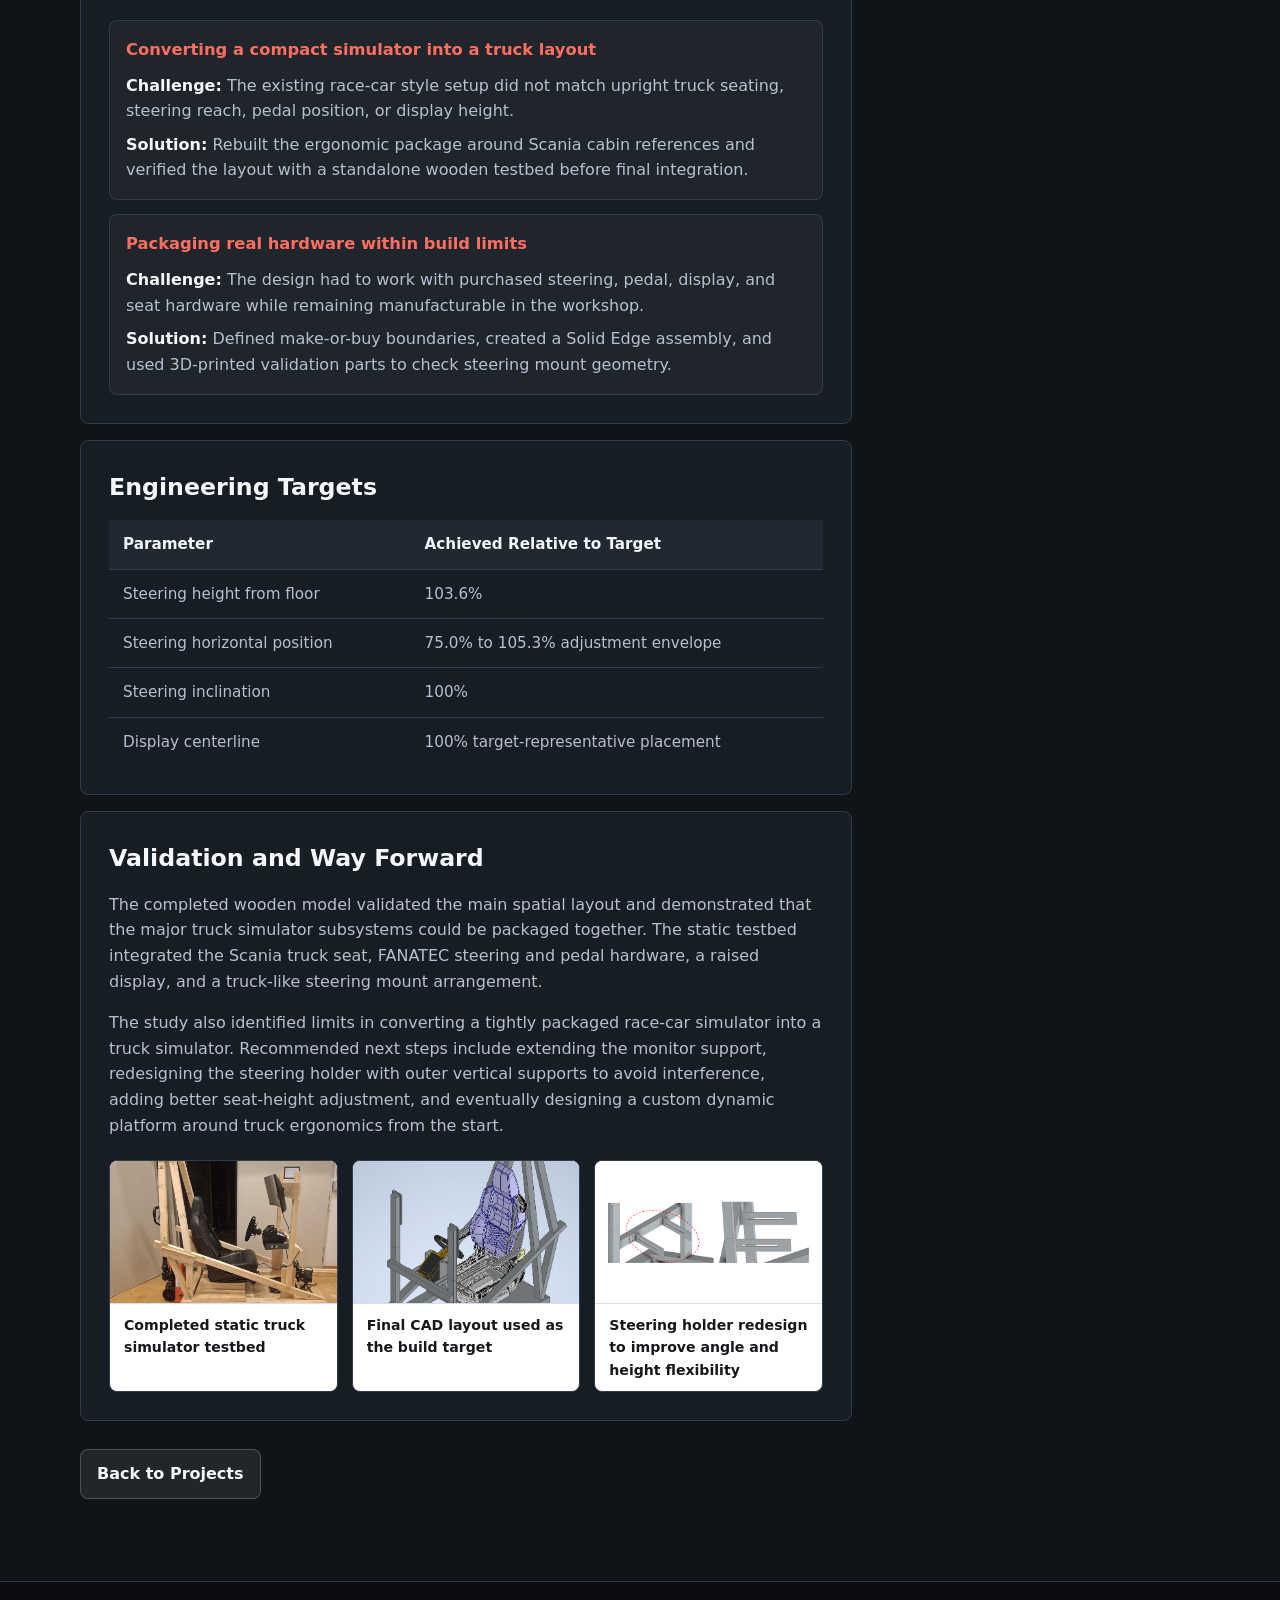
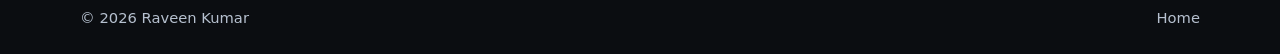
<file: projects/truck-simulator.html>
<!DOCTYPE html>
<html lang="en">
<head>
  <meta charset="UTF-8">
  <meta name="viewport" content="width=device-width, initial-scale=1.0">
  <meta name="description" content="Truck simulator design and manufacturing project by Raveen Kumar.">
  <title>Truck Simulator | Raveen Kumar</title>
  <link rel="stylesheet" href="../styles.css">
</head>
<body>
  <header class="site-header">
    <nav class="nav" aria-label="Main navigation">
      <a class="brand" href="../index.html" aria-label="Raveen Kumar home">RK</a>
      <div class="nav-links">
        <a href="../index.html#about">About</a>
        <a href="../index.html#experience">Experience</a>
        <a href="../index.html#projects">Projects</a>
        <a class="primary" href="../index.html#contact">Contact</a>
      </div>
    </nav>
  </header>

  <main>
    <section class="page-hero project-image-truck-simulator">
      <div class="page-hero-inner">
        <p class="eyebrow">Vehicle Dynamics Project Course</p>
        <h1>Truck Simulator</h1>
        <p class="page-copy">
          Ergonomic redesign, CAD modelling, and physical validation of a truck driving simulator testbed.
        </p>
        <div class="page-actions">
          <a class="button primary" href="../index.html#projects">Back to Projects</a>
        </div>
      </div>
    </section>

    <section>
      <div class="section-inner project-layout">
        <div class="project-main">
          <article class="content-card">
            <h2>Overview</h2>
            <p>
              This project redesigned an existing compact race-car simulator concept into a truck-oriented simulator
              testbed. The work focused on truck-specific ergonomics, including the seat and pedal relationship,
              steering height and inclination, steering reach, and display height for an upright driving posture.
            </p>
            <p>
              A standalone wooden platform was manufactured first to validate the layout before applying permanent
              changes to the dynamic simulator.
            </p>
          </article>

          <article class="content-card">
            <h2>Work Performed</h2>
            <ul class="check-list">
              <li>Used a stage-gate workflow to define goals, benchmark the existing simulator, finalise the design, manufacture the testbed, and validate the result.</li>
              <li>Built the CAD layout in Siemens Solid Edge using Scania cabin geometry as the main ergonomic reference.</li>
              <li>Selected make-or-buy boundaries for platform, seat, pedals, steering wheel, steering mount, display, and display mount subsystems.</li>
              <li>Designed and validated the pedal assembly layout using FANATEC hardware and CAD reference geometry.</li>
              <li>Developed the steering subsystem with a designed mount and slider rail to achieve truck-like height, reach, and inclination.</li>
              <li>Supported physical manufacturing through wooden platform construction and 3D-printed PETG carbon-fibre-reinforced validation parts.</li>
            </ul>
          </article>

          <article class="content-card challenge-card">
            <h2>Challenges</h2>
            <div class="challenge-list">
              <div class="challenge-item">
                <h3>Converting a compact simulator into a truck layout</h3>
                <p><strong>Challenge:</strong> The existing race-car style setup did not match upright truck seating, steering reach, pedal position, or display height.</p>
                <p><strong>Solution:</strong> Rebuilt the ergonomic package around Scania cabin references and verified the layout with a standalone wooden testbed before final integration.</p>
              </div>
              <div class="challenge-item">
                <h3>Packaging real hardware within build limits</h3>
                <p><strong>Challenge:</strong> The design had to work with purchased steering, pedal, display, and seat hardware while remaining manufacturable in the workshop.</p>
                <p><strong>Solution:</strong> Defined make-or-buy boundaries, created a Solid Edge assembly, and used 3D-printed validation parts to check steering mount geometry.</p>
              </div>
            </div>
          </article>

          <article class="content-card">
            <h2>Engineering Targets</h2>
            <div class="table-wrap">
              <table class="project-table">
                <thead>
                  <tr>
                    <th>Parameter</th>
                    <th>Achieved Relative to Target</th>
                  </tr>
                </thead>
                <tbody>
                  <tr>
                    <td>Steering height from floor</td>
                    <td>103.6%</td>
                  </tr>
                  <tr>
                    <td>Steering horizontal position</td>
                    <td>75.0% to 105.3% adjustment envelope</td>
                  </tr>
                  <tr>
                    <td>Steering inclination</td>
                    <td>100%</td>
                  </tr>
                  <tr>
                    <td>Display centerline</td>
                    <td>100% target-representative placement</td>
                  </tr>
                </tbody>
              </table>
            </div>
          </article>

          <article class="content-card">
            <h2>Validation and Way Forward</h2>
            <p>
              The completed wooden model validated the main spatial layout and demonstrated that the major truck
              simulator subsystems could be packaged together. The static testbed integrated the Scania truck seat,
              FANATEC steering and pedal hardware, a raised display, and a truck-like steering mount arrangement.
            </p>
            <p>
              The study also identified limits in converting a tightly packaged race-car simulator into a truck
              simulator. Recommended next steps include extending the monitor support, redesigning the steering
              holder with outer vertical supports to avoid interference, adding better seat-height adjustment, and
              eventually designing a custom dynamic platform around truck ergonomics from the start.
            </p>

            <div class="report-figure-grid three" aria-label="Truck simulator design and build figures">
              <figure class="report-figure">
                <img src="../Project%20files/Truck-simulator/truck-simulator-testbed.jpg" alt="Completed wooden truck simulator testbed">
                <figcaption>Completed static truck simulator testbed</figcaption>
              </figure>
              <figure class="report-figure">
                <img src="../Project%20files/Truck-simulator/truck-simulator-cad.jpg" alt="CAD model of the truck simulator testbed">
                <figcaption>Final CAD layout used as the build target</figcaption>
              </figure>
              <figure class="report-figure contain">
                <img src="../Project%20files/Truck-simulator/truck-steering-redesign.png" alt="Steering holder redesign concept for the dynamic simulator">
                <figcaption>Steering holder redesign to improve angle and height flexibility</figcaption>
              </figure>
            </div>
          </article>
        </div>

        <aside class="project-sidebar">
          <div class="info-card">
            <strong>Tools</strong>
            <span>Siemens Solid Edge, CAD assembly, 3D printing, workshop manufacturing</span>
          </div>
          <div class="info-card">
            <strong>Focus</strong>
            <span>Truck ergonomics, steering geometry, simulator packaging, physical validation</span>
          </div>
          <div class="info-card">
            <strong>Contribution</strong>
            <span>Pedal assembly, steering subsystem, overall simulator design and manufacturing support</span>
          </div>
        </aside>
      </div>
      <div class="project-bottom-actions">
        <a class="button secondary" href="../index.html#projects">Back to Projects</a>
      </div>
    </section>
  </main>

  <footer class="footer">
    <div class="footer-inner">
      <span>&copy; 2026 Raveen Kumar</span>
      <span><a href="../index.html">Home</a></span>
    </div>
  </footer>
</body>
</html>
</file>
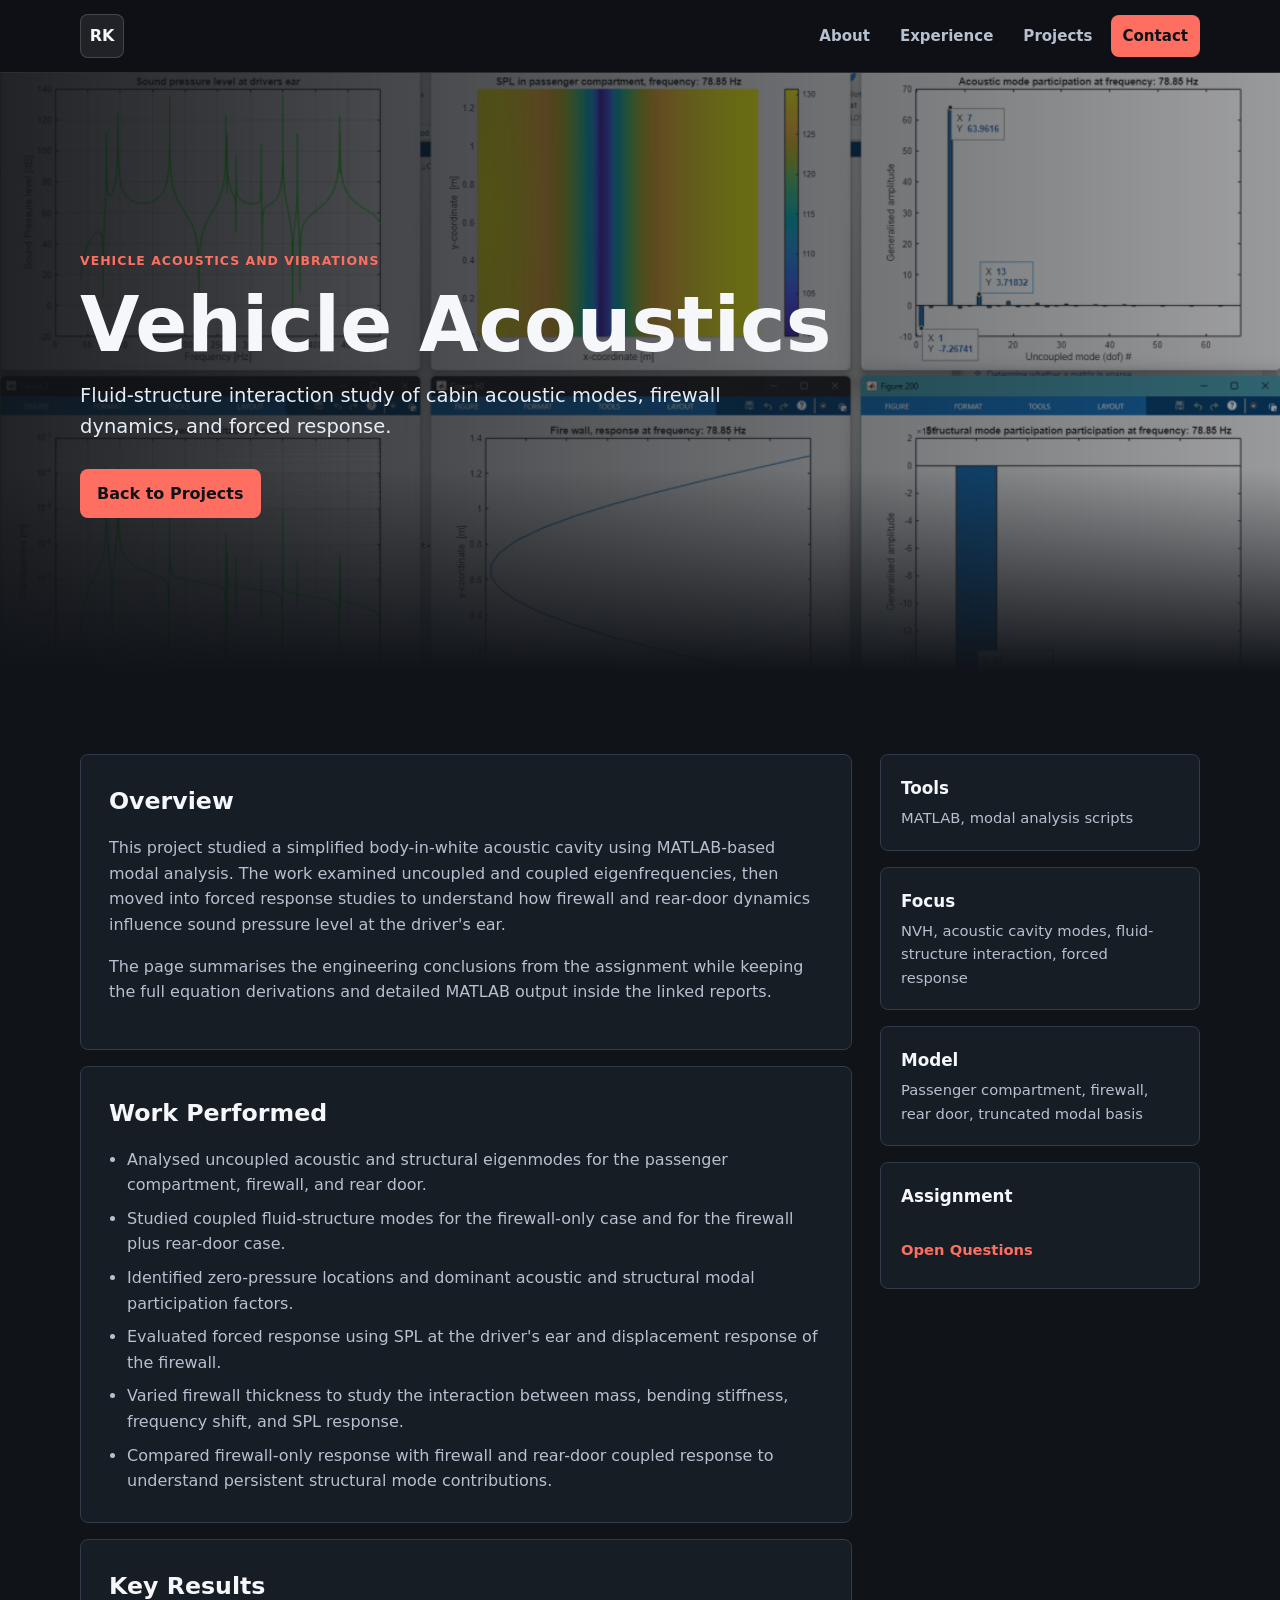
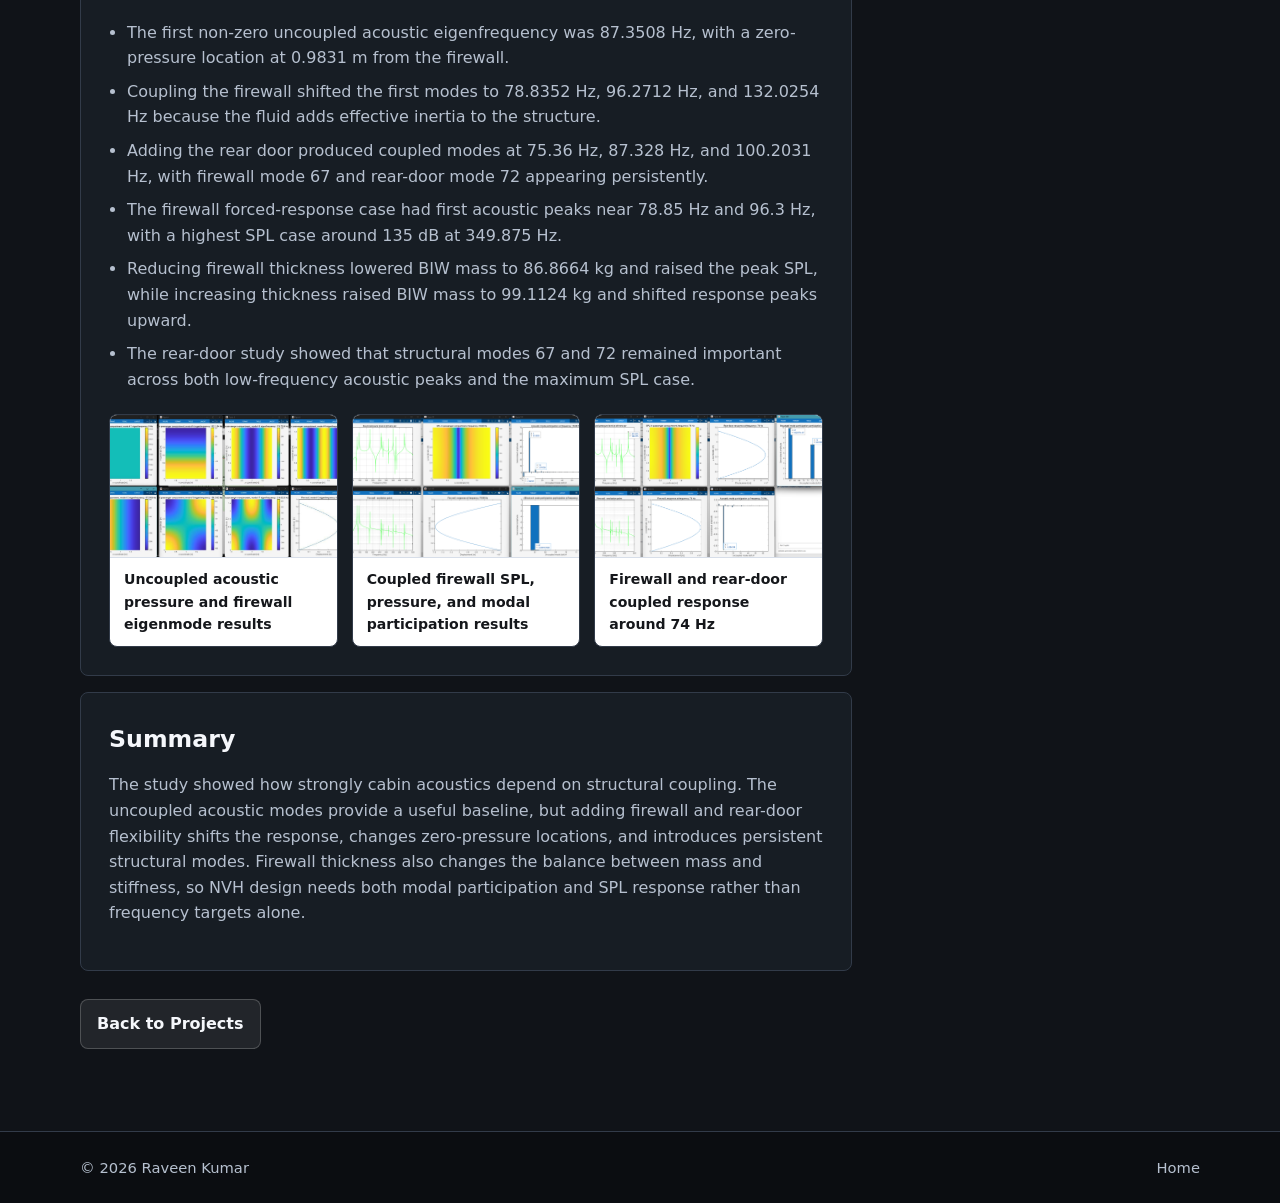
<file: projects/vehicle-acoustics.html>
<!DOCTYPE html>
<html lang="en">
<head>
  <meta charset="UTF-8">
  <meta name="viewport" content="width=device-width, initial-scale=1.0">
  <meta name="description" content="Vehicle acoustics and vibrations project by Raveen Kumar.">
  <title>Vehicle Acoustics | Raveen Kumar</title>
  <link rel="stylesheet" href="../styles.css">
</head>
<body>
  <header class="site-header">
    <nav class="nav" aria-label="Main navigation">
      <a class="brand" href="../index.html" aria-label="Raveen Kumar home">RK</a>
      <div class="nav-links">
        <a href="../index.html#about">About</a>
        <a href="../index.html#experience">Experience</a>
        <a href="../index.html#projects">Projects</a>
        <a class="primary" href="../index.html#contact">Contact</a>
      </div>
    </nav>
  </header>

  <main>
    <section class="page-hero project-image-acoustics">
      <div class="page-hero-inner">
        <p class="eyebrow">Vehicle Acoustics and Vibrations</p>
        <h1>Vehicle Acoustics</h1>
        <p class="page-copy">
          Fluid-structure interaction study of cabin acoustic modes, firewall dynamics, and forced response.
        </p>
        <div class="page-actions">
          <a class="button primary" href="../index.html#projects">Back to Projects</a>
        </div>
      </div>
    </section>

    <section>
      <div class="section-inner project-layout">
        <div class="project-main">
          <article class="content-card">
            <h2>Overview</h2>
            <p>
              This project studied a simplified body-in-white acoustic cavity using MATLAB-based modal analysis.
              The work examined uncoupled and coupled eigenfrequencies, then moved into forced response studies
              to understand how firewall and rear-door dynamics influence sound pressure level at the driver's ear.
            </p>
            <p>
              The page summarises the engineering conclusions from the assignment while keeping the full equation
              derivations and detailed MATLAB output inside the linked reports.
            </p>
          </article>

          <article class="content-card">
            <h2>Work Performed</h2>
            <ul class="check-list">
              <li>Analysed uncoupled acoustic and structural eigenmodes for the passenger compartment, firewall, and rear door.</li>
              <li>Studied coupled fluid-structure modes for the firewall-only case and for the firewall plus rear-door case.</li>
              <li>Identified zero-pressure locations and dominant acoustic and structural modal participation factors.</li>
              <li>Evaluated forced response using SPL at the driver's ear and displacement response of the firewall.</li>
              <li>Varied firewall thickness to study the interaction between mass, bending stiffness, frequency shift, and SPL response.</li>
              <li>Compared firewall-only response with firewall and rear-door coupled response to understand persistent structural mode contributions.</li>
            </ul>
          </article>

          <article class="content-card">
            <h2>Key Results</h2>
            <ul class="check-list">
              <li>The first non-zero uncoupled acoustic eigenfrequency was 87.3508 Hz, with a zero-pressure location at 0.9831 m from the firewall.</li>
              <li>Coupling the firewall shifted the first modes to 78.8352 Hz, 96.2712 Hz, and 132.0254 Hz because the fluid adds effective inertia to the structure.</li>
              <li>Adding the rear door produced coupled modes at 75.36 Hz, 87.328 Hz, and 100.2031 Hz, with firewall mode 67 and rear-door mode 72 appearing persistently.</li>
              <li>The firewall forced-response case had first acoustic peaks near 78.85 Hz and 96.3 Hz, with a highest SPL case around 135 dB at 349.875 Hz.</li>
              <li>Reducing firewall thickness lowered BIW mass to 86.8664 kg and raised the peak SPL, while increasing thickness raised BIW mass to 99.1124 kg and shifted response peaks upward.</li>
              <li>The rear-door study showed that structural modes 67 and 72 remained important across both low-frequency acoustic peaks and the maximum SPL case.</li>
            </ul>

            <div class="report-figure-grid three" aria-label="Vehicle acoustics analysis figures">
              <figure class="report-figure">
                <img src="../Project%20files/Vehicle-acoustics/vehicle-acoustics-eigenmodes.jpg" alt="Uncoupled acoustic pressure and firewall eigenmode plots">
                <figcaption>Uncoupled acoustic pressure and firewall eigenmode results</figcaption>
              </figure>
              <figure class="report-figure">
                <img src="../Project%20files/Vehicle-acoustics/vehicle-acoustics-spl.png" alt="SPL and firewall displacement plots for the coupled firewall response">
                <figcaption>Coupled firewall SPL, pressure, and modal participation results</figcaption>
              </figure>
              <figure class="report-figure">
                <img src="../Project%20files/Vehicle-acoustics/vehicle-acoustics-fw-rd-response.png" alt="Coupled firewall and rear door forced response plots">
                <figcaption>Firewall and rear-door coupled response around 74 Hz</figcaption>
              </figure>
            </div>
          </article>

          <article class="content-card">
            <h2>Summary</h2>
            <p>
              The study showed how strongly cabin acoustics depend on structural coupling. The uncoupled acoustic
              modes provide a useful baseline, but adding firewall and rear-door flexibility shifts the response,
              changes zero-pressure locations, and introduces persistent structural modes. Firewall thickness also
              changes the balance between mass and stiffness, so NVH design needs both modal participation and SPL
              response rather than frequency targets alone.
            </p>
          </article>
        </div>

        <aside class="project-sidebar">
          <div class="info-card">
            <strong>Tools</strong>
            <span>MATLAB, modal analysis scripts</span>
          </div>
          <div class="info-card">
            <strong>Focus</strong>
            <span>NVH, acoustic cavity modes, fluid-structure interaction, forced response</span>
          </div>
          <div class="info-card">
            <strong>Model</strong>
            <span>Passenger compartment, firewall, rear door, truncated modal basis</span>
          </div>
          <div class="info-card">
            <strong>Assignment</strong>
            <span><a class="inline-link" href="../Project%20reports/Vehicle-acoustics/Home-Assignment.pdf" target="_blank" rel="noreferrer">Open Questions</a></span>
          </div>
        </aside>
      </div>
      <div class="project-bottom-actions">
        <a class="button secondary" href="../index.html#projects">Back to Projects</a>
      </div>
    </section>
  </main>

  <footer class="footer">
    <div class="footer-inner">
      <span>&copy; 2026 Raveen Kumar</span>
      <span><a href="../index.html">Home</a></span>
    </div>
  </footer>
</body>
</html>
</file>
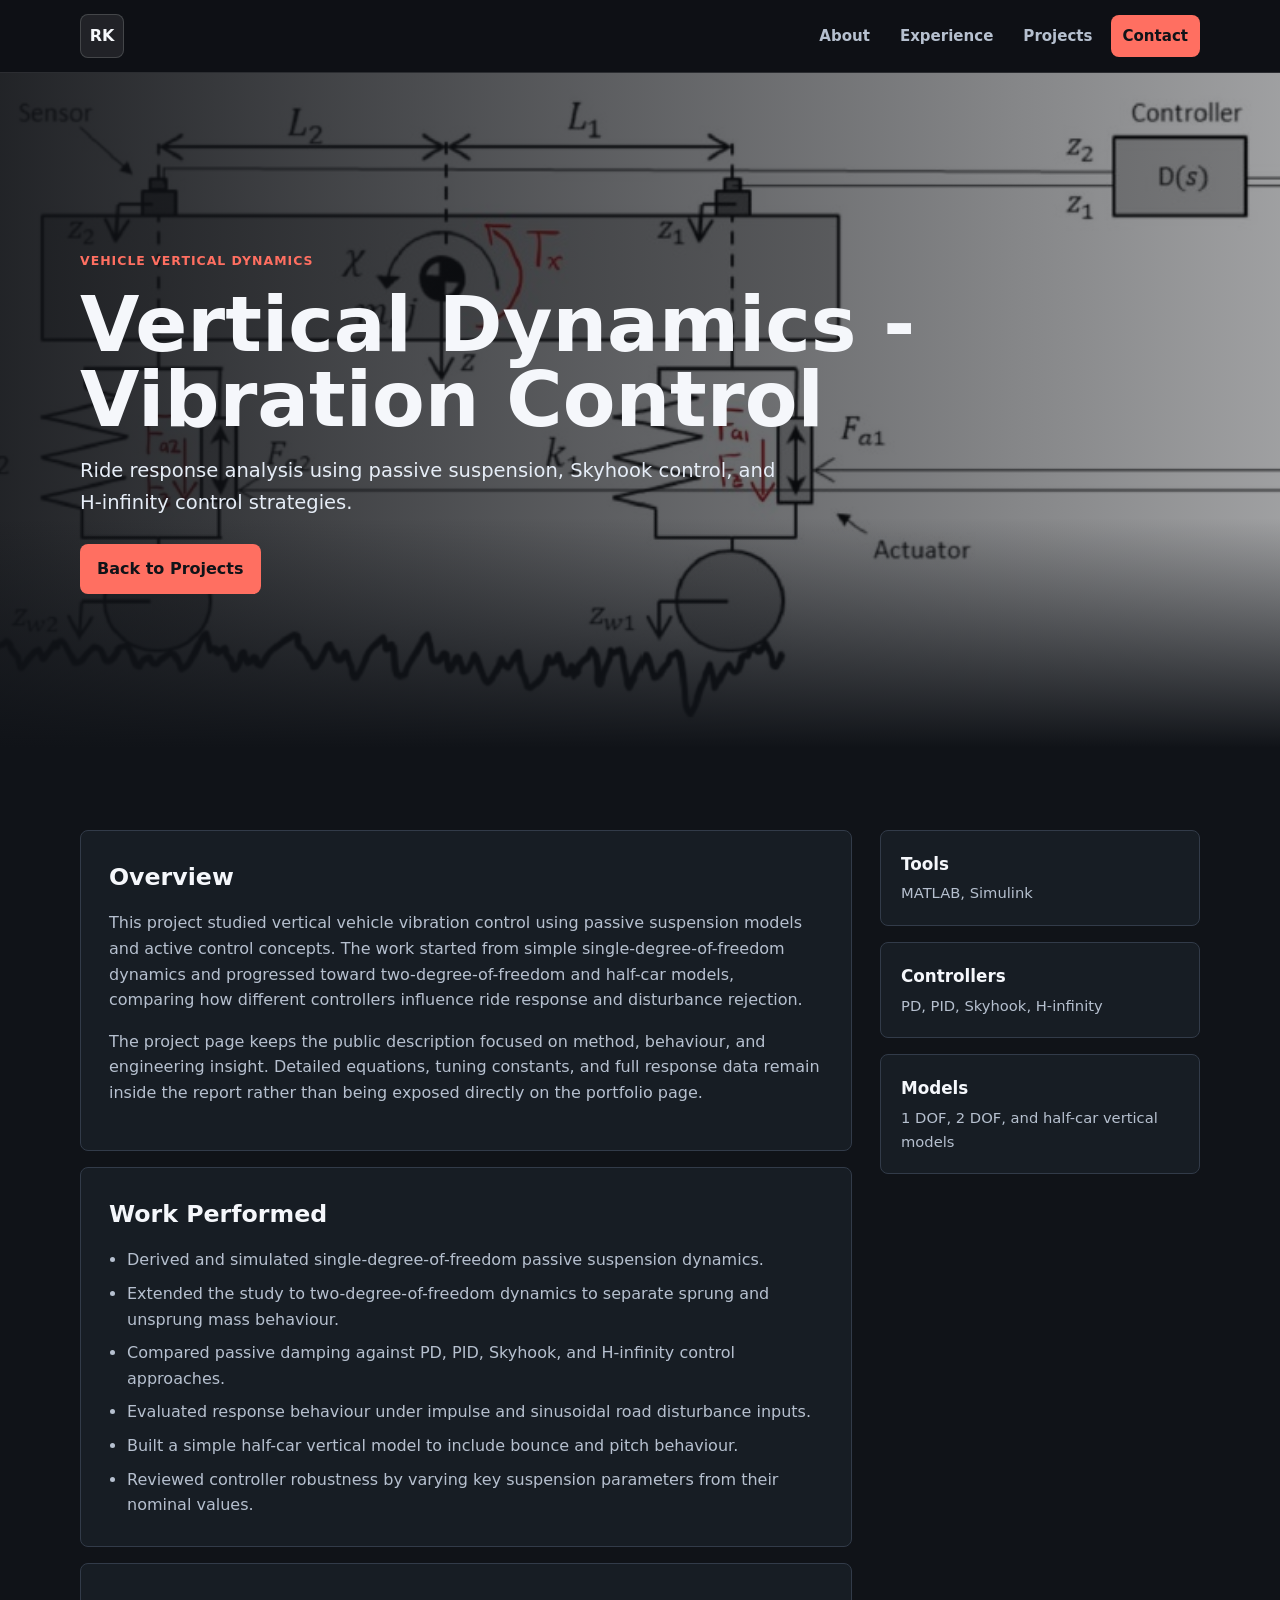
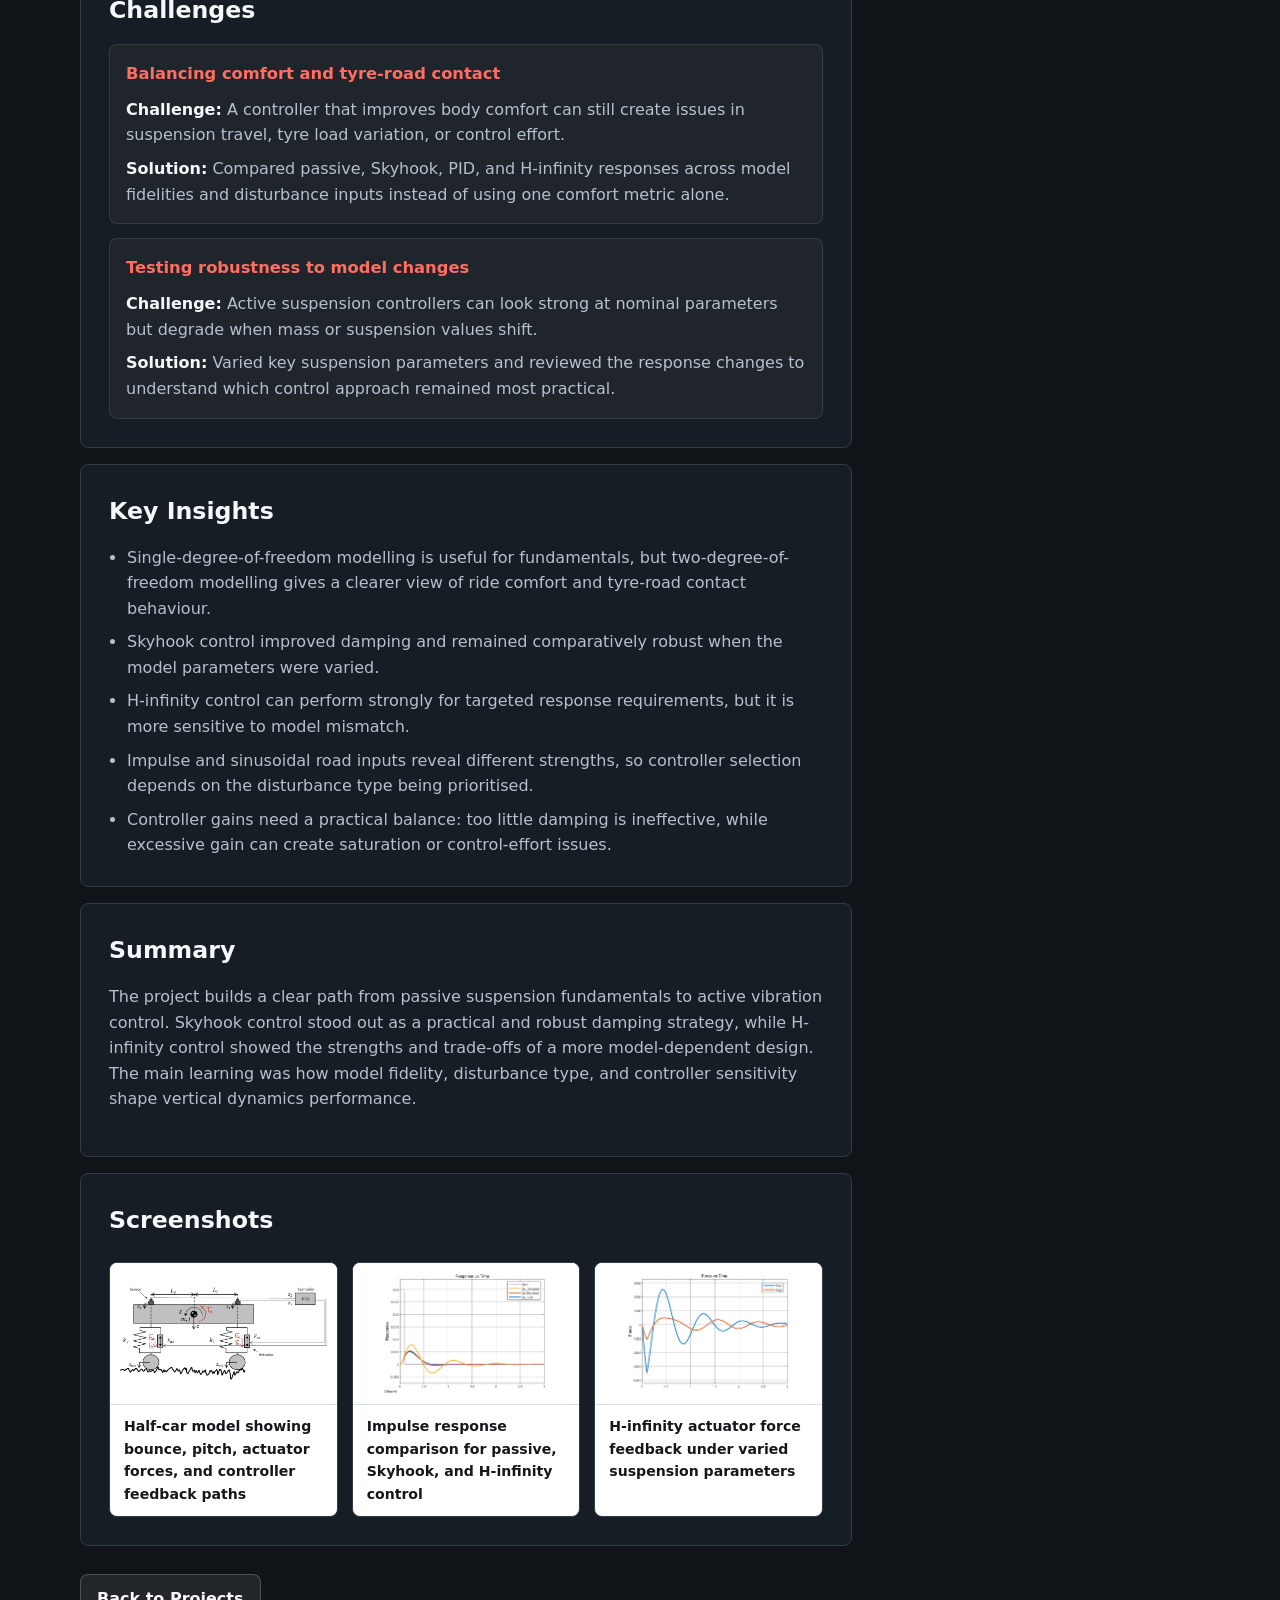
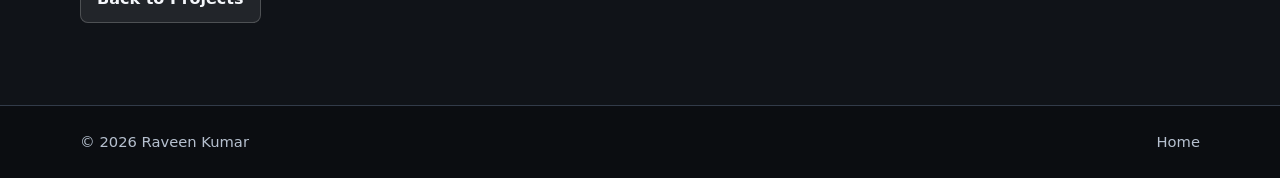
<file: projects/vertical-vibration-control.html>
<!DOCTYPE html>
<html lang="en">
<head>
  <meta charset="UTF-8">
  <meta name="viewport" content="width=device-width, initial-scale=1.0">
  <meta name="description" content="Vertical vehicle dynamics vibration control project by Raveen Kumar.">
  <title>Vertical Dynamics - Vibration Control | Raveen Kumar</title>
  <link rel="stylesheet" href="../styles.css">
</head>
<body>
  <header class="site-header">
    <nav class="nav" aria-label="Main navigation">
      <a class="brand" href="../index.html" aria-label="Raveen Kumar home">RK</a>
      <div class="nav-links">
        <a href="../index.html#about">About</a>
        <a href="../index.html#experience">Experience</a>
        <a href="../index.html#projects">Projects</a>
        <a class="primary" href="../index.html#contact">Contact</a>
      </div>
    </nav>
  </header>

  <main>
    <section class="page-hero project-image-vertical">
      <div class="page-hero-inner">
        <p class="eyebrow">Vehicle Vertical Dynamics</p>
        <h1>Vertical Dynamics - Vibration Control</h1>
        <p class="page-copy">
          Ride response analysis using passive suspension, Skyhook control, and H-infinity control strategies.
        </p>
        <div class="page-actions">
          <a class="button primary" href="../index.html#projects">Back to Projects</a>
        </div>
      </div>
    </section>

    <section>
      <div class="section-inner project-layout">
        <div class="project-main">
          <article class="content-card">
            <h2>Overview</h2>
            <p>
              This project studied vertical vehicle vibration control using passive suspension models and active
              control concepts. The work started from simple single-degree-of-freedom dynamics and progressed toward
              two-degree-of-freedom and half-car models, comparing how different controllers influence ride response
              and disturbance rejection.
            </p>
            <p>
              The project page keeps the public description focused on method, behaviour, and engineering insight.
              Detailed equations, tuning constants, and full response data remain inside the report rather than being
              exposed directly on the portfolio page.
            </p>
          </article>

          <article class="content-card">
            <h2>Work Performed</h2>
            <ul class="check-list">
              <li>Derived and simulated single-degree-of-freedom passive suspension dynamics.</li>
              <li>Extended the study to two-degree-of-freedom dynamics to separate sprung and unsprung mass behaviour.</li>
              <li>Compared passive damping against PD, PID, Skyhook, and H-infinity control approaches.</li>
              <li>Evaluated response behaviour under impulse and sinusoidal road disturbance inputs.</li>
              <li>Built a simple half-car vertical model to include bounce and pitch behaviour.</li>
              <li>Reviewed controller robustness by varying key suspension parameters from their nominal values.</li>
            </ul>
          </article>

          <article class="content-card challenge-card">
            <h2>Challenges</h2>
            <div class="challenge-list">
              <div class="challenge-item">
                <h3>Balancing comfort and tyre-road contact</h3>
                <p><strong>Challenge:</strong> A controller that improves body comfort can still create issues in suspension travel, tyre load variation, or control effort.</p>
                <p><strong>Solution:</strong> Compared passive, Skyhook, PID, and H-infinity responses across model fidelities and disturbance inputs instead of using one comfort metric alone.</p>
              </div>
              <div class="challenge-item">
                <h3>Testing robustness to model changes</h3>
                <p><strong>Challenge:</strong> Active suspension controllers can look strong at nominal parameters but degrade when mass or suspension values shift.</p>
                <p><strong>Solution:</strong> Varied key suspension parameters and reviewed the response changes to understand which control approach remained most practical.</p>
              </div>
            </div>
          </article>

          <article class="content-card">
            <h2>Key Insights</h2>
            <ul class="check-list">
              <li>Single-degree-of-freedom modelling is useful for fundamentals, but two-degree-of-freedom modelling gives a clearer view of ride comfort and tyre-road contact behaviour.</li>
              <li>Skyhook control improved damping and remained comparatively robust when the model parameters were varied.</li>
              <li>H-infinity control can perform strongly for targeted response requirements, but it is more sensitive to model mismatch.</li>
              <li>Impulse and sinusoidal road inputs reveal different strengths, so controller selection depends on the disturbance type being prioritised.</li>
              <li>Controller gains need a practical balance: too little damping is ineffective, while excessive gain can create saturation or control-effort issues.</li>
            </ul>
          </article>

          <article class="content-card">
            <h2>Summary</h2>
            <p>
              The project builds a clear path from passive suspension fundamentals to active vibration control.
              Skyhook control stood out as a practical and robust damping strategy, while H-infinity control showed
              the strengths and trade-offs of a more model-dependent design. The main learning was how model fidelity,
              disturbance type, and controller sensitivity shape vertical dynamics performance.
            </p>
          </article>

          <article class="content-card">
            <h2>Screenshots</h2>
            <div class="report-figure-grid three" aria-label="Vertical vibration control report screenshots">
              <figure class="report-figure contain">
                <img src="../Project%20files/Vertical-dynamics/vertical-half-car-model.jpg" alt="Half-car vertical vibration model with sensors, actuators, and controller feedback">
                <figcaption>Half-car model showing bounce, pitch, actuator forces, and controller feedback paths</figcaption>
              </figure>
              <figure class="report-figure contain">
                <img src="../Project%20files/Vertical-dynamics/vertical-impulse-response.png" alt="Impulse response comparison for passive, Skyhook, and H-infinity vertical vibration control">
                <figcaption>Impulse response comparison for passive, Skyhook, and H-infinity control</figcaption>
              </figure>
              <figure class="report-figure contain">
                <img src="../Project%20files/Vertical-dynamics/vertical-robustness-force-feedback.png" alt="H-infinity actuator force feedback response after suspension parameter variation">
                <figcaption>H-infinity actuator force feedback under varied suspension parameters</figcaption>
              </figure>
            </div>
          </article>
        </div>

        <aside class="project-sidebar">
          <div class="info-card">
            <strong>Tools</strong>
            <span>MATLAB, Simulink</span>
          </div>
          <div class="info-card">
            <strong>Controllers</strong>
            <span>PD, PID, Skyhook, H-infinity</span>
          </div>
          <div class="info-card">
            <strong>Models</strong>
            <span>1 DOF, 2 DOF, and half-car vertical models</span>
          </div>
        </aside>
      </div>
      <div class="project-bottom-actions">
        <a class="button secondary" href="../index.html#projects">Back to Projects</a>
      </div>
    </section>
  </main>

  <footer class="footer">
    <div class="footer-inner">
      <span>&copy; 2026 Raveen Kumar</span>
      <span><a href="../index.html">Home</a></span>
    </div>
  </footer>
</body>
</html>
</file>
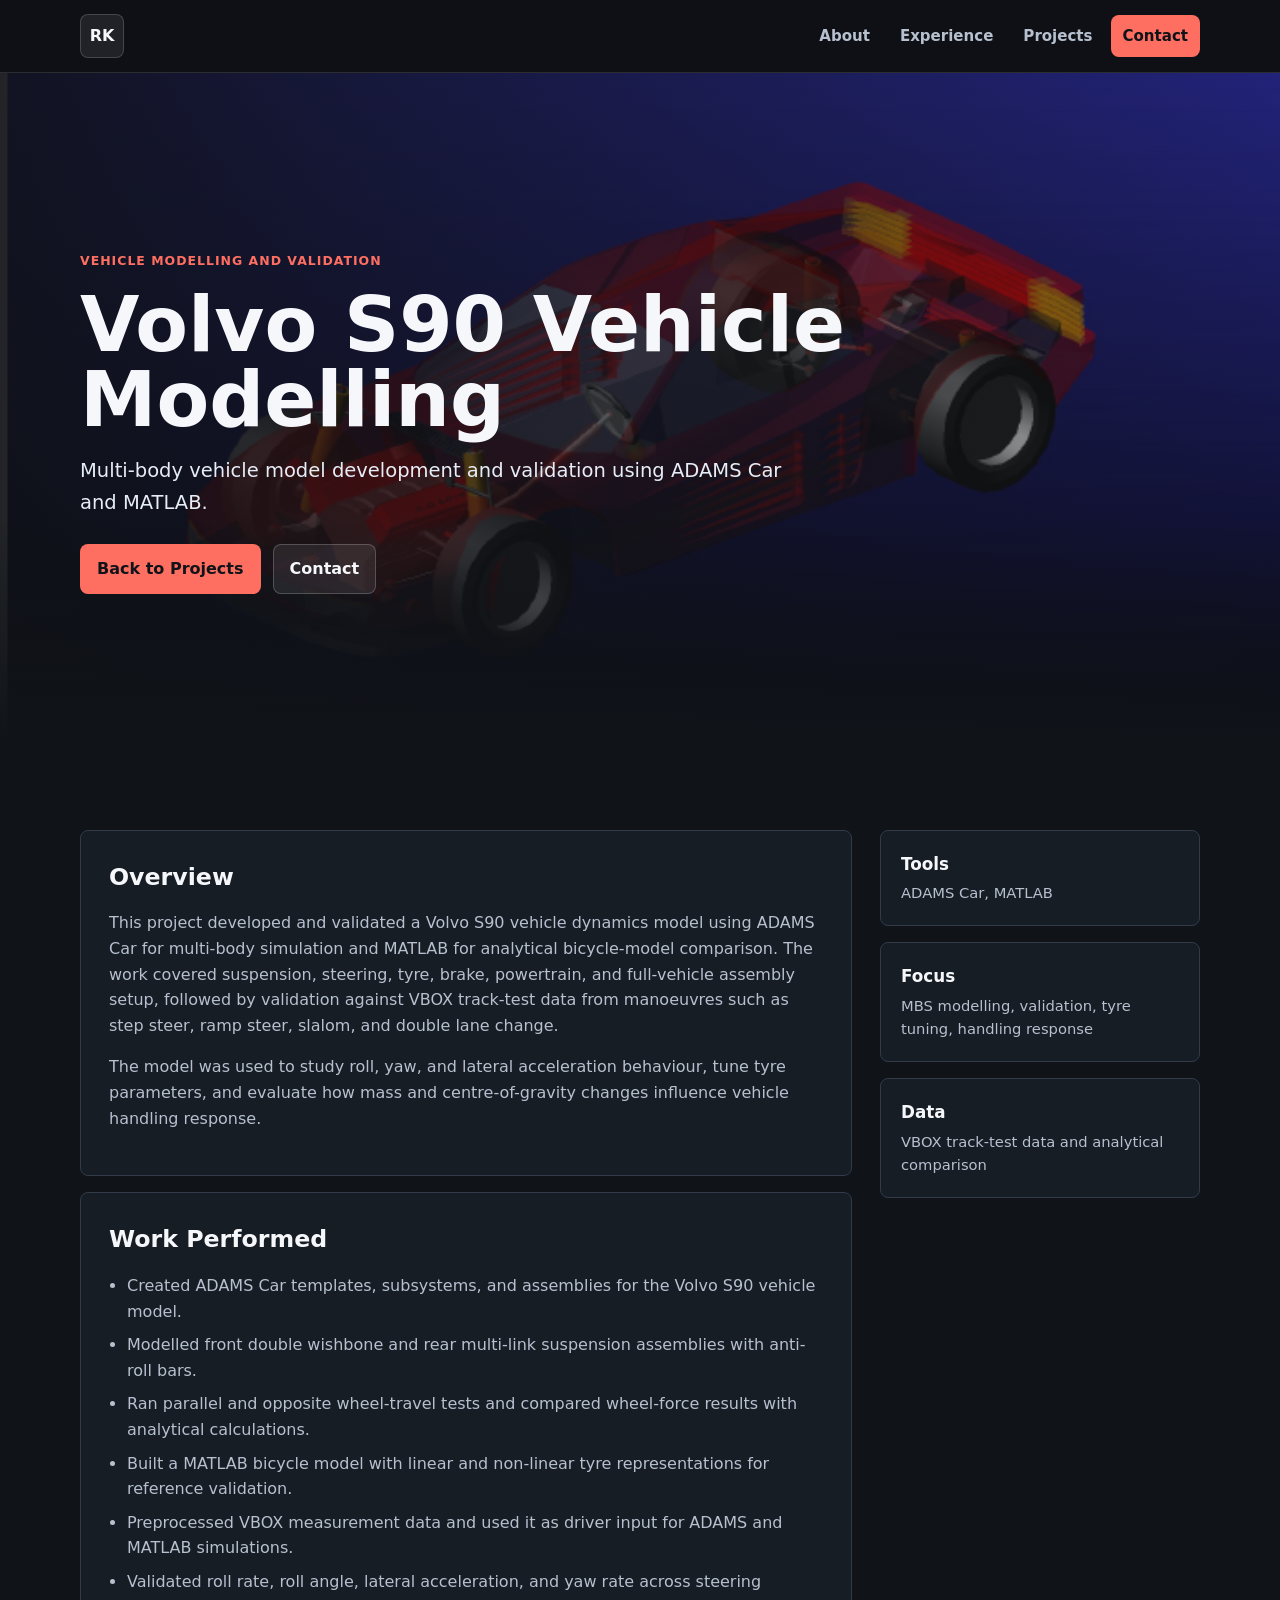
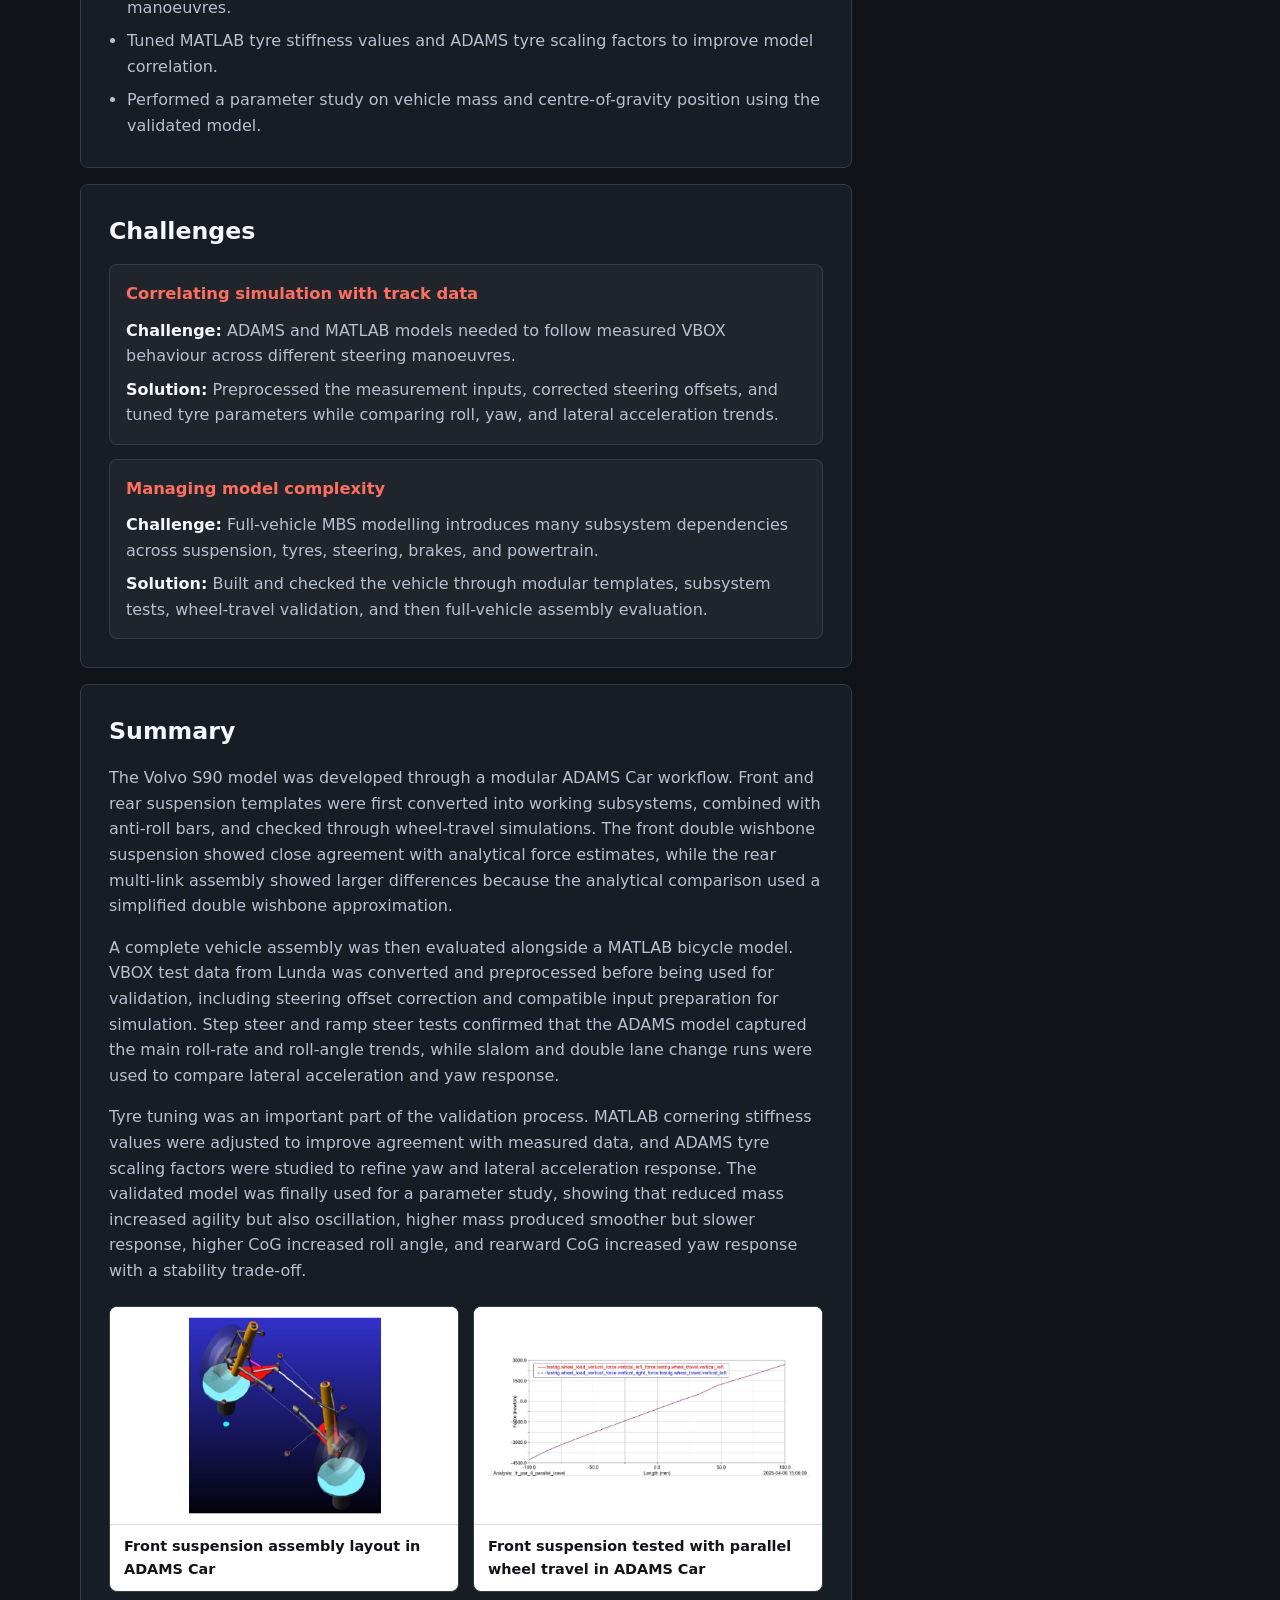
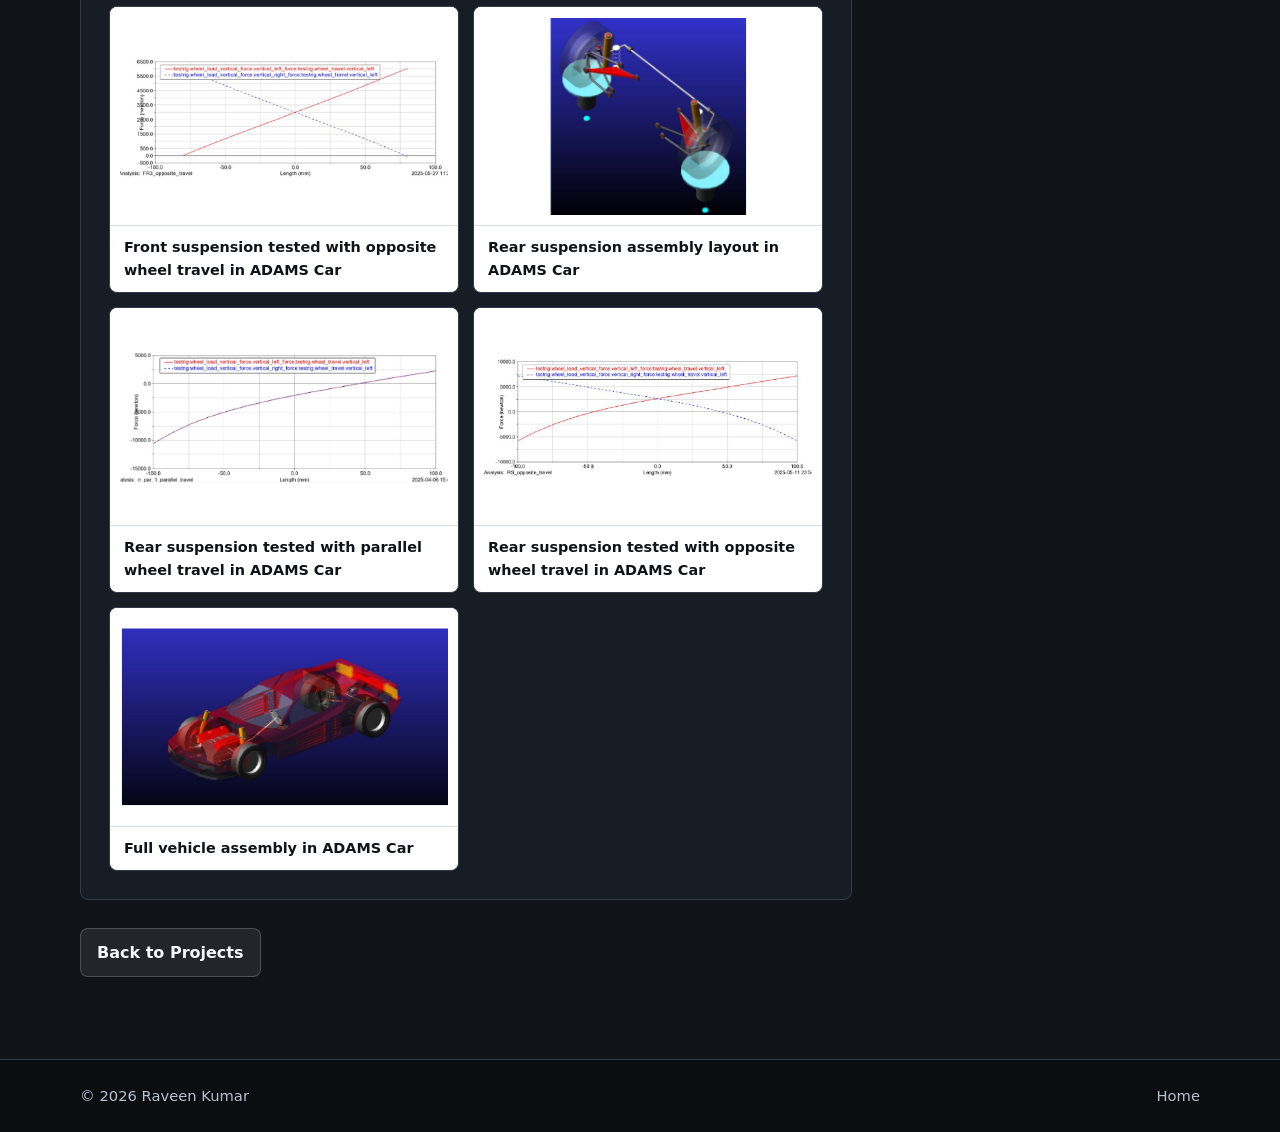
<file: projects/volvo-s90-modelling.html>
<!DOCTYPE html>
<html lang="en">
<head>
  <meta charset="UTF-8">
  <meta name="viewport" content="width=device-width, initial-scale=1.0">
  <meta name="description" content="Volvo S90 vehicle modelling and validation project by Raveen Kumar.">
  <title>Volvo S90 Vehicle Modelling | Raveen Kumar</title>
  <link rel="stylesheet" href="../styles.css">
</head>
<body>
  <header class="site-header">
    <nav class="nav" aria-label="Main navigation">
      <a class="brand" href="../index.html" aria-label="Raveen Kumar home">RK</a>
      <div class="nav-links">
        <a href="../index.html#about">About</a>
        <a href="../index.html#experience">Experience</a>
        <a href="../index.html#projects">Projects</a>
        <a class="primary" href="../index.html#contact">Contact</a>
      </div>
    </nav>
  </header>

  <main>
    <section class="page-hero project-image-volvo">
      <div class="page-hero-inner">
        <p class="eyebrow">Vehicle Modelling and Validation</p>
        <h1>Volvo S90 Vehicle Modelling</h1>
        <p class="page-copy">
          Multi-body vehicle model development and validation using ADAMS Car and MATLAB.
        </p>
        <div class="page-actions">
          <a class="button primary" href="../index.html#projects">Back to Projects</a>
          <a class="button secondary" href="../index.html#contact">Contact</a>
        </div>
      </div>
    </section>

    <section>
      <div class="section-inner project-layout">
        <div class="project-main">
          <article class="content-card">
            <h2>Overview</h2>
            <p>
              This project developed and validated a Volvo S90 vehicle dynamics model using ADAMS Car for
              multi-body simulation and MATLAB for analytical bicycle-model comparison. The work covered
              suspension, steering, tyre, brake, powertrain, and full-vehicle assembly setup, followed by
              validation against VBOX track-test data from manoeuvres such as step steer, ramp steer, slalom,
              and double lane change.
            </p>
            <p>
              The model was used to study roll, yaw, and lateral acceleration behaviour, tune tyre parameters,
              and evaluate how mass and centre-of-gravity changes influence vehicle handling response.
            </p>
          </article>

          <article class="content-card">
            <h2>Work Performed</h2>
            <ul class="check-list">
              <li>Created ADAMS Car templates, subsystems, and assemblies for the Volvo S90 vehicle model.</li>
              <li>Modelled front double wishbone and rear multi-link suspension assemblies with anti-roll bars.</li>
              <li>Ran parallel and opposite wheel-travel tests and compared wheel-force results with analytical calculations.</li>
              <li>Built a MATLAB bicycle model with linear and non-linear tyre representations for reference validation.</li>
              <li>Preprocessed VBOX measurement data and used it as driver input for ADAMS and MATLAB simulations.</li>
              <li>Validated roll rate, roll angle, lateral acceleration, and yaw rate across steering manoeuvres.</li>
              <li>Tuned MATLAB tyre stiffness values and ADAMS tyre scaling factors to improve model correlation.</li>
              <li>Performed a parameter study on vehicle mass and centre-of-gravity position using the validated model.</li>
            </ul>
          </article>

          <article class="content-card challenge-card">
            <h2>Challenges</h2>
            <div class="challenge-list">
              <div class="challenge-item">
                <h3>Correlating simulation with track data</h3>
                <p><strong>Challenge:</strong> ADAMS and MATLAB models needed to follow measured VBOX behaviour across different steering manoeuvres.</p>
                <p><strong>Solution:</strong> Preprocessed the measurement inputs, corrected steering offsets, and tuned tyre parameters while comparing roll, yaw, and lateral acceleration trends.</p>
              </div>
              <div class="challenge-item">
                <h3>Managing model complexity</h3>
                <p><strong>Challenge:</strong> Full-vehicle MBS modelling introduces many subsystem dependencies across suspension, tyres, steering, brakes, and powertrain.</p>
                <p><strong>Solution:</strong> Built and checked the vehicle through modular templates, subsystem tests, wheel-travel validation, and then full-vehicle assembly evaluation.</p>
              </div>
            </div>
          </article>

          <article class="content-card">
            <h2>Summary</h2>
            <p>
              The Volvo S90 model was developed through a modular ADAMS Car workflow. Front and rear
              suspension templates were first converted into working subsystems, combined with anti-roll bars,
              and checked through wheel-travel simulations. The front double wishbone suspension showed close
              agreement with analytical force estimates, while the rear multi-link assembly showed larger
              differences because the analytical comparison used a simplified double wishbone approximation.
            </p>
            <p>
              A complete vehicle assembly was then evaluated alongside a MATLAB bicycle model. VBOX test data
              from Lunda was converted and preprocessed before being used for validation, including steering
              offset correction and compatible input preparation for simulation. Step steer and ramp steer
              tests confirmed that the ADAMS model captured the main roll-rate and roll-angle trends, while
              slalom and double lane change runs were used to compare lateral acceleration and yaw response.
            </p>
            <p>
              Tyre tuning was an important part of the validation process. MATLAB cornering stiffness values
              were adjusted to improve agreement with measured data, and ADAMS tyre scaling factors were
              studied to refine yaw and lateral acceleration response. The validated model was finally used
              for a parameter study, showing that reduced mass increased agility but also oscillation, higher
              mass produced smoother but slower response, higher CoG increased roll angle, and rearward CoG
              increased yaw response with a stability trade-off.
            </p>

            <div class="Adams-grid" aria-label="Adams Car model layout">
              <figure class="Adams-layout">
                <img src="../Project%20files/Car-MBS-Adams/FSA.png" alt="Front suspension assembly layout in ADAMS Car">
                <figcaption>Front suspension assembly layout in ADAMS Car</figcaption>
              </figure>
              <figure class="Adams-layout">
                <img src="../Project%20files/Car-MBS-Adams/FSA-p.png" alt="Front suspension tested with parallel wheel travel in ADAMS Car">
                <figcaption>Front suspension tested with parallel wheel travel in ADAMS Car</figcaption>
              </figure>
              <figure class="Adams-layout">
                <img src="../Project%20files/Car-MBS-Adams/FSA-o.png" alt="Front suspension tested with opposite wheel travel in ADAMS Car">
                <figcaption>Front suspension tested with opposite wheel travel in ADAMS Car</figcaption>
              </figure>
              <figure class="Adams-layout">
                <img src="../Project%20files/Car-MBS-Adams/RSA.png" alt="Rear suspension assembly layout in ADAMS Car">
                <figcaption>Rear suspension assembly layout in ADAMS Car</figcaption>
              </figure>
              <figure class="Adams-layout">
                <img src="../Project%20files/Car-MBS-Adams/RSA-p.png" alt="Rear suspension tested with parallel wheel travel in ADAMS Car">
                <figcaption>Rear suspension tested with parallel wheel travel in ADAMS Car</figcaption>
              </figure>
              <figure class="Adams-layout">
                <img src="../Project%20files/Car-MBS-Adams/RSA-o.png" alt="Rear suspension tested with opposite wheel travel in ADAMS Car">
                <figcaption>Rear suspension tested with opposite wheel travel in ADAMS Car</figcaption>
              </figure>
              <figure class="Adams-layout">
                <img src="../Project%20files/Car-MBS-Adams/FVA.png" alt="Full vehicle assembly in ADAMS Car">
                <figcaption>Full vehicle assembly in ADAMS Car</figcaption>
              </figure>
            </div>
          </article>
        </div>

        <aside class="project-sidebar">
          <div class="info-card">
            <strong>Tools</strong>
            <span>ADAMS Car, MATLAB</span>
          </div>
          <div class="info-card">
            <strong>Focus</strong>
            <span>MBS modelling, validation, tyre tuning, handling response</span>
          </div>
          <div class="info-card">
            <strong>Data</strong>
            <span>VBOX track-test data and analytical comparison</span>
          </div>
        </aside>
      </div>
      <div class="project-bottom-actions">
        <a class="button secondary" href="../index.html#projects">Back to Projects</a>
      </div>
    </section>
  </main>

  <footer class="footer">
    <div class="footer-inner">
      <span>&copy; 2026 Raveen Kumar</span>
      <span><a href="../index.html">Home</a></span>
    </div>
  </footer>
</body>
</html>
</file>
<file: styles.css>
:root {
  color-scheme: dark;
  --bg: #101318;
  --surface: #171d24;
  --surface-2: #202832;
  --line: #323b49;
  --text: #f5f7fb;
  --muted: #b6c0cf;
  --accent: #ff6f61;
  --accent-2: #74d7ff;
  --ink: #101318;
  --soft: rgba(255, 255, 255, 0.08);
  --shadow: 0 24px 80px rgba(0, 0, 0, 0.28);
}

* {
  box-sizing: border-box;
}

html {
  scroll-behavior: smooth;
}

body {
  margin: 0;
  background: var(--bg);
  color: var(--text);
  font-family: Inter, ui-sans-serif, system-ui, -apple-system, BlinkMacSystemFont, "Segoe UI", sans-serif;
  font-size: 16px;
  line-height: 1.6;
}

img {
  display: block;
  max-width: 100%;
}

a {
  color: inherit;
  text-decoration: none;
}

p,
h1,
h2,
h3,
h4 {
  margin-top: 0;
}

ul {
  margin-bottom: 0;
}

.site-header {
  position: sticky;
  top: 0;
  z-index: 20;
  border-bottom: 1px solid rgba(255, 255, 255, 0.12);
  background: rgba(15, 17, 21, 0.86);
  backdrop-filter: blur(16px);
}

.nav {
  width: min(1120px, calc(100% - 32px));
  min-height: 72px;
  margin: 0 auto;
  display: flex;
  align-items: center;
  justify-content: space-between;
  gap: 18px;
}

.brand {
  display: inline-flex;
  align-items: center;
  justify-content: center;
  width: 44px;
  height: 44px;
  border: 1px solid rgba(255, 255, 255, 0.16);
  border-radius: 8px;
  background: var(--soft);
  font-weight: 800;
  letter-spacing: 0;
}

.nav-links {
  display: flex;
  align-items: center;
  justify-content: flex-end;
  gap: 6px;
  flex-wrap: wrap;
}

.nav-links a {
  min-height: 40px;
  padding: 9px 12px;
  border-radius: 8px;
  color: var(--muted);
  font-size: 0.94rem;
  font-weight: 700;
}

.nav-links a:hover,
.nav-links a:focus-visible,
.inline-link:hover,
.inline-link:focus-visible {
  color: var(--text);
  background: rgba(255, 255, 255, 0.08);
  outline: none;
}

.nav-links .primary {
  color: var(--ink);
  background: var(--accent);
}

.hero {
  min-height: calc(88svh - 72px);
  position: relative;
  isolation: isolate;
  display: grid;
  align-items: center;
  overflow: hidden;
  background:
    linear-gradient(90deg, rgba(15, 17, 21, 0.90) 0%, rgba(15, 17, 21, 0.70) 42%, rgba(15, 17, 21, 0.12) 100%),
    url("BG.png") right bottom / cover no-repeat;
}

.hero::after,
.page-hero::after {
  content: "";
  position: absolute;
  inset: auto 0 0;
  height: 34%;
  background: linear-gradient(0deg, var(--bg), transparent);
  z-index: -1;
}

.section-inner,
.hero-inner {
  width: min(1120px, calc(100% - 32px));
  margin: 0 auto;
}

.hero-inner {
  display: block;
  padding: 76px 0 92px;
}

.eyebrow {
  margin: 0 0 16px;
  color: var(--accent);
  font-weight: 800;
  letter-spacing: 0.08em;
  text-transform: uppercase;
  font-size: 0.78rem;
}

h1 {
  max-width: 760px;
  margin-bottom: 18px;
  font-size: clamp(3rem, 8vw, 5.8rem);
  line-height: 0.98;
  letter-spacing: 0;
}

.hero-role {
  margin-bottom: 12px;
  color: var(--accent);
  font-size: clamp(1.1rem, 2.3vw, 1.45rem);
  font-weight: 800;
}

.hero-copy,
.page-copy {
  max-width: 710px;
  margin-bottom: 26px;
  color: #e6edf7;
  font-size: clamp(1.02rem, 2.2vw, 1.22rem);
}

.hero-actions,
.contact-actions,
.page-actions {
  display: flex;
  flex-wrap: wrap;
  gap: 12px;
  align-items: center;
}

.button {
  display: inline-flex;
  min-height: 46px;
  align-items: center;
  justify-content: center;
  padding: 11px 16px;
  border: 1px solid transparent;
  border-radius: 8px;
  font-weight: 800;
}

.button.primary {
  color: var(--ink);
  background: var(--accent);
}

.button.secondary {
  border-color: rgba(255, 255, 255, 0.2);
  background: rgba(255, 255, 255, 0.08);
}

.inline-link {
  display: inline-flex;
  min-height: 36px;
  align-items: center;
  margin-top: 18px;
  padding: 6px 0;
  color: var(--accent);
  font-weight: 800;
}

.profile-panel {
  align-self: end;
  border: 1px solid rgba(255, 255, 255, 0.16);
  border-radius: 8px;
  background: rgba(15, 17, 21, 0.76);
  box-shadow: var(--shadow);
  overflow: hidden;
}

.profile-panel img {
  width: 100%;
  aspect-ratio: 1 / 1;
  object-fit: cover;
}

.profile-caption {
  padding: 18px;
  border-top: 1px solid rgba(255, 255, 255, 0.14);
}

.profile-caption strong,
.timeline-card strong,
.info-card strong {
  display: block;
  font-size: 1.05rem;
}

.profile-caption span,
.timeline-card span,
.info-card span {
  display: block;
  margin-top: 4px;
  color: var(--muted);
  font-size: 0.92rem;
}

.about-profile {
  align-self: start;
}

section {
  padding: 82px 0;
}

.section-heading {
  display: grid;
  grid-template-columns: minmax(0, 0.75fr) minmax(280px, 1fr);
  gap: 36px;
  align-items: end;
  margin-bottom: 34px;
}

.section-heading h2 {
  margin-bottom: 0;
  font-size: clamp(1.9rem, 3.5vw, 2.8rem);
  line-height: 1.08;
  letter-spacing: 0;
}

.section-heading p {
  margin-bottom: 0;
  color: var(--muted);
  font-size: 1.02rem;
}

.about-grid {
  display: grid;
  grid-template-columns: minmax(240px, 0.48fr) minmax(0, 1fr) minmax(280px, 0.9fr);
  gap: 28px;
  align-items: stretch;
}

.two-column {
  display: grid;
  grid-template-columns: minmax(0, 1.1fr) minmax(280px, 0.9fr);
  gap: 28px;
  align-items: stretch;
}

.about-copy,
.rich-text {
  color: #d7dee9;
  font-size: 1.03rem;
}

.about-copy p:last-child,
.rich-text p:last-child {
  margin-bottom: 0;
}

.stat-grid,
.info-grid {
  display: grid;
  grid-template-columns: repeat(2, minmax(0, 1fr));
  gap: 14px;
}

.stat,
.info-card,
.timeline-card,
.placeholder-card,
.publication-card {
  padding: 20px;
  border: 1px solid var(--line);
  border-radius: 8px;
  background: var(--surface);
}

.stat {
  min-height: 132px;
}

.stat strong {
  display: block;
  color: var(--accent);
  font-size: 0.9rem;
  line-height: 1.2;
  text-transform: uppercase;
}

.stat span {
  display: block;
  margin-top: 10px;
  color: var(--muted);
  font-size: 1rem;
  font-weight: 700;
}

.education-grid {
  display: grid;
  grid-template-columns: minmax(0, 1.1fr) minmax(280px, 0.9fr);
  gap: 16px;
}

.education-card {
  min-height: 220px;
  padding: 26px;
  border: 1px solid var(--line);
  border-radius: 8px;
  background:
    linear-gradient(135deg, rgba(255, 111, 97, 0.08), transparent 46%),
    var(--surface);
}

.education-card h3 {
  max-width: 760px;
  margin-bottom: 12px;
  font-size: clamp(1.35rem, 2.5vw, 2.1rem);
  line-height: 1.12;
}

.education-card p:not(.eyebrow) {
  max-width: 680px;
  color: var(--muted);
}

.skill-grid,
.project-grid,
.timeline-grid {
  display: grid;
  gap: 16px;
}

.skill-grid {
  grid-template-columns: repeat(3, minmax(0, 1fr));
}

.project-grid {
  grid-template-columns: repeat(3, minmax(0, 1fr));
}

.skill-card,
.project-card,
.contact-card {
  border: 1px solid var(--line);
  border-radius: 8px;
  background: var(--surface);
}

.skill-card {
  min-height: 210px;
  padding: 22px;
}

.skill-card h3,
.project-body h3,
.placeholder-card h3,
.publication-card h3 {
  margin-bottom: 12px;
  color: var(--text);
  font-size: 1.12rem;
}

.proficiency-card {
  display: grid;
  align-content: start;
  gap: 14px;
}

.skill-header {
  display: flex;
  align-items: flex-start;
  justify-content: space-between;
  gap: 14px;
}

.skill-header h3 {
  margin-bottom: 0;
}

.skill-level {
  flex: 0 0 auto;
  min-height: 28px;
  display: inline-flex;
  align-items: center;
  border: 1px solid rgba(255, 111, 97, 0.45);
  border-radius: 999px;
  padding: 3px 10px;
  color: var(--accent);
  background: rgba(255, 111, 97, 0.08);
  font-size: 0.78rem;
  font-weight: 800;
}

.proficiency-meter {
  --progress: 25%;
  display: grid;
  gap: 10px;
}

.proficiency-meter.level-basic {
  --progress: 25%;
}

.proficiency-meter.level-intermediate {
  --progress: 50%;
}

.proficiency-meter.level-strong {
  --progress: 75%;
}

.proficiency-meter.level-advanced {
  --progress: 100%;
}

.proficiency-track {
  height: 9px;
  overflow: hidden;
  border-radius: 999px;
  background: rgba(255, 255, 255, 0.1);
}

.proficiency-fill {
  display: block;
  width: var(--progress);
  height: 100%;
  border-radius: inherit;
  background: linear-gradient(90deg, var(--accent), var(--accent-2));
  box-shadow: 0 0 18px rgba(116, 215, 255, 0.28);
}

.proficiency-labels {
  display: grid;
  grid-template-columns: repeat(4, minmax(0, 1fr));
  gap: 6px;
  align-items: center;
}

.proficiency-labels span {
  min-width: 0;
  color: rgba(182, 192, 207, 0.48);
  font-size: 0.72rem;
  font-weight: 800;
  line-height: 1.15;
  overflow-wrap: anywhere;
  text-align: center;
}

.proficiency-labels .is-active {
  color: #ffffff;
  text-shadow: 0 0 14px rgba(116, 215, 255, 0.55);
}

.skill-evidence {
  margin: 0;
  color: var(--muted);
  font-size: 0.94rem;
}

.check-list {
  margin: 0;
  padding-left: 18px;
  color: var(--muted);
}

.check-list li + li {
  margin-top: 8px;
}

.chip-group {
  display: flex;
  flex-wrap: wrap;
  gap: 8px;
}

.skill-chip {
  display: inline-flex;
  min-height: 30px;
  align-items: center;
  border: 1px solid rgba(255, 255, 255, 0.12);
  border-radius: 999px;
  padding: 4px 10px;
  background: rgba(255, 255, 255, 0.06);
  color: #e6edf7;
  font-size: 0.82rem;
  font-weight: 700;
}

.project-card {
  overflow: hidden;
}

.project-card img {
  width: 100%;
  aspect-ratio: 16 / 10;
  object-fit: cover;
  border-bottom: 1px solid var(--line);
}

.project-body {
  padding: 22px;
}

.project-body p,
.placeholder-card p,
.publication-card p {
  color: var(--muted);
  font-size: 0.96rem;
}

.tag-row {
  display: flex;
  flex-wrap: wrap;
  gap: 8px;
  margin-top: 18px;
}

.tag {
  display: inline-flex;
  min-height: 28px;
  align-items: center;
  border: 1px solid rgba(255, 255, 255, 0.14);
  border-radius: 999px;
  padding: 3px 10px;
  color: #dde6f2;
  background: var(--surface-2);
  font-size: 0.8rem;
  font-weight: 700;
}

.timeline-card + .timeline-card {
  margin-top: 14px;
}

.timeline-card p {
  color: var(--muted);
}

.timeline-card .experience-lead {
  margin: 0 0 22px;
  color: var(--accent);
  font-size: 1.08rem;
  font-weight: 800;
  line-height: 1.45;
}

.experience-role {
  margin: 0 0 6px;
  color: var(--text);
  font-size: 1rem;
  font-weight: 800;
}

.employer-name {
  margin: 0;
  color: var(--text);
  font-size: clamp(1.55rem, 3vw, 2.35rem);
  line-height: 1.05;
}

.experience-meta {
  margin: 6px 0 18px;
  color: var(--muted);
  font-size: 0.95rem;
  font-weight: 700;
}

.timeline-card .tag-row {
  margin-top: 16px;
}

.contact {
  background: var(--bg);
}

.contact-card {
  max-width: 940px;
  padding: 32px;
  background:
    linear-gradient(135deg, rgba(255, 111, 97, 0.1), rgba(116, 215, 255, 0.04) 42%, transparent),
    rgba(23, 27, 34, 0.92);
  box-shadow: var(--shadow);
}

.contact-card h2 {
  margin-bottom: 12px;
  font-size: clamp(2rem, 4vw, 3rem);
  line-height: 1.05;
}

.contact-card p {
  color: var(--muted);
  font-size: 1.02rem;
}

.contact-layout {
  display: grid;
  grid-template-columns: minmax(320px, 0.95fr) minmax(260px, 1fr);
  gap: 28px;
  align-items: start;
}

.contact-form {
  display: grid;
  gap: 14px;
}

.field {
  display: grid;
  gap: 8px;
}

.field span {
  color: var(--text);
  font-size: 0.92rem;
  font-weight: 700;
}

.field input,
.field textarea {
  width: 100%;
  border: 1px solid rgba(255, 255, 255, 0.16);
  border-radius: 8px;
  background: rgba(255, 255, 255, 0.06);
  color: var(--text);
  padding: 12px 14px;
  font: inherit;
}

.field input::placeholder,
.field textarea::placeholder {
  color: #92a0b4;
}

.field input:focus,
.field textarea:focus {
  outline: 2px solid rgba(106, 183, 255, 0.35);
  outline-offset: 0;
  border-color: rgba(106, 183, 255, 0.5);
}

.field textarea {
  resize: vertical;
  min-height: 130px;
}

.contact-submit {
  width: 100%;
  justify-content: center;
}

.contact-copy {
  display: grid;
  gap: 18px;
}

.contact-list {
  display: grid;
  gap: 10px;
}

.contact-link {
  display: inline-flex;
  align-items: center;
  gap: 10px;
  min-height: 28px;
  color: #e6edf7;
  font-weight: 700;
}

.contact-icon {
  width: 20px;
  height: 20px;
  flex: 0 0 auto;
  color: var(--accent);
  fill: none;
  stroke: currentColor;
  stroke-linecap: round;
  stroke-linejoin: round;
  stroke-width: 1.8;
}

.page-hero {
  min-height: 460px;
  position: relative;
  isolation: isolate;
  display: grid;
  align-items: end;
  overflow: hidden;
  background:
    linear-gradient(90deg, rgba(15, 17, 21, 0.92), rgba(15, 17, 21, 0.40)),
    var(--project-image, url("BG.png")) center / cover no-repeat;
}

.project-image-suspension {
  --project-image: url("Car_bg.jpg");
}

.project-image-volvo {
  --project-image: url("Project%20files/Car-MBS-Adams/FVA.png");
}

.project-image-slip {
  --project-image: url("Project%20files/Longitudinal-dynamics/longitudinal-hero.png");
}

.project-image-lateral {
  --project-image: url("Project%20files/Lateral-dynamics/lateral-hero.png");
}

.project-image-clutch {
  --project-image: url("Project%20files/Clutch-modelling/clutch-modelling.png");
}

.project-image-brake {
  --project-image: url("Project%20files/Brake-system-design/Adhesion-utilisation-1.png");
}

.project-image-powertrain {
  --project-image: url("Powertrain-diagram.png");
}

.project-image-vertical {
  --project-image: url("Project%20files/Vertical-dynamics/vertical-hero.jpg");
}

.project-image-aircraft {
  --project-image: url("Car%20bg.png");
}

.project-image-ers {
  --project-image: url("Project%20files/Electrified-road-systems/ers-catenary-road.jpg");
}

.project-image-truck-simulator {
  --project-image: url("Project%20files/Truck-simulator/truck-simulator-testbed.jpg");
}

.project-image-acoustics {
  --project-image: url("Project%20files/Vehicle-acoustics/vehicle-acoustics-spl.png");
}

.page-hero-inner {
  width: min(1120px, calc(100% - 32px));
  margin: 0 auto;
  padding: 96px 0 72px;
}

.page-hero h1 {
  max-width: 900px;
  font-size: clamp(2.35rem, 6.5vw, 4.8rem);
}

.project-layout {
  display: grid;
  grid-template-columns: minmax(0, 1fr) 320px;
  gap: 28px;
  align-items: start;
}

.project-main,
.project-sidebar {
  display: grid;
  gap: 16px;
  min-width: 0;
}

.content-card {
  min-width: 0;
  padding: 28px;
  border: 1px solid var(--line);
  border-radius: 8px;
  background: var(--surface);
}

.content-card h2 {
  margin-bottom: 14px;
  font-size: 1.48rem;
}

.content-card p,
.content-card li {
  color: var(--muted);
}

.table-wrap {
  width: 100%;
  overflow-x: auto;
}

.project-table {
  width: 100%;
  border-collapse: collapse;
  color: var(--muted);
  font-size: 0.95rem;
}

.project-table th,
.project-table td {
  padding: 12px 14px;
  border-bottom: 1px solid var(--line);
  text-align: left;
  white-space: nowrap;
}

.project-table th {
  color: var(--text);
  background: var(--surface-2);
  font-weight: 800;
}

.project-table tbody tr:last-child td {
  border-bottom: 0;
}

.gear-plot-grid {
  display: grid;
  gap: 16px;
  margin-top: 22px;
}

.engine-plot-grid,
.brake-plot-grid,
.Adams-grid {
  display: grid;
  gap: 14px;
  margin-top: 22px;
}

.engine-plot-grid,
.brake-plot-grid {
  grid-template-columns: repeat(2, minmax(0, 1fr));
}

.Adams-grid {
  grid-template-columns: repeat(2, minmax(0, 1fr));
}

.gear-plot,
.engine-plot,
.brake-plot,
.Adams-layout {
  margin: 0;
  overflow: hidden;
  border: 1px solid var(--line);
  border-radius: 8px;
  background: #ffffff;
}

.gear-plot img,
.engine-plot img,
.brake-plot img,
.Adams-layout img {
  width: 100%;
  background: #ffffff;
}

.engine-plot img,
.brake-plot img,
.Adams-layout img {
  aspect-ratio: 16 / 10;
  object-fit: contain;
  padding: 10px;
}

.gear-plot figcaption,
.engine-plot figcaption,
.brake-plot figcaption,
.Adams-layout figcaption {
  padding: 10px 14px;
  border-top: 1px solid #d7dee9;
  color: var(--ink);
  font-size: 0.9rem;
  font-weight: 800;
}

.challenge-list {
  display: grid;
  gap: 14px;
}

.challenge-item {
  padding: 16px;
  border: 1px solid rgba(255, 255, 255, 0.1);
  border-radius: 8px;
  background: rgba(255, 255, 255, 0.04);
}

.challenge-item h3 {
  margin-bottom: 10px;
  color: var(--accent);
  font-size: 1.02rem;
}

.challenge-item p {
  margin: 0;
}

.challenge-item p + p {
  margin-top: 8px;
}

.challenge-item strong {
  color: var(--text);
}

.project-bottom-actions {
  width: min(1120px, calc(100% - 32px));
  margin: 28px auto 0;
  display: flex;
  flex-direction: column;
  gap: 12px;
  align-items: flex-start;
  justify-content: flex-start;
}

.source-note {
  margin: 0;
  color: var(--muted);
  font-size: 0.92rem;
}

.source-note a {
  color: var(--accent);
  font-weight: 800;
}

.report-figure-grid {
  display: grid;
  grid-template-columns: repeat(2, minmax(0, 1fr));
  gap: 14px;
  margin-top: 22px;
}

.report-figure-grid.three {
  grid-template-columns: repeat(3, minmax(0, 1fr));
}

.report-figure-grid.stacked {
  grid-template-columns: 1fr;
}

.report-figure-grid.stacked .report-figure img {
  aspect-ratio: 16 / 7;
}

.report-figure-grid.stacked .report-figure:first-child img {
  aspect-ratio: 16 / 9;
}

.report-figure {
  margin: 0;
  overflow: hidden;
  border: 1px solid var(--line);
  border-radius: 8px;
  background: #ffffff;
}

.report-figure img {
  width: 100%;
  aspect-ratio: 16 / 10;
  object-fit: cover;
  background: #ffffff;
}

.report-figure.contain img {
  object-fit: contain;
  padding: 10px;
}

.report-figure figcaption {
  min-height: 52px;
  padding: 10px 14px;
  border-top: 1px solid #d7dee9;
  color: #15171b;
  font-size: 0.88rem;
  font-weight: 800;
}

.placeholder-card {
  border-style: dashed;
  background: rgba(31, 38, 48, 0.54);
}

.project-visual-grid {
  display: grid;
  grid-template-columns: repeat(3, minmax(0, 1fr));
  gap: 14px;
}

.image-placeholder {
  min-height: 150px;
  display: grid;
  align-content: center;
  gap: 8px;
  padding: 18px;
  border: 1px dashed rgba(255, 255, 255, 0.24);
  border-radius: 8px;
  background: rgba(31, 38, 48, 0.58);
}

.image-placeholder strong {
  color: var(--text);
  font-size: 1rem;
}

.image-placeholder span {
  color: var(--muted);
  font-size: 0.92rem;
}

.footer {
  border-top: 1px solid var(--line);
  padding: 24px 0;
  color: var(--muted);
  background: #0b0d11;
  font-size: 0.92rem;
}

.footer-inner {
  width: min(1120px, calc(100% - 32px));
  margin: 0 auto;
  display: flex;
  justify-content: space-between;
  gap: 16px;
  flex-wrap: wrap;
}

@media (max-width: 900px) {
  .hero-inner,
  .section-heading,
  .about-grid,
  .two-column,
  .education-grid,
  .skill-grid,
  .project-grid,
  .project-visual-grid,
  .engine-plot-grid,
  .brake-plot-grid,
  .Adams-grid,
  .report-figure-grid,
  .report-figure-grid.three,
  .project-layout,
  .contact-layout {
    grid-template-columns: 1fr;
  }

  .hero {
    min-height: auto;
    background:
      linear-gradient(180deg, rgba(15, 17, 21, 0.92), rgba(15, 17, 21, 0.62)),
      url("BG.png") center bottom / cover no-repeat;
  }

  .hero-inner {
    padding: 58px 0 74px;
  }

  .profile-panel {
    max-width: 320px;
  }

  .about-profile {
    order: -1;
  }

  .project-sidebar {
    grid-template-columns: repeat(2, minmax(0, 1fr));
  }
}

@media (max-width: 620px) {
  .nav {
    min-height: auto;
    padding: 12px 0;
    align-items: flex-start;
  }

  .nav-links {
    gap: 2px;
  }

  .nav-links a {
    padding: 8px 9px;
    font-size: 0.84rem;
  }

  section {
    padding: 64px 0;
  }

  .stat-grid,
  .info-grid,
  .project-sidebar {
    grid-template-columns: 1fr;
  }

  .contact-card,
  .content-card {
    padding: 24px;
  }
}
</file>
